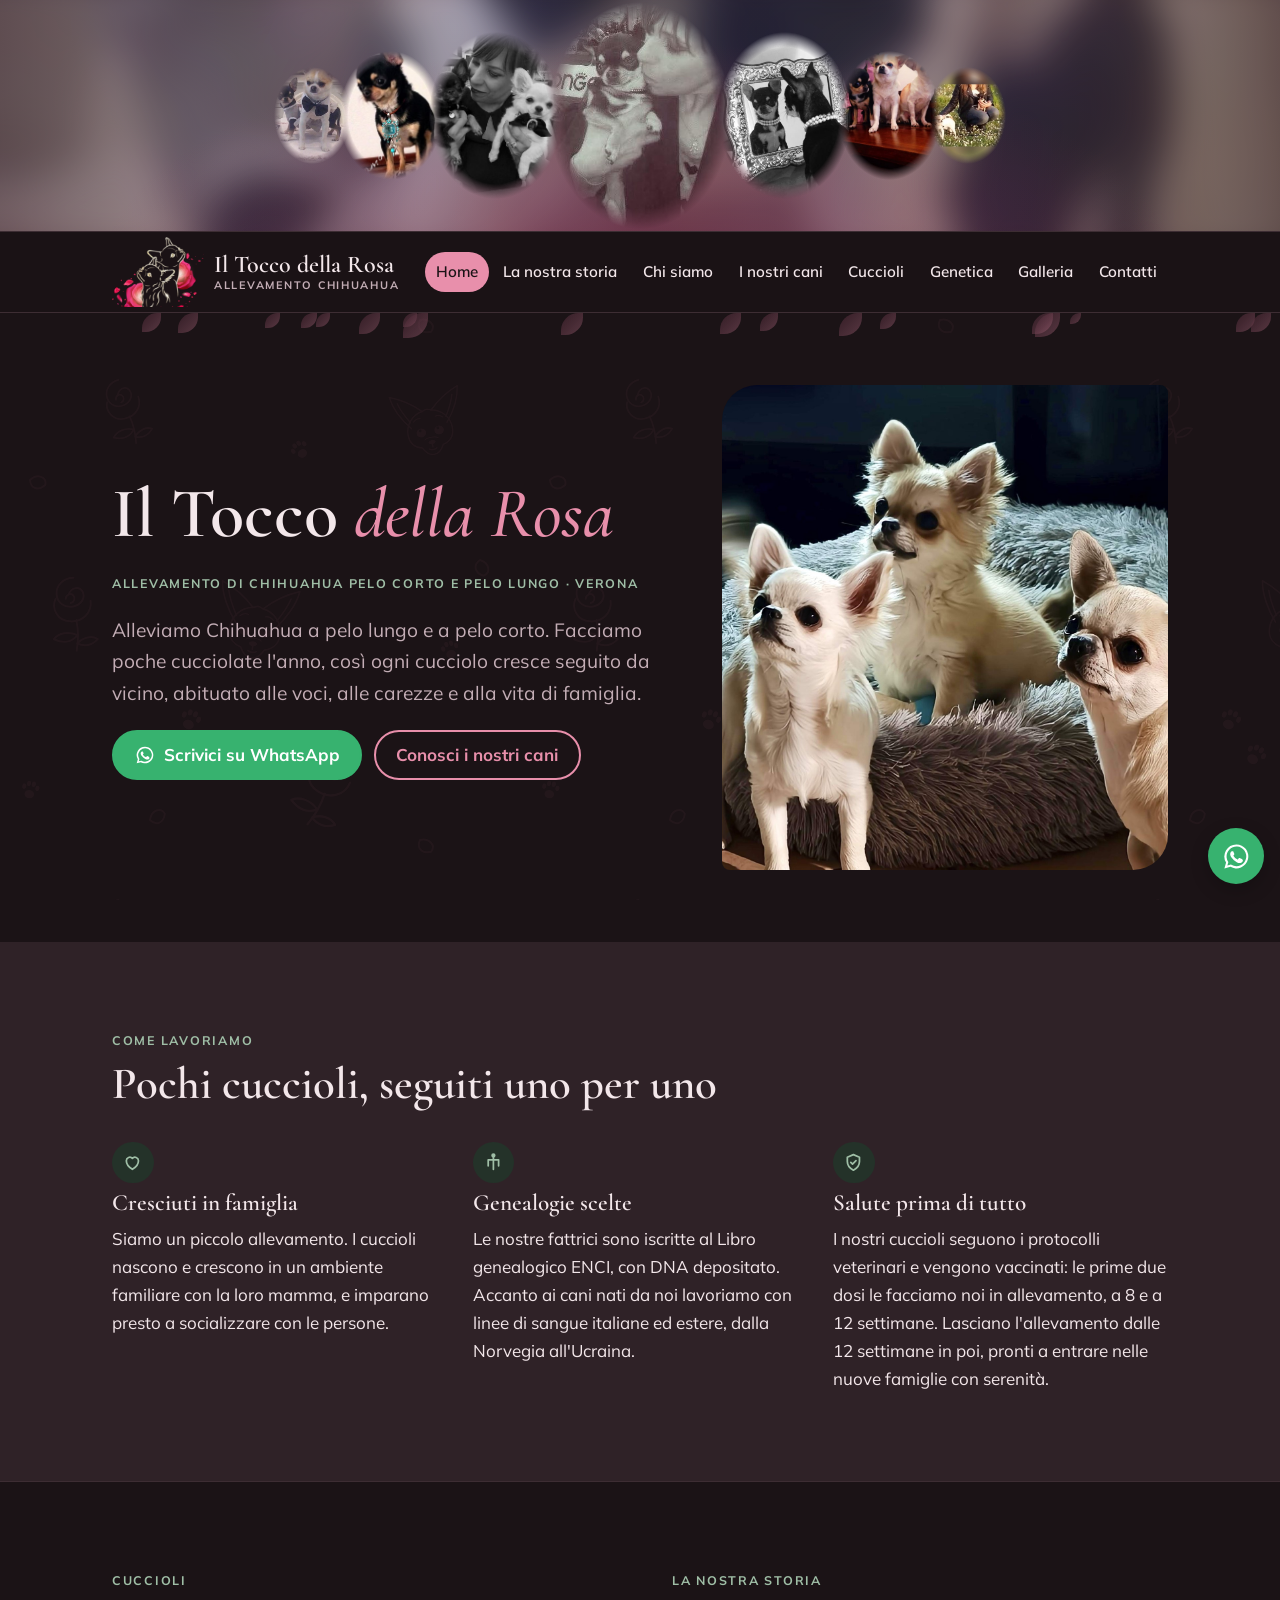
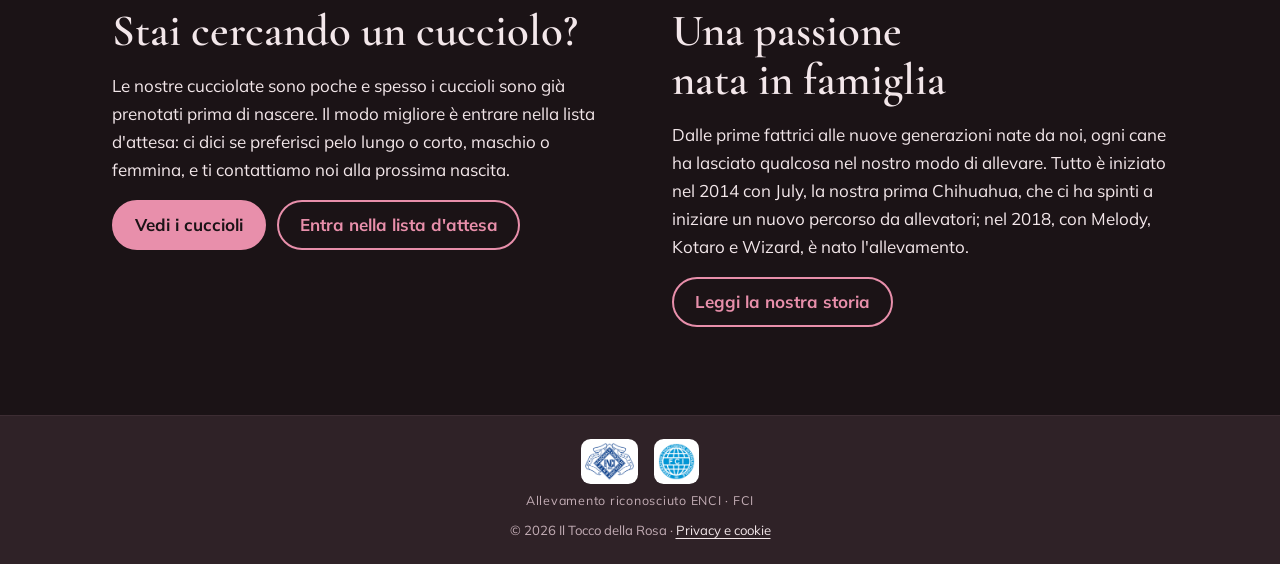
<file: index.html>
<!doctype html>
<html lang="it">
<head>
<meta charset="utf-8">
<meta name="viewport" content="width=device-width, initial-scale=1, viewport-fit=cover">
<title>Allevamento Chihuahua Verona · Il Tocco della Rosa</title>
<meta name="claude:viewport-fit-sides" content="cover">
<meta name="description" content="Il Tocco della Rosa, allevamento familiare di Chihuahua a pelo corto e a pelo lungo a Isola della Scala (Verona). Poche cucciolate l'anno, cani con pedigree ENCI e test sanitari.">
<link rel="canonical" href="https://www.iltoccodellarosa.it/">
<meta property="og:title" content="Allevamento Chihuahua Verona · Il Tocco della Rosa">
<meta property="og:description" content="Il Tocco della Rosa, allevamento familiare di Chihuahua a pelo corto e a pelo lungo a Isola della Scala (Verona). Poche cucciolate l'anno, cani con pedigree ENCI e test sanitari.">
<meta property="og:type" content="website">
<meta property="og:locale" content="it_IT">
<meta property="og:url" content="https://www.iltoccodellarosa.it/">
<meta property="og:image" content="https://www.iltoccodellarosa.it/assets/img/logo.png">
<link rel="icon" href="assets/img/favicon.png" type="image/png">
<link rel="apple-touch-icon" href="assets/img/apple-touch-icon.png">
<meta name="color-scheme" content="dark">
<meta name="theme-color" content="#1b1316">
<link rel="stylesheet" href="assets/style.css">
<script type="application/ld+json">{"@context": "https://schema.org", "@type": "LocalBusiness", "name": "Il Tocco della Rosa", "description": "Allevamento familiare di Chihuahua a pelo corto e a pelo lungo", "url": "https://www.iltoccodellarosa.it/", "logo": "https://www.iltoccodellarosa.it/assets/img/logo.png", "image": "https://www.iltoccodellarosa.it/assets/img/logo.png", "telephone": "+39 351 712 8012", "email": "info@iltoccodellarosa.it", "address": {"@type": "PostalAddress", "addressLocality": "Isola della Scala", "postalCode": "37063", "addressRegion": "VR", "addressCountry": "IT"}, "areaServed": "Verona", "sameAs": ["https://www.facebook.com/iltoccodellarosa/", "https://www.instagram.com/iltoccodellarosa/", "https://www.tiktok.com/@iltoccodellarosa"]}</script>
</head>
<body>
<div class="banner-cani" data-banner-cani></div>
<header class="top">
  <div class="wrap">
    <a class="marchio" href="index.html"><img src="assets/img/emblema.png" alt="" width="240" height="183"><span>Il Tocco della Rosa<small>Allevamento Chihuahua</small></span></a>
    <button class="menu-btn" type="button" aria-expanded="false" aria-controls="menu">Menu</button>
    <nav class="principale" id="menu" aria-label="Menu principale"><ul><li><a href="index.html" aria-current="page">Home</a></li><li><a href="storia.html">La nostra storia</a></li><li><a href="chi-siamo.html">Chi siamo</a></li><li><a href="cani.html">I nostri cani</a></li><li><a href="cuccioli.html">Cuccioli</a></li><li><a href="genetica.html">Genetica</a></li><li><a href="galleria.html">Galleria</a></li><li><a href="contatti.html">Contatti</a></li></ul></nav>
  </div>
</header>
<main>

<section class="apertura">
  <div class="wrap">
    <div class="stack">
      <h1>Il Tocco <em>della Rosa</em></h1>
      <p class="eyebrow">Allevamento di Chihuahua Pelo Corto e Pelo lungo · Verona</p>
      <p class="lead">Alleviamo Chihuahua a pelo lungo e a pelo corto. Facciamo poche cucciolate l'anno, così ogni cucciolo cresce seguito da vicino, abituato alle voci, alle carezze e alla vita di famiglia.</p>
      <div class="azioni">
        <a class="btn wa" data-wa="Ciao, vorrei informazioni sui vostri cuccioli" href="contatti.html"><svg viewBox="0 0 24 24" fill="currentColor" aria-hidden="true"><path d="M12 2a10 10 0 0 0-8.6 15.1L2 22l5-1.3A10 10 0 1 0 12 2Zm0 18.2a8.2 8.2 0 0 1-4.2-1.2l-.3-.2-3 .8.8-2.9-.2-.3A8.2 8.2 0 1 1 12 20.2Zm4.5-6.1c-.2-.1-1.5-.7-1.7-.8s-.4-.1-.6.1-.7.8-.8 1-.3.2-.5.1a6.7 6.7 0 0 1-3.3-2.9c-.3-.4.3-.4.7-1.3.1-.2 0-.3 0-.4l-.8-1.8c-.2-.5-.4-.4-.6-.4h-.5a1 1 0 0 0-.7.3 3 3 0 0 0-.9 2.2 5.1 5.1 0 0 0 1.1 2.7 11.6 11.6 0 0 0 4.4 3.9c1.6.7 2.3.8 3.1.6a2.7 2.7 0 0 0 1.8-1.2 2.2 2.2 0 0 0 .2-1.3c-.1-.1-.3-.2-.5-.3Z"/></svg>Scrivici su WhatsApp</a>
        <a class="btn" href="cani.html">Conosci i nostri cani</a>
      </div>
    </div>
    <div data-copertina><div class="petalo foto-vuota"><div><svg viewBox="0 0 48 48" fill="none" stroke="currentColor" stroke-width="2.2" stroke-linecap="round" aria-hidden="true"><path d="M24 30c-7 0-11-5-11-11 4 0 7 1 9 3 0-5 1-9 2-12 1 3 2 7 2 12 2-2 5-3 9-3 0 6-4 11-11 11Z"/><path d="M24 30v12M24 38c-3-3-6-4-9-4M24 36c2-2 5-3 8-3"/></svg>Qui andrà la foto di copertina</div></div></div>
  </div>
</section>

<section class="sezione tinta">
  <div class="wrap">
    <div class="intestazione">
      <p class="eyebrow">Come lavoriamo</p>
      <h2>Pochi cuccioli, seguiti uno per uno</h2>
    </div>
    <div class="punti">
      <div class="punto"><span class="segno"><svg viewBox="0 0 24 24" fill="none" stroke="currentColor" stroke-width="2" stroke-linecap="round" stroke-linejoin="round" aria-hidden="true"><path d="M12 20s-7-4.4-7-10a4 4 0 0 1 7-2.6A4 4 0 0 1 19 10c0 5.6-7 10-7 10Z"/></svg></span><h3>Cresciuti in famiglia</h3><p>Siamo un piccolo allevamento. I cuccioli nascono e crescono in un ambiente familiare con la loro mamma, e imparano presto a socializzare con le persone.</p></div>
      <div class="punto"><span class="segno"><svg viewBox="0 0 24 24" fill="none" stroke="currentColor" stroke-width="2" stroke-linecap="round" stroke-linejoin="round" aria-hidden="true"><path d="M12 4v16M12 9H6v4M12 9h6v4M6 13v3M18 13v3"/><circle cx="12" cy="4" r="1.5"/></svg></span><h3>Genealogie scelte</h3><p>Le nostre fattrici sono iscritte al Libro genealogico ENCI, con DNA depositato. Accanto ai cani nati da noi lavoriamo con linee di sangue italiane ed estere, dalla Norvegia all'Ucraina.</p></div>
      <div class="punto"><span class="segno"><svg viewBox="0 0 24 24" fill="none" stroke="currentColor" stroke-width="2" stroke-linecap="round" stroke-linejoin="round" aria-hidden="true"><path d="M12 3 5 6v5c0 4.5 3 8 7 10 4-2 7-5.5 7-10V6l-7-3Z"/><path d="m9 12 2 2 4-4"/></svg></span><h3>Salute prima di tutto</h3><p>I nostri cuccioli seguono i protocolli veterinari e vengono vaccinati: le prime due dosi le facciamo noi in allevamento, a 8 e a 12 settimane. Lasciano l'allevamento dalle 12 settimane in poi, pronti a entrare nelle nuove famiglie con serenità.</p></div>
    </div>
  </div>
</section>

<section class="sezione">
  <div class="wrap duo">
    <div class="stack">
      <p class="eyebrow">Cuccioli</p>
      <h2>Stai cercando un cucciolo?</h2>
      <p>Le nostre cucciolate sono poche e spesso i cuccioli sono già prenotati prima di nascere. Il modo migliore è entrare nella lista d'attesa: ci dici se preferisci pelo lungo o corto, maschio o femmina, e ti contattiamo noi alla prossima nascita.</p>
      <div class="azioni"><a class="btn pieno" href="cuccioli.html">Vedi i cuccioli</a><a class="btn" href="contatti.html?modulo">Entra nella lista d'attesa</a></div>
    </div>
    <div class="stack">
      <p class="eyebrow">La nostra storia</p>
      <h2>Una passione nata in famiglia</h2>
      <p>Dalle prime fattrici alle nuove generazioni nate da noi, ogni cane ha lasciato qualcosa nel nostro modo di allevare. Tutto è iniziato nel 2014 con July, la nostra prima Chihuahua, che ci ha spinti a iniziare un nuovo percorso da allevatori; nel 2018, con Melody, Kotaro e Wizard, è nato l'allevamento.</p>
      <div class="azioni"><a class="btn" href="storia.html">Leggi la nostra storia</a></div>
    </div>
  </div>
</section>

</main>
<footer class="piede">
  <div class="wrap">
    <div>
      <h2>Il Tocco della Rosa</h2>
      <p class="muted">Piccolo allevamento di Chihuahua a pelo lungo e a pelo corto.</p>
    </div>
    <div>
      <h2>Pagine</h2>
      <ul><li><a href="storia.html">La nostra storia</a></li><li><a href="chi-siamo.html">Chi siamo</a></li><li><a href="cani.html">I nostri cani</a></li><li><a href="cuccioli.html">Cuccioli</a></li><li><a href="genetica.html">Genetica</a></li><li><a href="galleria.html">Galleria</a></li><li><a href="contatti.html">Contatti</a></li></ul>
    </div>
    <div>
      <h2>Contatti</h2>
      <ul>
        <li>WhatsApp: <span data-wa-numero></span></li>
        <li>Email: <span data-email></span></li>
        <li>Zona: <span data-zona></span></li>
        <li><a href="https://www.facebook.com/iltoccodellarosa/" target="_blank" rel="noopener">Pagina Facebook</a></li>
        <li><a href="https://www.instagram.com/iltoccodellarosa/" target="_blank" rel="noopener">Instagram</a></li>
        <li><a href="https://www.tiktok.com/@iltoccodellarosa" target="_blank" rel="noopener">TikTok</a></li>
      </ul>
    </div>
    <p class="riconoscimento"><img src="assets/img/enci.png" alt="ENCI" width="80" height="60" loading="lazy"><img src="assets/img/fci.png" alt="FCI" width="60" height="60" loading="lazy"><span>Allevamento riconosciuto ENCI · FCI</span></p>
    <p class="fine">© <span data-anno>2026</span> Il Tocco della Rosa · <a href="privacy.html">Privacy e cookie</a></p>
  </div>
</footer>
<a class="wa-fisso" data-wa="Ciao, vi scrivo dal sito Il Tocco della Rosa" href="contatti.html" aria-label="Scrivici su WhatsApp"><svg viewBox="0 0 24 24" fill="currentColor" aria-hidden="true"><path d="M12 2a10 10 0 0 0-8.6 15.1L2 22l5-1.3A10 10 0 1 0 12 2Zm0 18.2a8.2 8.2 0 0 1-4.2-1.2l-.3-.2-3 .8.8-2.9-.2-.3A8.2 8.2 0 1 1 12 20.2Zm4.5-6.1c-.2-.1-1.5-.7-1.7-.8s-.4-.1-.6.1-.7.8-.8 1-.3.2-.5.1a6.7 6.7 0 0 1-3.3-2.9c-.3-.4.3-.4.7-1.3.1-.2 0-.3 0-.4l-.8-1.8c-.2-.5-.4-.4-.6-.4h-.5a1 1 0 0 0-.7.3 3 3 0 0 0-.9 2.2 5.1 5.1 0 0 0 1.1 2.7 11.6 11.6 0 0 0 4.4 3.9c1.6.7 2.3.8 3.1.6a2.7 2.7 0 0 0 1.8-1.2 2.2 2.2 0 0 0 .2-1.3c-.1-.1-.3-.2-.5-.3Z"/></svg></a>
<script src="assets/config.js"></script>
<script src="assets/site.js"></script></body>
</html>
</file>
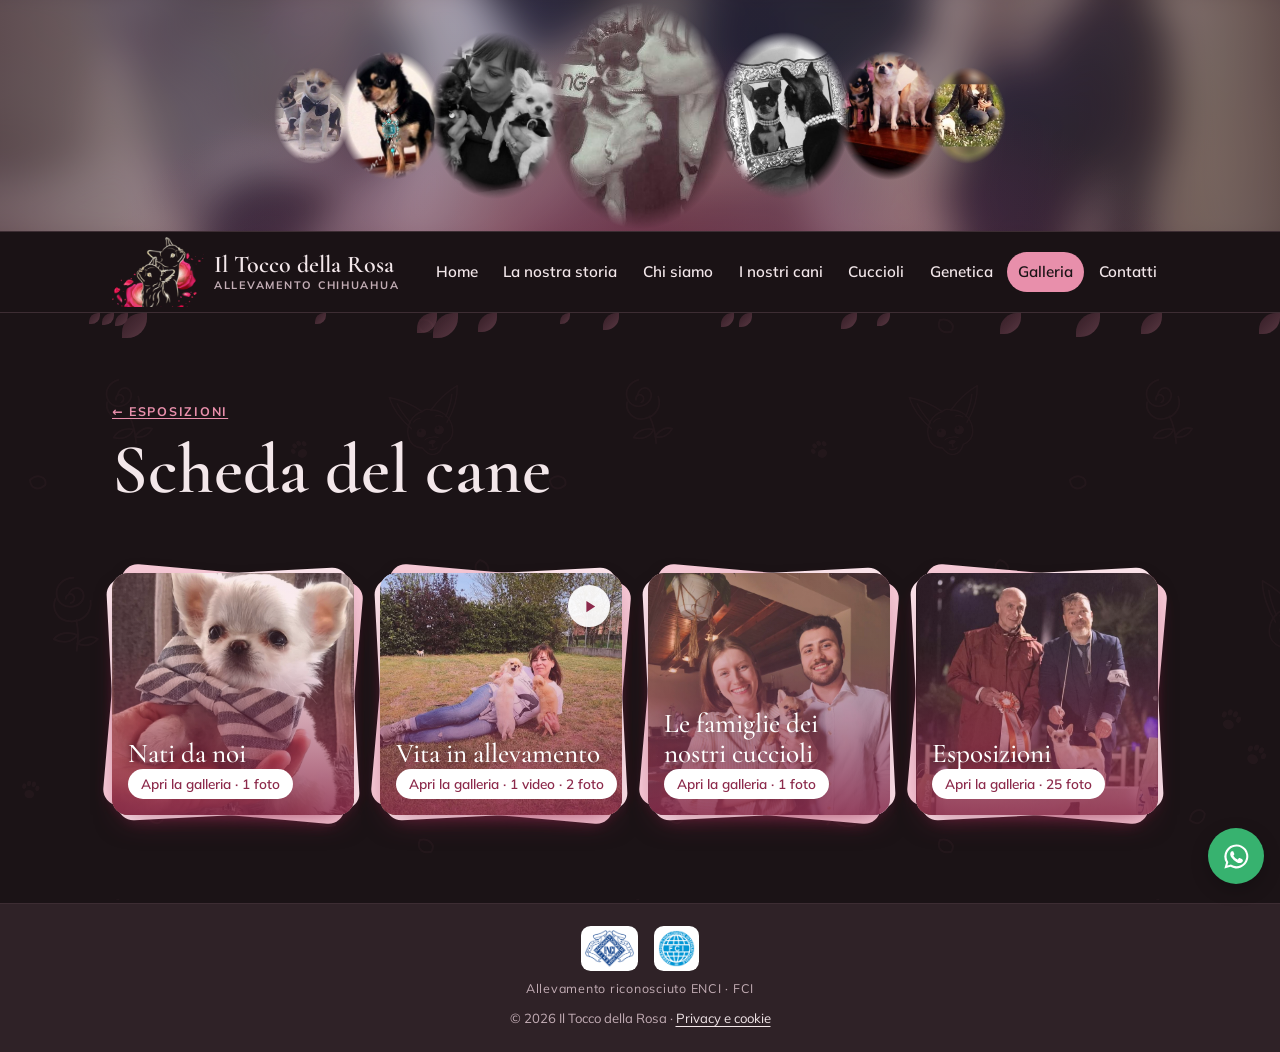
<file: cane.html>
<!doctype html>
<html lang="it">
<head>
<meta charset="utf-8">
<meta name="viewport" content="width=device-width, initial-scale=1, viewport-fit=cover">
<title>Scheda del cane · Il Tocco della Rosa</title>
<meta name="claude:viewport-fit-sides" content="cover">
<meta name="description" content="Le foto e i titoli dei nostri cani in esposizione, allevamento Il Tocco della Rosa, Isola della Scala (Verona).">
<meta property="og:title" content="Scheda del cane · Il Tocco della Rosa">
<meta property="og:description" content="Le foto e i titoli dei nostri cani in esposizione, allevamento Il Tocco della Rosa, Isola della Scala (Verona).">
<meta property="og:type" content="website">
<meta property="og:locale" content="it_IT">
<meta property="og:image" content="https://www.iltoccodellarosa.it/assets/img/logo.png">
<link rel="icon" href="assets/img/favicon.png" type="image/png">
<link rel="apple-touch-icon" href="assets/img/apple-touch-icon.png">
<meta name="color-scheme" content="dark">
<meta name="theme-color" content="#1b1316">
<link rel="stylesheet" href="assets/style.css">
</head>
<body>
<div class="banner-cani" data-banner-cani></div>
<header class="top">
  <div class="wrap">
    <a class="marchio" href="index.html"><img src="assets/img/emblema.png" alt="" width="240" height="183"><span>Il Tocco della Rosa<small>Allevamento Chihuahua</small></span></a>
    <button class="menu-btn" type="button" aria-expanded="false" aria-controls="menu">Menu</button>
    <nav class="principale" id="menu" aria-label="Menu principale"><ul><li><a href="index.html">Home</a></li><li><a href="storia.html">La nostra storia</a></li><li><a href="chi-siamo.html">Chi siamo</a></li><li><a href="cani.html">I nostri cani</a></li><li><a href="cuccioli.html">Cuccioli</a></li><li><a href="genetica.html">Genetica</a></li><li><a href="galleria.html" aria-current="page">Galleria</a></li><li><a href="contatti.html">Contatti</a></li></ul></nav>
  </div>
</header>
<main>

<section class="sezione">
  <div class="wrap">
    <div class="intestazione">
      <p class="eyebrow"><a href="galleria.html?sezione=Esposizioni">← Esposizioni</a></p>
      <h1>Scheda del cane</h1>
      <p class="titoli-cane" id="cane-titoli"></p>
    </div>
    <div class="galleria" id="galleria"></div>
  </div>
</section>

</main>
<footer class="piede">
  <div class="wrap">
    <div>
      <h2>Il Tocco della Rosa</h2>
      <p class="muted">Piccolo allevamento di Chihuahua a pelo lungo e a pelo corto.</p>
    </div>
    <div>
      <h2>Pagine</h2>
      <ul><li><a href="storia.html">La nostra storia</a></li><li><a href="chi-siamo.html">Chi siamo</a></li><li><a href="cani.html">I nostri cani</a></li><li><a href="cuccioli.html">Cuccioli</a></li><li><a href="genetica.html">Genetica</a></li><li><a href="galleria.html">Galleria</a></li><li><a href="contatti.html">Contatti</a></li></ul>
    </div>
    <div>
      <h2>Contatti</h2>
      <ul>
        <li>WhatsApp: <span data-wa-numero></span></li>
        <li>Email: <span data-email></span></li>
        <li>Zona: <span data-zona></span></li>
        <li><a href="https://www.facebook.com/iltoccodellarosa/" target="_blank" rel="noopener">Pagina Facebook</a></li>
        <li><a href="https://www.instagram.com/iltoccodellarosa/" target="_blank" rel="noopener">Instagram</a></li>
        <li><a href="https://www.tiktok.com/@iltoccodellarosa" target="_blank" rel="noopener">TikTok</a></li>
      </ul>
    </div>
    <p class="riconoscimento"><img src="assets/img/enci.png" alt="ENCI" width="80" height="60" loading="lazy"><img src="assets/img/fci.png" alt="FCI" width="60" height="60" loading="lazy"><span>Allevamento riconosciuto ENCI · FCI</span></p>
    <p class="fine">© <span data-anno>2026</span> Il Tocco della Rosa · <a href="privacy.html">Privacy e cookie</a></p>
  </div>
</footer>
<a class="wa-fisso" data-wa="Ciao, vi scrivo dal sito Il Tocco della Rosa" href="contatti.html" aria-label="Scrivici su WhatsApp"><svg viewBox="0 0 24 24" fill="currentColor" aria-hidden="true"><path d="M12 2a10 10 0 0 0-8.6 15.1L2 22l5-1.3A10 10 0 1 0 12 2Zm0 18.2a8.2 8.2 0 0 1-4.2-1.2l-.3-.2-3 .8.8-2.9-.2-.3A8.2 8.2 0 1 1 12 20.2Zm4.5-6.1c-.2-.1-1.5-.7-1.7-.8s-.4-.1-.6.1-.7.8-.8 1-.3.2-.5.1a6.7 6.7 0 0 1-3.3-2.9c-.3-.4.3-.4.7-1.3.1-.2 0-.3 0-.4l-.8-1.8c-.2-.5-.4-.4-.6-.4h-.5a1 1 0 0 0-.7.3 3 3 0 0 0-.9 2.2 5.1 5.1 0 0 0 1.1 2.7 11.6 11.6 0 0 0 4.4 3.9c1.6.7 2.3.8 3.1.6a2.7 2.7 0 0 0 1.8-1.2 2.2 2.2 0 0 0 .2-1.3c-.1-.1-.3-.2-.5-.3Z"/></svg></a>
<script src="assets/config.js"></script>
<script src="assets/dati.js"></script>
<script src="assets/site.js"></script>
</body>
</html>
</file>
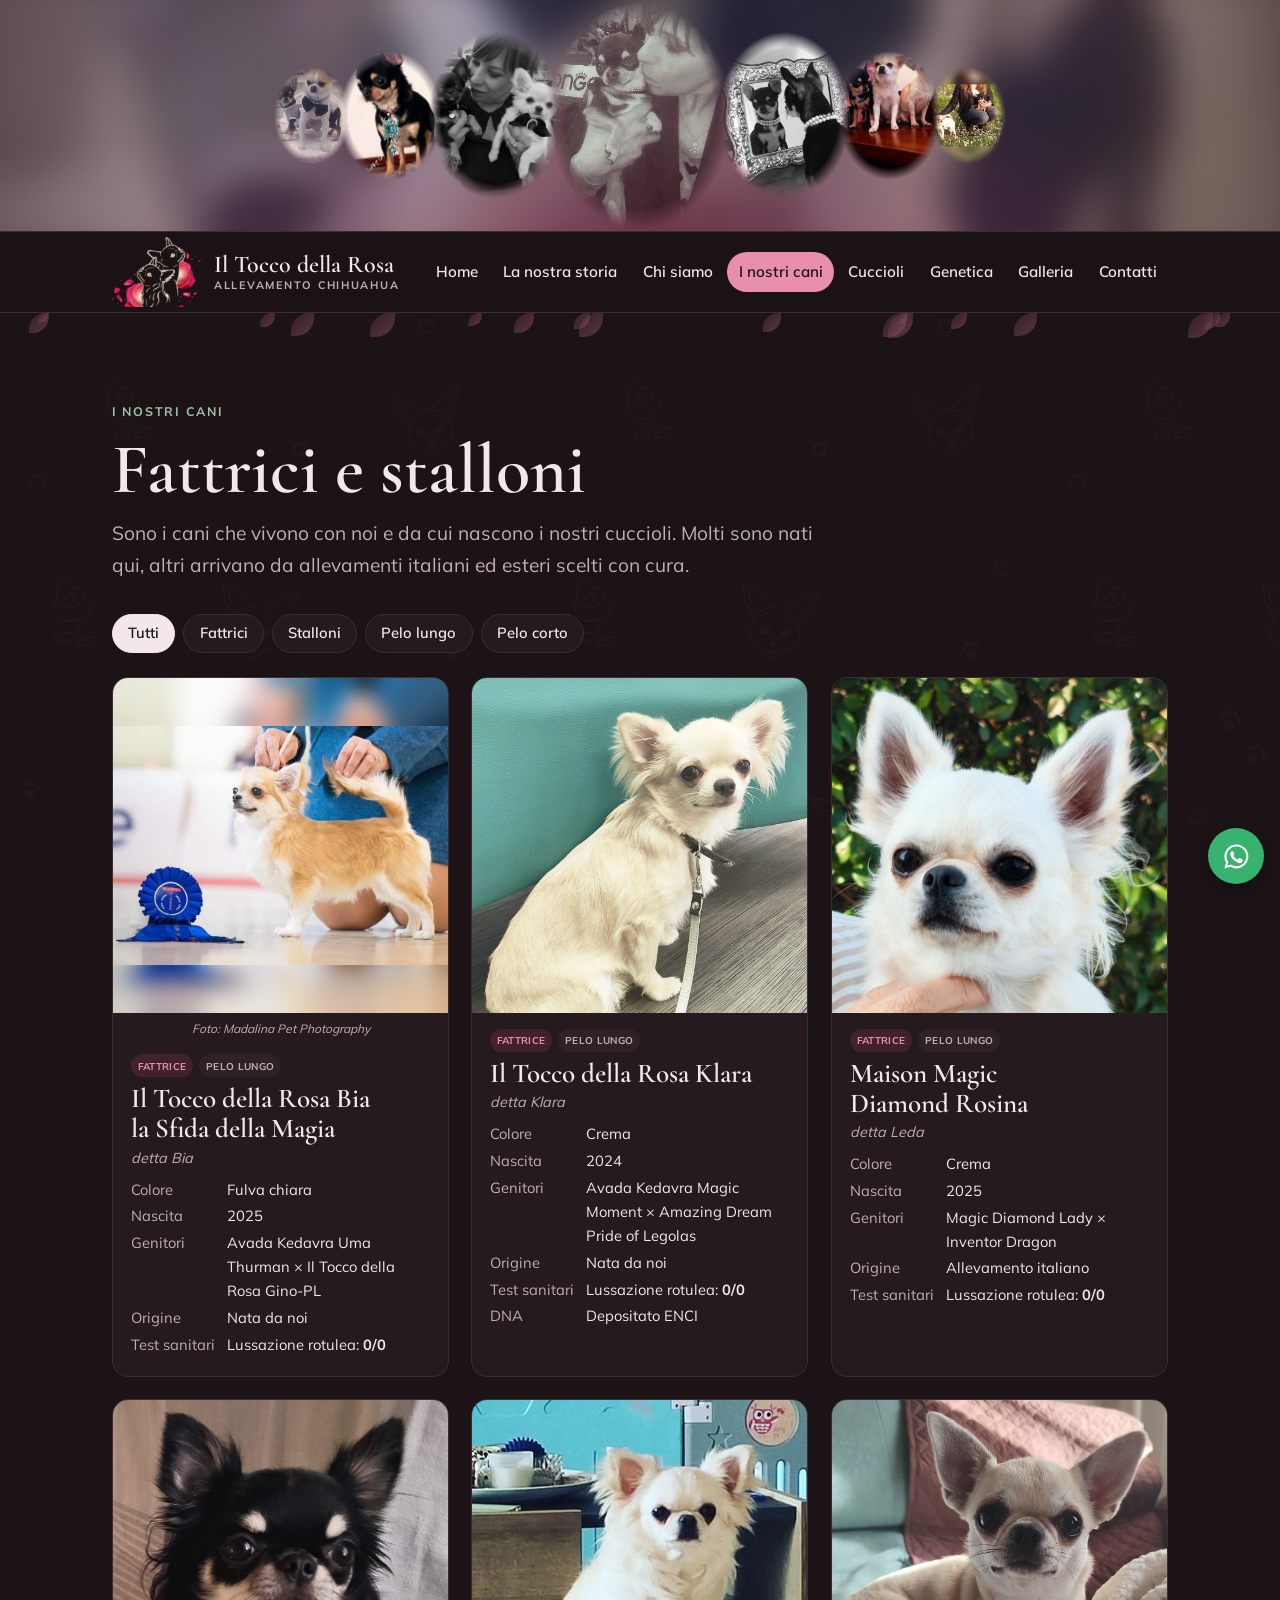
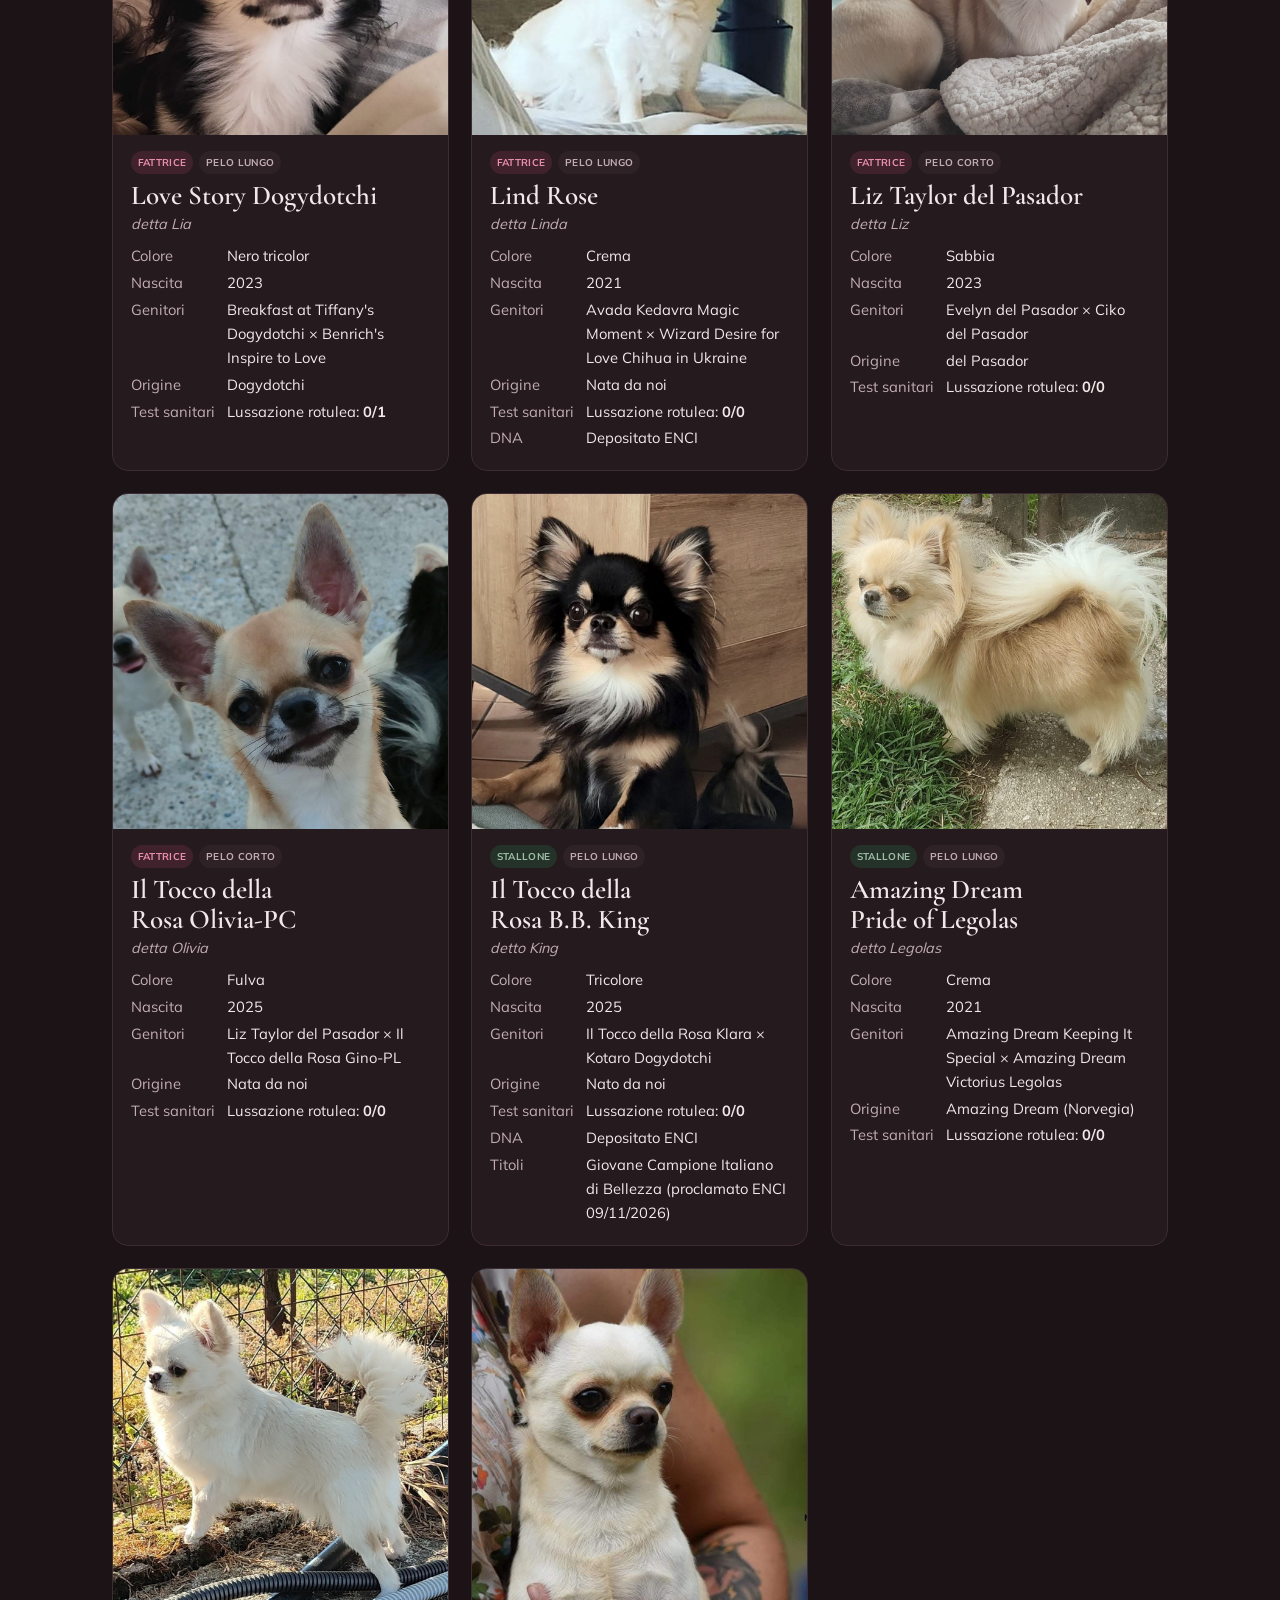
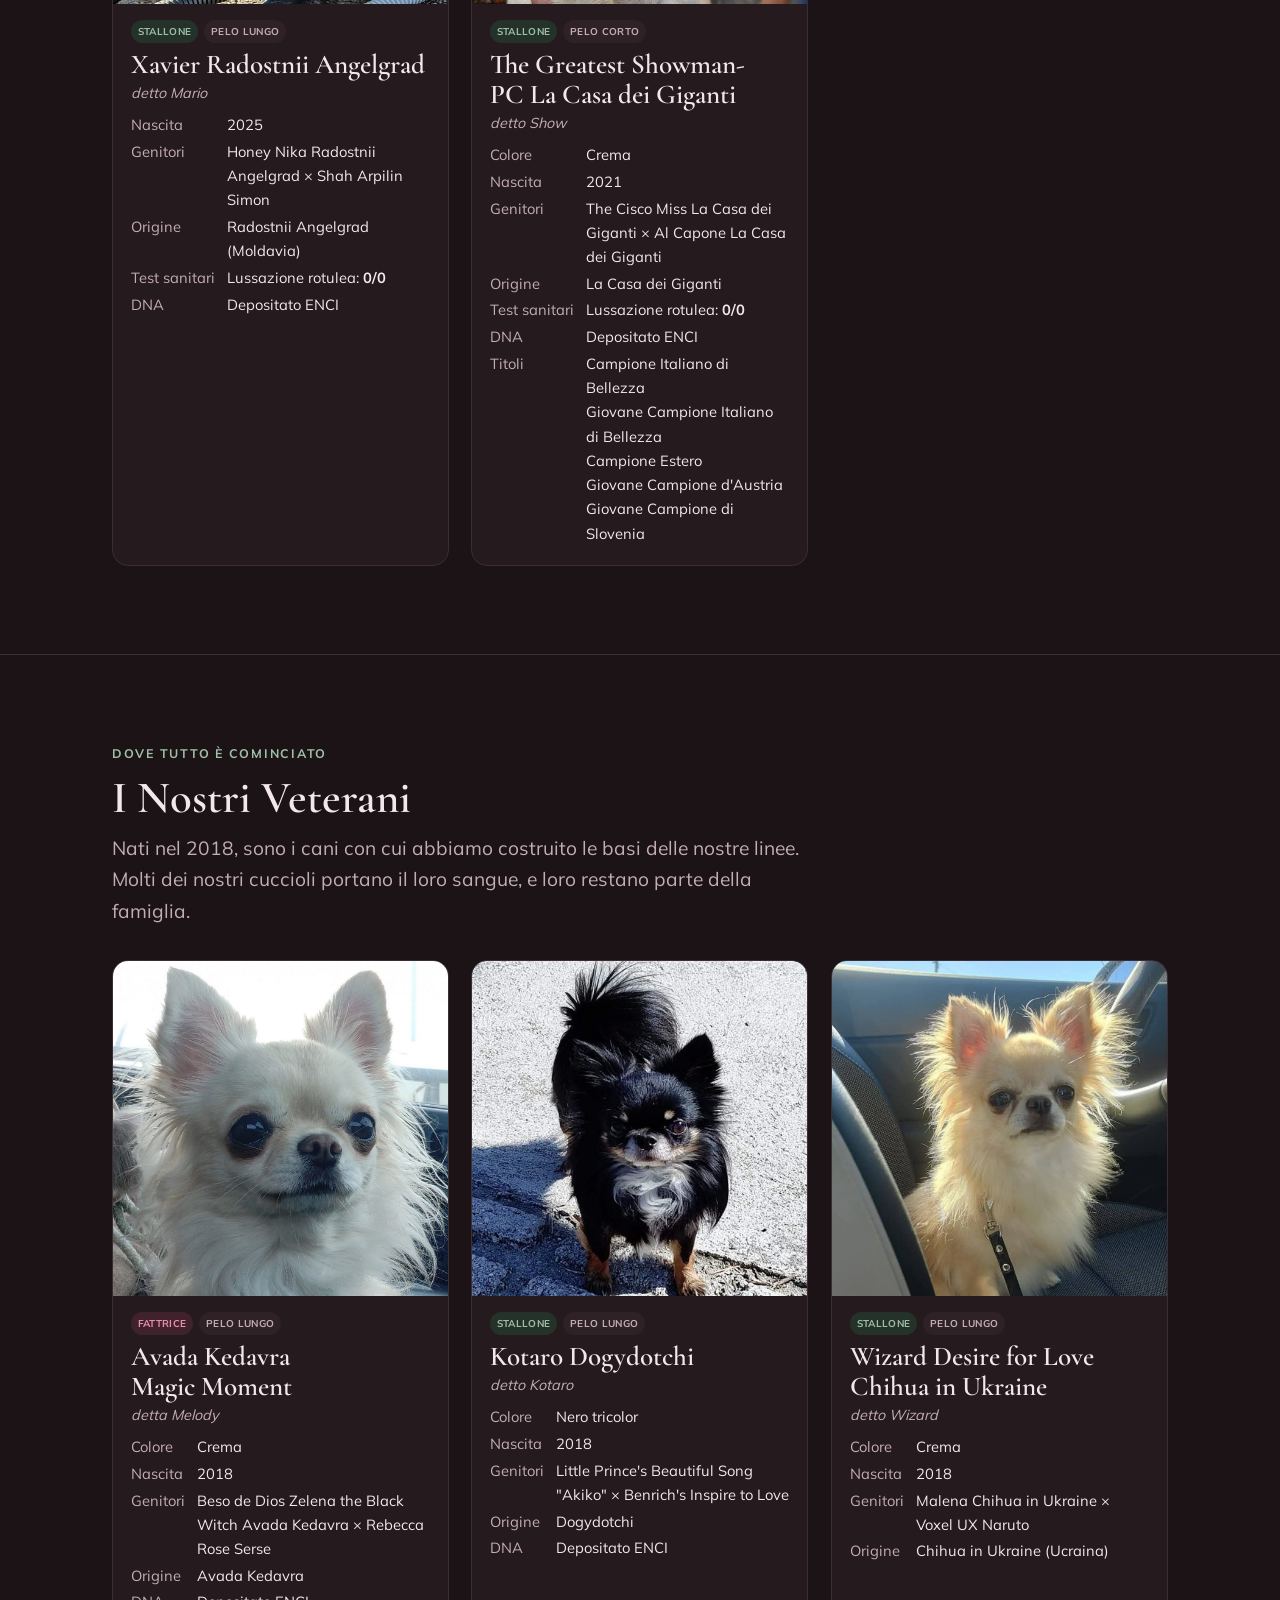
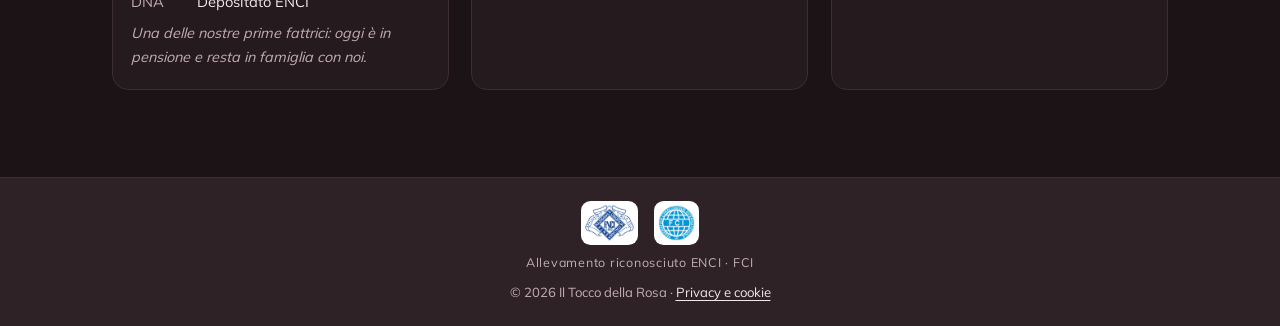
<file: cani.html>
<!doctype html>
<html lang="it">
<head>
<meta charset="utf-8">
<meta name="viewport" content="width=device-width, initial-scale=1, viewport-fit=cover">
<title>I nostri Chihuahua: fattrici e stalloni · Il Tocco della Rosa</title>
<meta name="claude:viewport-fit-sides" content="cover">
<meta name="description" content="Fattrici e stalloni Chihuahua a pelo corto e a pelo lungo con pedigree ENCI, test delle rotule e DNA depositato. Allevamento Il Tocco della Rosa, Verona.">
<link rel="canonical" href="https://www.iltoccodellarosa.it/cani.html">
<meta property="og:title" content="I nostri Chihuahua: fattrici e stalloni · Il Tocco della Rosa">
<meta property="og:description" content="Fattrici e stalloni Chihuahua a pelo corto e a pelo lungo con pedigree ENCI, test delle rotule e DNA depositato. Allevamento Il Tocco della Rosa, Verona.">
<meta property="og:type" content="website">
<meta property="og:locale" content="it_IT">
<meta property="og:url" content="https://www.iltoccodellarosa.it/cani.html">
<meta property="og:image" content="https://www.iltoccodellarosa.it/assets/img/logo.png">
<link rel="icon" href="assets/img/favicon.png" type="image/png">
<link rel="apple-touch-icon" href="assets/img/apple-touch-icon.png">
<meta name="color-scheme" content="dark">
<meta name="theme-color" content="#1b1316">
<link rel="stylesheet" href="assets/style.css">
</head>
<body>
<div class="banner-cani" data-banner-cani></div>
<header class="top">
  <div class="wrap">
    <a class="marchio" href="index.html"><img src="assets/img/emblema.png" alt="" width="240" height="183"><span>Il Tocco della Rosa<small>Allevamento Chihuahua</small></span></a>
    <button class="menu-btn" type="button" aria-expanded="false" aria-controls="menu">Menu</button>
    <nav class="principale" id="menu" aria-label="Menu principale"><ul><li><a href="index.html">Home</a></li><li><a href="storia.html">La nostra storia</a></li><li><a href="chi-siamo.html">Chi siamo</a></li><li><a href="cani.html" aria-current="page">I nostri cani</a></li><li><a href="cuccioli.html">Cuccioli</a></li><li><a href="genetica.html">Genetica</a></li><li><a href="galleria.html">Galleria</a></li><li><a href="contatti.html">Contatti</a></li></ul></nav>
  </div>
</header>
<main>

<section class="sezione">
  <div class="wrap">
    <div class="intestazione">
      <p class="eyebrow">I nostri cani</p>
      <h1>Fattrici e stalloni</h1>
      <p class="lead">Sono i cani che vivono con noi e da cui nascono i nostri cuccioli. Molti sono nati qui, altri arrivano da allevamenti italiani ed esteri scelti con cura.</p>
    </div>
    <div class="filtri" role="group" aria-label="Filtra i cani">
      <button type="button" data-filtro="tutti" aria-pressed="true">Tutti</button>
      <button type="button" data-filtro="F" aria-pressed="false">Fattrici</button>
      <button type="button" data-filtro="M" aria-pressed="false">Stalloni</button>
      <button type="button" data-filtro="PL" aria-pressed="false">Pelo lungo</button>
      <button type="button" data-filtro="PC" aria-pressed="false">Pelo corto</button>
    </div>
    <div class="griglia-cani" id="griglia-cani"></div>
  </div>
</section>

<section class="sezione">
  <div class="wrap">
    <div class="intestazione">
      <p class="eyebrow">Dove tutto è cominciato</p>
      <h2>I Nostri Veterani</h2>
      <p class="lead">Nati nel 2018, sono i cani con cui abbiamo costruito le basi delle nostre linee. Molti dei nostri cuccioli portano il loro sangue, e loro restano parte della famiglia.</p>
    </div>
    <div class="griglia-cani" id="griglia-veterani"></div>
  </div>
</section>

</main>
<footer class="piede">
  <div class="wrap">
    <div>
      <h2>Il Tocco della Rosa</h2>
      <p class="muted">Piccolo allevamento di Chihuahua a pelo lungo e a pelo corto.</p>
    </div>
    <div>
      <h2>Pagine</h2>
      <ul><li><a href="storia.html">La nostra storia</a></li><li><a href="chi-siamo.html">Chi siamo</a></li><li><a href="cani.html">I nostri cani</a></li><li><a href="cuccioli.html">Cuccioli</a></li><li><a href="genetica.html">Genetica</a></li><li><a href="galleria.html">Galleria</a></li><li><a href="contatti.html">Contatti</a></li></ul>
    </div>
    <div>
      <h2>Contatti</h2>
      <ul>
        <li>WhatsApp: <span data-wa-numero></span></li>
        <li>Email: <span data-email></span></li>
        <li>Zona: <span data-zona></span></li>
        <li><a href="https://www.facebook.com/iltoccodellarosa/" target="_blank" rel="noopener">Pagina Facebook</a></li>
        <li><a href="https://www.instagram.com/iltoccodellarosa/" target="_blank" rel="noopener">Instagram</a></li>
        <li><a href="https://www.tiktok.com/@iltoccodellarosa" target="_blank" rel="noopener">TikTok</a></li>
      </ul>
    </div>
    <p class="riconoscimento"><img src="assets/img/enci.png" alt="ENCI" width="80" height="60" loading="lazy"><img src="assets/img/fci.png" alt="FCI" width="60" height="60" loading="lazy"><span>Allevamento riconosciuto ENCI · FCI</span></p>
    <p class="fine">© <span data-anno>2026</span> Il Tocco della Rosa · <a href="privacy.html">Privacy e cookie</a></p>
  </div>
</footer>
<a class="wa-fisso" data-wa="Ciao, vi scrivo dal sito Il Tocco della Rosa" href="contatti.html" aria-label="Scrivici su WhatsApp"><svg viewBox="0 0 24 24" fill="currentColor" aria-hidden="true"><path d="M12 2a10 10 0 0 0-8.6 15.1L2 22l5-1.3A10 10 0 1 0 12 2Zm0 18.2a8.2 8.2 0 0 1-4.2-1.2l-.3-.2-3 .8.8-2.9-.2-.3A8.2 8.2 0 1 1 12 20.2Zm4.5-6.1c-.2-.1-1.5-.7-1.7-.8s-.4-.1-.6.1-.7.8-.8 1-.3.2-.5.1a6.7 6.7 0 0 1-3.3-2.9c-.3-.4.3-.4.7-1.3.1-.2 0-.3 0-.4l-.8-1.8c-.2-.5-.4-.4-.6-.4h-.5a1 1 0 0 0-.7.3 3 3 0 0 0-.9 2.2 5.1 5.1 0 0 0 1.1 2.7 11.6 11.6 0 0 0 4.4 3.9c1.6.7 2.3.8 3.1.6a2.7 2.7 0 0 0 1.8-1.2 2.2 2.2 0 0 0 .2-1.3c-.1-.1-.3-.2-.5-.3Z"/></svg></a>
<script src="assets/config.js"></script>
<script src="assets/dati.js"></script>
<script src="assets/site.js"></script>
</body>
</html>
</file>
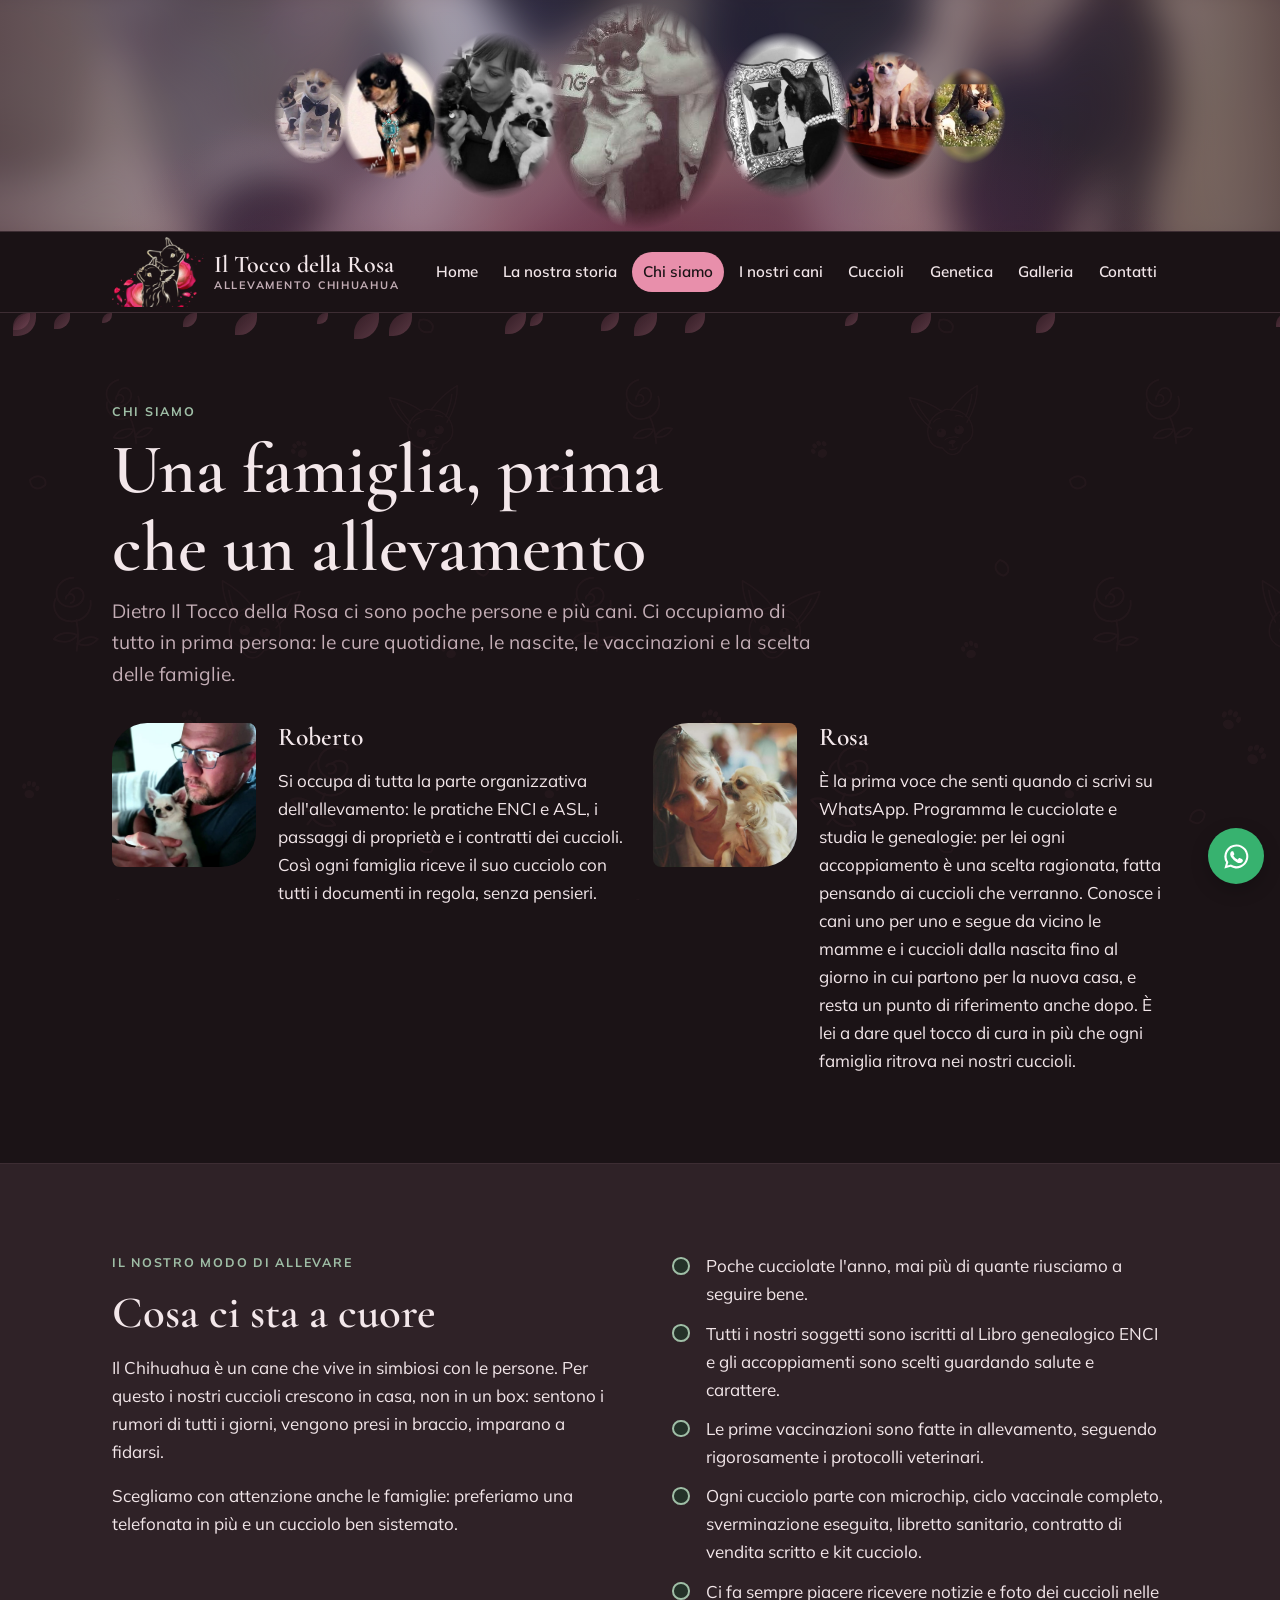
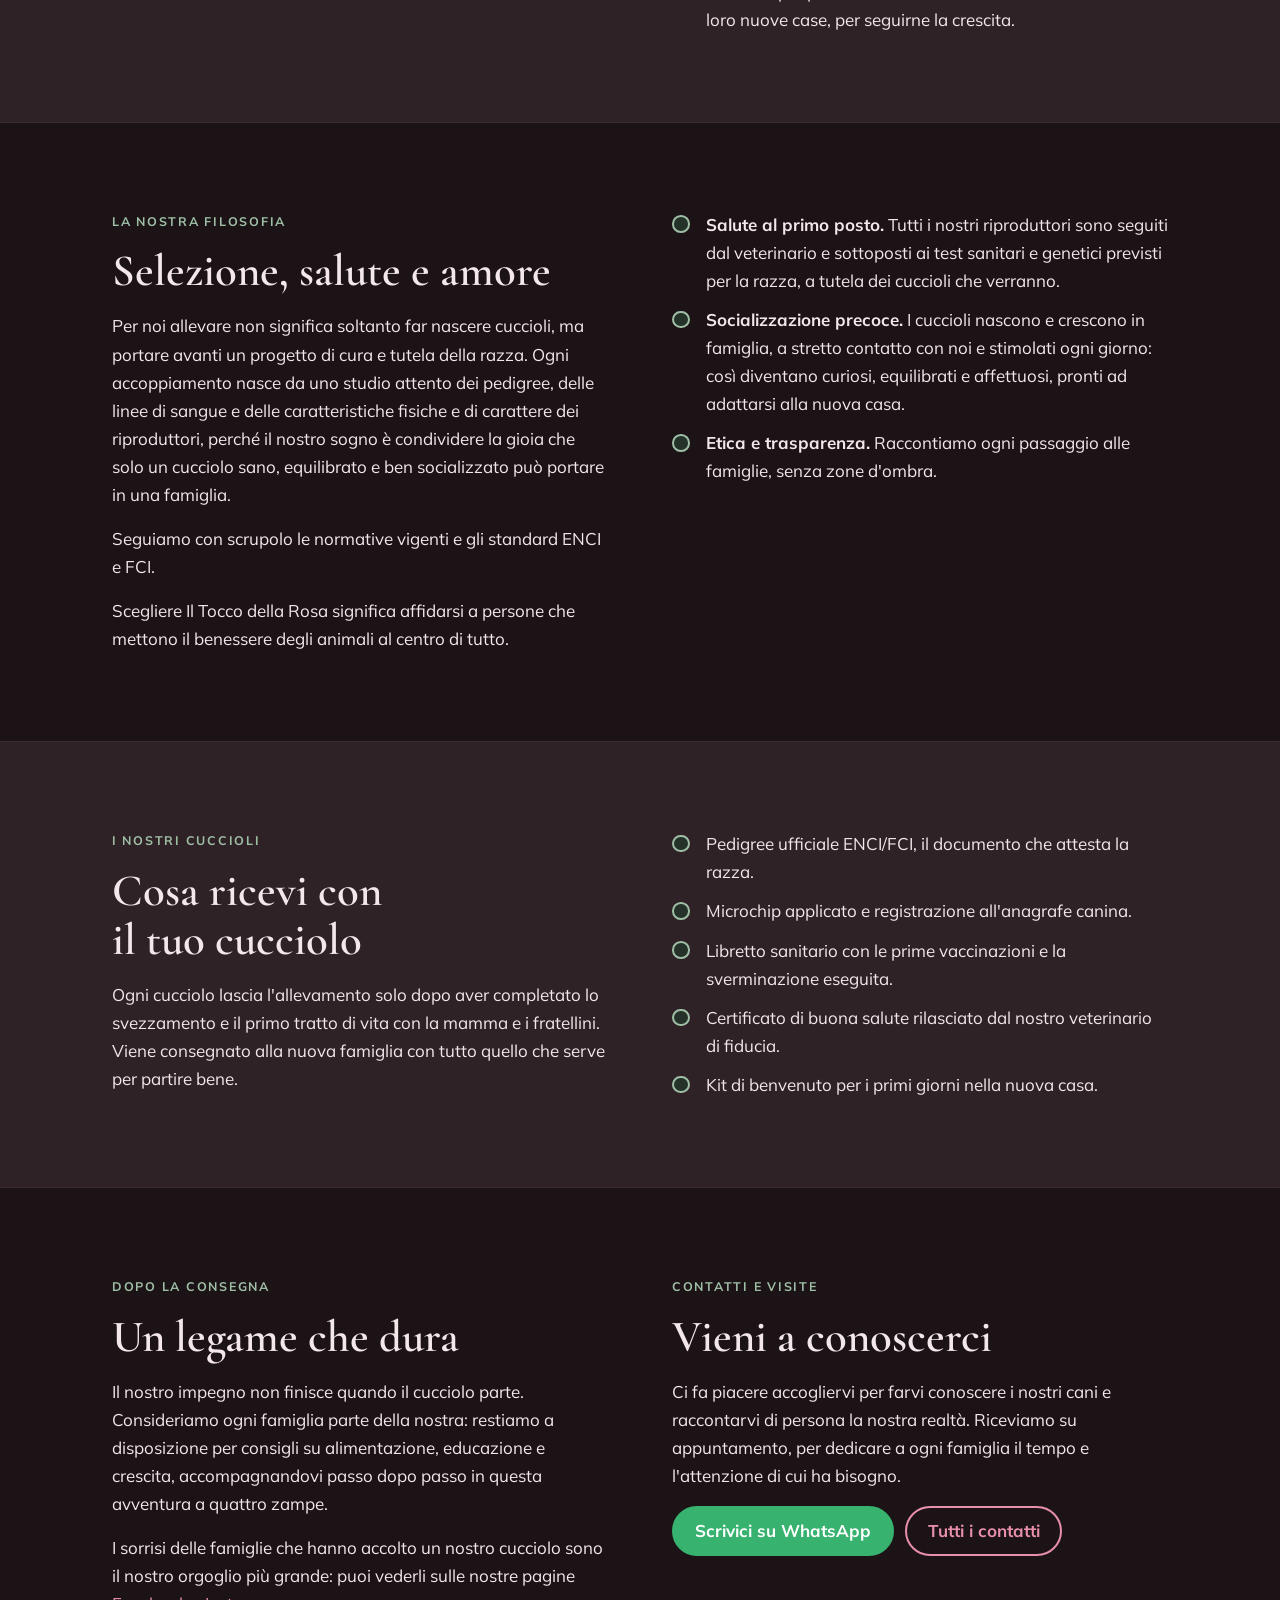
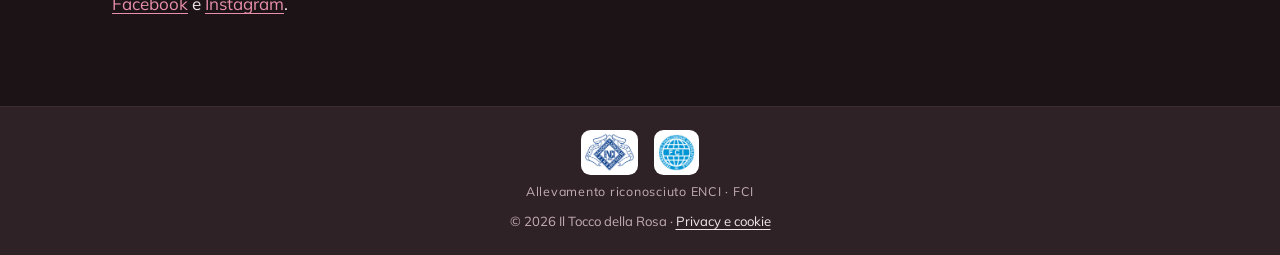
<file: chi-siamo.html>
<!doctype html>
<html lang="it">
<head>
<meta charset="utf-8">
<meta name="viewport" content="width=device-width, initial-scale=1, viewport-fit=cover">
<title>Chi siamo · Il Tocco della Rosa, Chihuahua a Verona</title>
<meta name="claude:viewport-fit-sides" content="cover">
<meta name="description" content="Roberto e Rosa, le persone dietro Il Tocco della Rosa: un piccolo allevamento familiare di Chihuahua a Isola della Scala (Verona).">
<link rel="canonical" href="https://www.iltoccodellarosa.it/chi-siamo.html">
<meta property="og:title" content="Chi siamo · Il Tocco della Rosa, Chihuahua a Verona">
<meta property="og:description" content="Roberto e Rosa, le persone dietro Il Tocco della Rosa: un piccolo allevamento familiare di Chihuahua a Isola della Scala (Verona).">
<meta property="og:type" content="website">
<meta property="og:locale" content="it_IT">
<meta property="og:url" content="https://www.iltoccodellarosa.it/chi-siamo.html">
<meta property="og:image" content="https://www.iltoccodellarosa.it/assets/img/logo.png">
<link rel="icon" href="assets/img/favicon.png" type="image/png">
<link rel="apple-touch-icon" href="assets/img/apple-touch-icon.png">
<meta name="color-scheme" content="dark">
<meta name="theme-color" content="#1b1316">
<link rel="stylesheet" href="assets/style.css">
</head>
<body>
<div class="banner-cani" data-banner-cani></div>
<header class="top">
  <div class="wrap">
    <a class="marchio" href="index.html"><img src="assets/img/emblema.png" alt="" width="240" height="183"><span>Il Tocco della Rosa<small>Allevamento Chihuahua</small></span></a>
    <button class="menu-btn" type="button" aria-expanded="false" aria-controls="menu">Menu</button>
    <nav class="principale" id="menu" aria-label="Menu principale"><ul><li><a href="index.html">Home</a></li><li><a href="storia.html">La nostra storia</a></li><li><a href="chi-siamo.html" aria-current="page">Chi siamo</a></li><li><a href="cani.html">I nostri cani</a></li><li><a href="cuccioli.html">Cuccioli</a></li><li><a href="genetica.html">Genetica</a></li><li><a href="galleria.html">Galleria</a></li><li><a href="contatti.html">Contatti</a></li></ul></nav>
  </div>
</header>
<main>

<section class="sezione">
  <div class="wrap">
    <div class="intestazione">
      <p class="eyebrow">Chi siamo</p>
      <h1>Una famiglia, prima che un allevamento</h1>
      <p class="lead">Dietro Il Tocco della Rosa ci sono poche persone e più cani. Ci occupiamo di tutto in prima persona: le cure quotidiane, le nascite, le vaccinazioni e la scelta delle famiglie.</p>
    </div>
    <div class="punti">
      <div class="persona"><div class="petalo"><img src="foto/chi-siamo/roberto.jpg" alt="Roberto con uno dei nostri Chihuahua a pelo lungo" loading="lazy"></div><div class="stack"><h3>Roberto</h3><p>Si occupa di tutta la parte organizzativa dell'allevamento: le pratiche ENCI e ASL, i passaggi di proprietà e i contratti dei cuccioli. Così ogni famiglia riceve il suo cucciolo con tutti i documenti in regola, senza pensieri.</p></div></div>
      <div class="persona"><div class="petalo"><img src="foto/chi-siamo/rosa.jpg" alt="Rosa con uno dei nostri Chihuahua a pelo lungo" loading="lazy"></div><div class="stack"><h3>Rosa</h3><p>È la prima voce che senti quando ci scrivi su WhatsApp. Programma le cucciolate e studia le genealogie: per lei ogni accoppiamento è una scelta ragionata, fatta pensando ai cuccioli che verranno. Conosce i cani uno per uno e segue da vicino le mamme e i cuccioli dalla nascita fino al giorno in cui partono per la nuova casa, e resta un punto di riferimento anche dopo. È lei a dare quel tocco di cura in più che ogni famiglia ritrova nei nostri cuccioli.</p></div></div>
    </div>
  </div>
</section>

<section class="sezione tinta">
  <div class="wrap duo">
    <div class="stack">
      <p class="eyebrow">Il nostro modo di allevare</p>
      <h2>Cosa ci sta a cuore</h2>
      <p>Il Chihuahua è un cane che vive in simbiosi con le persone. Per questo i nostri cuccioli crescono in casa, non in un box: sentono i rumori di tutti i giorni, vengono presi in braccio, imparano a fidarsi.</p>
      <p>Scegliamo con attenzione anche le famiglie: preferiamo una telefonata in più e un cucciolo ben sistemato.</p>
    </div>
    <ul class="spunte">
      <li>Poche cucciolate l'anno, mai più di quante riusciamo a seguire bene.</li>
      <li>Tutti i nostri soggetti sono iscritti al Libro genealogico ENCI e gli accoppiamenti sono scelti guardando salute e carattere.</li>
      <li>Le prime vaccinazioni sono fatte in allevamento, seguendo rigorosamente i protocolli veterinari.</li>
      <li>Ogni cucciolo parte con microchip, ciclo vaccinale completo, sverminazione eseguita, libretto sanitario, contratto di vendita scritto e kit cucciolo.</li>
      <li>Ci fa sempre piacere ricevere notizie e foto dei cuccioli nelle loro nuove case, per seguirne la crescita.</li>
    </ul>
  </div>
</section>


<section class="sezione">
  <div class="wrap duo">
    <div class="stack">
      <p class="eyebrow">La nostra filosofia</p>
      <h2>Selezione, salute e amore</h2>
      <p>Per noi allevare non significa soltanto far nascere cuccioli, ma portare avanti un progetto di cura e tutela della razza. Ogni accoppiamento nasce da uno studio attento dei pedigree, delle linee di sangue e delle caratteristiche fisiche e di carattere dei riproduttori, perché il nostro sogno è condividere la gioia che solo un cucciolo sano, equilibrato e ben socializzato può portare in una famiglia.</p>
      <p>Seguiamo con scrupolo le normative vigenti e gli standard ENCI e FCI.</p>
      <p>Scegliere Il Tocco della Rosa significa affidarsi a persone che mettono il benessere degli animali al centro di tutto.</p>
    </div>
    <ul class="spunte">
      <li><span><strong>Salute al primo posto.</strong> Tutti i nostri riproduttori sono seguiti dal veterinario e sottoposti ai test sanitari e genetici previsti per la razza, a tutela dei cuccioli che verranno.</span></li>
      <li><span><strong>Socializzazione precoce.</strong> I cuccioli nascono e crescono in famiglia, a stretto contatto con noi e stimolati ogni giorno: così diventano curiosi, equilibrati e affettuosi, pronti ad adattarsi alla nuova casa.</span></li>
      <li><span><strong>Etica e trasparenza.</strong> Raccontiamo ogni passaggio alle famiglie, senza zone d'ombra.</span></li>
    </ul>
  </div>
</section>

<section class="sezione tinta">
  <div class="wrap duo">
    <div class="stack">
      <p class="eyebrow">I nostri cuccioli</p>
      <h2>Cosa ricevi con il tuo cucciolo</h2>
      <p>Ogni cucciolo lascia l'allevamento solo dopo aver completato lo svezzamento e il primo tratto di vita con la mamma e i fratellini. Viene consegnato alla nuova famiglia con tutto quello che serve per partire bene.</p>
    </div>
    <ul class="spunte">
      <li>Pedigree ufficiale ENCI/FCI, il documento che attesta la razza.</li>
      <li>Microchip applicato e registrazione all'anagrafe canina.</li>
      <li>Libretto sanitario con le prime vaccinazioni e la sverminazione eseguita.</li>
      <li>Certificato di buona salute rilasciato dal nostro veterinario di fiducia.</li>
      <li>Kit di benvenuto per i primi giorni nella nuova casa.</li>
    </ul>
  </div>
</section>

<section class="sezione">
  <div class="wrap duo">
    <div class="stack">
      <p class="eyebrow">Dopo la consegna</p>
      <h2>Un legame che dura</h2>
      <p>Il nostro impegno non finisce quando il cucciolo parte. Consideriamo ogni famiglia parte della nostra: restiamo a disposizione per consigli su alimentazione, educazione e crescita, accompagnandovi passo dopo passo in questa avventura a quattro zampe.</p>
      <p>I sorrisi delle famiglie che hanno accolto un nostro cucciolo sono il nostro orgoglio più grande: puoi vederli sulle nostre pagine <a href="https://www.facebook.com/iltoccodellarosa/" target="_blank" rel="noopener">Facebook</a> e <a href="https://www.instagram.com/iltoccodellarosa/" target="_blank" rel="noopener">Instagram</a>.</p>
    </div>
    <div class="stack">
      <p class="eyebrow">Contatti e visite</p>
      <h2>Vieni a conoscerci</h2>
      <p>Ci fa piacere accogliervi per farvi conoscere i nostri cani e raccontarvi di persona la nostra realtà. Riceviamo su appuntamento, per dedicare a ogni famiglia il tempo e l'attenzione di cui ha bisogno.</p>
      <div class="azioni"><a class="btn wa" data-wa="Ciao, vorrei fissare una visita in allevamento" href="contatti.html">Scrivici su WhatsApp</a><a class="btn" href="contatti.html">Tutti i contatti</a></div>
    </div>
  </div>
</section>

</main>
<footer class="piede">
  <div class="wrap">
    <div>
      <h2>Il Tocco della Rosa</h2>
      <p class="muted">Piccolo allevamento di Chihuahua a pelo lungo e a pelo corto.</p>
    </div>
    <div>
      <h2>Pagine</h2>
      <ul><li><a href="storia.html">La nostra storia</a></li><li><a href="chi-siamo.html">Chi siamo</a></li><li><a href="cani.html">I nostri cani</a></li><li><a href="cuccioli.html">Cuccioli</a></li><li><a href="genetica.html">Genetica</a></li><li><a href="galleria.html">Galleria</a></li><li><a href="contatti.html">Contatti</a></li></ul>
    </div>
    <div>
      <h2>Contatti</h2>
      <ul>
        <li>WhatsApp: <span data-wa-numero></span></li>
        <li>Email: <span data-email></span></li>
        <li>Zona: <span data-zona></span></li>
        <li><a href="https://www.facebook.com/iltoccodellarosa/" target="_blank" rel="noopener">Pagina Facebook</a></li>
        <li><a href="https://www.instagram.com/iltoccodellarosa/" target="_blank" rel="noopener">Instagram</a></li>
        <li><a href="https://www.tiktok.com/@iltoccodellarosa" target="_blank" rel="noopener">TikTok</a></li>
      </ul>
    </div>
    <p class="riconoscimento"><img src="assets/img/enci.png" alt="ENCI" width="80" height="60" loading="lazy"><img src="assets/img/fci.png" alt="FCI" width="60" height="60" loading="lazy"><span>Allevamento riconosciuto ENCI · FCI</span></p>
    <p class="fine">© <span data-anno>2026</span> Il Tocco della Rosa · <a href="privacy.html">Privacy e cookie</a></p>
  </div>
</footer>
<a class="wa-fisso" data-wa="Ciao, vi scrivo dal sito Il Tocco della Rosa" href="contatti.html" aria-label="Scrivici su WhatsApp"><svg viewBox="0 0 24 24" fill="currentColor" aria-hidden="true"><path d="M12 2a10 10 0 0 0-8.6 15.1L2 22l5-1.3A10 10 0 1 0 12 2Zm0 18.2a8.2 8.2 0 0 1-4.2-1.2l-.3-.2-3 .8.8-2.9-.2-.3A8.2 8.2 0 1 1 12 20.2Zm4.5-6.1c-.2-.1-1.5-.7-1.7-.8s-.4-.1-.6.1-.7.8-.8 1-.3.2-.5.1a6.7 6.7 0 0 1-3.3-2.9c-.3-.4.3-.4.7-1.3.1-.2 0-.3 0-.4l-.8-1.8c-.2-.5-.4-.4-.6-.4h-.5a1 1 0 0 0-.7.3 3 3 0 0 0-.9 2.2 5.1 5.1 0 0 0 1.1 2.7 11.6 11.6 0 0 0 4.4 3.9c1.6.7 2.3.8 3.1.6a2.7 2.7 0 0 0 1.8-1.2 2.2 2.2 0 0 0 .2-1.3c-.1-.1-.3-.2-.5-.3Z"/></svg></a>
<script src="assets/config.js"></script>
<script src="assets/site.js"></script>
</body>
</html>
</file>
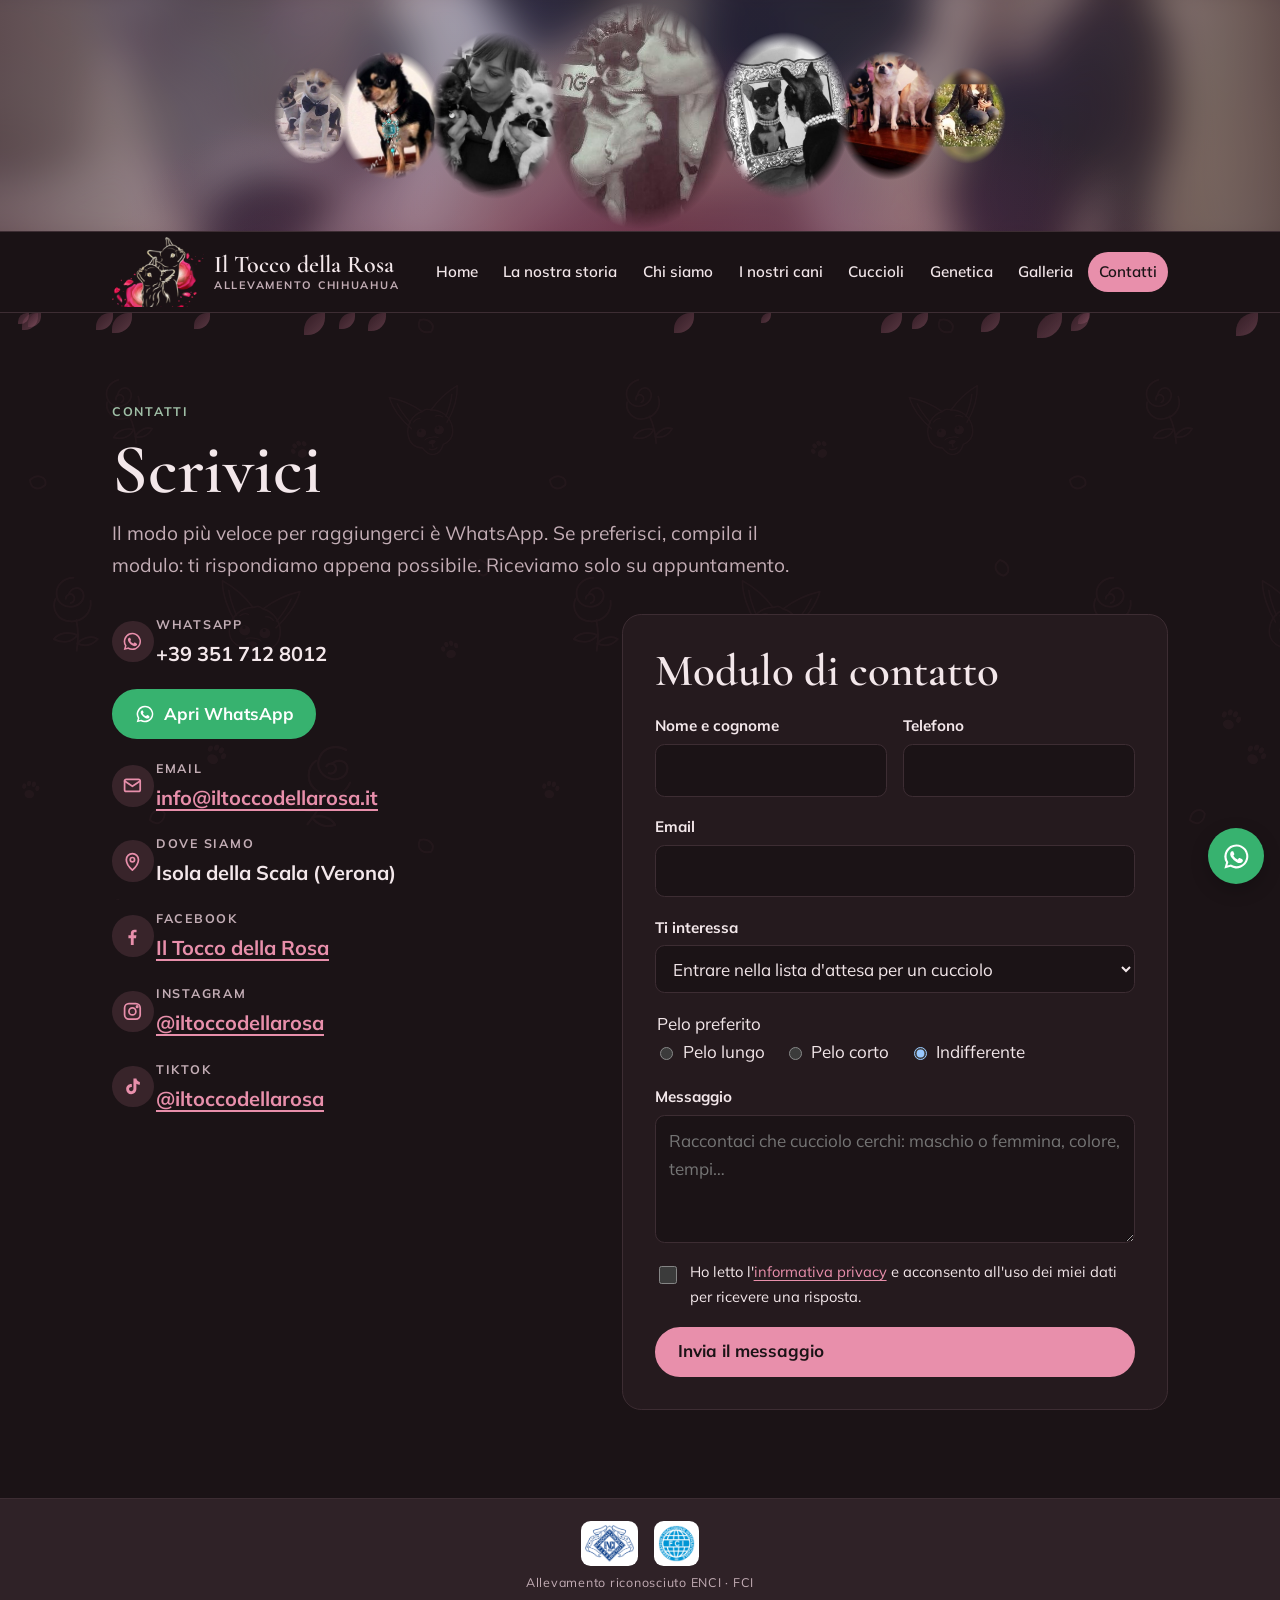
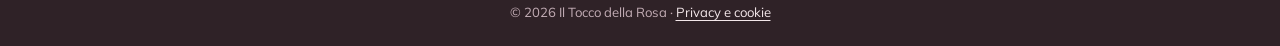
<file: contatti.html>
<!doctype html>
<html lang="it">
<head>
<meta charset="utf-8">
<meta name="viewport" content="width=device-width, initial-scale=1, viewport-fit=cover">
<title>Contatti · Allevamento Chihuahua Il Tocco della Rosa, Verona</title>
<meta name="claude:viewport-fit-sides" content="cover">
<meta name="description" content="Scrivici su WhatsApp, per email o con il modulo per informazioni sui cuccioli di Chihuahua dell'allevamento Il Tocco della Rosa (Verona).">
<link rel="canonical" href="https://www.iltoccodellarosa.it/contatti.html">
<meta property="og:title" content="Contatti · Allevamento Chihuahua Il Tocco della Rosa, Verona">
<meta property="og:description" content="Scrivici su WhatsApp, per email o con il modulo per informazioni sui cuccioli di Chihuahua dell'allevamento Il Tocco della Rosa (Verona).">
<meta property="og:type" content="website">
<meta property="og:locale" content="it_IT">
<meta property="og:url" content="https://www.iltoccodellarosa.it/contatti.html">
<meta property="og:image" content="https://www.iltoccodellarosa.it/assets/img/logo.png">
<link rel="icon" href="assets/img/favicon.png" type="image/png">
<link rel="apple-touch-icon" href="assets/img/apple-touch-icon.png">
<meta name="color-scheme" content="dark">
<meta name="theme-color" content="#1b1316">
<link rel="stylesheet" href="assets/style.css">
</head>
<body>
<div class="banner-cani" data-banner-cani></div>
<header class="top">
  <div class="wrap">
    <a class="marchio" href="index.html"><img src="assets/img/emblema.png" alt="" width="240" height="183"><span>Il Tocco della Rosa<small>Allevamento Chihuahua</small></span></a>
    <button class="menu-btn" type="button" aria-expanded="false" aria-controls="menu">Menu</button>
    <nav class="principale" id="menu" aria-label="Menu principale"><ul><li><a href="index.html">Home</a></li><li><a href="storia.html">La nostra storia</a></li><li><a href="chi-siamo.html">Chi siamo</a></li><li><a href="cani.html">I nostri cani</a></li><li><a href="cuccioli.html">Cuccioli</a></li><li><a href="genetica.html">Genetica</a></li><li><a href="galleria.html">Galleria</a></li><li><a href="contatti.html" aria-current="page">Contatti</a></li></ul></nav>
  </div>
</header>
<main>

<section class="sezione">
  <div class="wrap">
    <div class="intestazione">
      <p class="eyebrow">Contatti</p>
      <h1>Scrivici</h1>
      <p class="lead">Il modo più veloce per raggiungerci è WhatsApp. Se preferisci, compila il modulo: ti rispondiamo appena possibile. Riceviamo solo su appuntamento.</p>
    </div>
    <div class="contatti">
      <div class="recapiti">
        <div class="recapito"><span class="icona-recapito"><svg viewBox="0 0 24 24" fill="currentColor" aria-hidden="true"><path d="M12 2a10 10 0 0 0-8.6 15.1L2 22l5-1.3A10 10 0 1 0 12 2Zm0 18.2a8.2 8.2 0 0 1-4.2-1.2l-.3-.2-3 .8.8-2.9-.2-.3A8.2 8.2 0 1 1 12 20.2Zm4.5-6.1c-.2-.1-1.5-.7-1.7-.8s-.4-.1-.6.1-.7.8-.8 1-.3.2-.5.1a6.7 6.7 0 0 1-3.3-2.9c-.3-.4.3-.4.7-1.3.1-.2 0-.3 0-.4l-.8-1.8c-.2-.5-.4-.4-.6-.4h-.5a1 1 0 0 0-.7.3 3 3 0 0 0-.9 2.2 5.1 5.1 0 0 0 1.1 2.7 11.6 11.6 0 0 0 4.4 3.9c1.6.7 2.3.8 3.1.6a2.7 2.7 0 0 0 1.8-1.2 2.2 2.2 0 0 0 .2-1.3c-.1-.1-.3-.2-.5-.3Z"/></svg></span><span class="eyebrow">WhatsApp</span><strong data-wa-numero></strong></div>
        <div class="azioni"><a class="btn wa" data-wa="Ciao, vi scrivo dal sito Il Tocco della Rosa" href="#modulo-contatti"><svg viewBox="0 0 24 24" fill="currentColor" aria-hidden="true"><path d="M12 2a10 10 0 0 0-8.6 15.1L2 22l5-1.3A10 10 0 1 0 12 2Zm0 18.2a8.2 8.2 0 0 1-4.2-1.2l-.3-.2-3 .8.8-2.9-.2-.3A8.2 8.2 0 1 1 12 20.2Zm4.5-6.1c-.2-.1-1.5-.7-1.7-.8s-.4-.1-.6.1-.7.8-.8 1-.3.2-.5.1a6.7 6.7 0 0 1-3.3-2.9c-.3-.4.3-.4.7-1.3.1-.2 0-.3 0-.4l-.8-1.8c-.2-.5-.4-.4-.6-.4h-.5a1 1 0 0 0-.7.3 3 3 0 0 0-.9 2.2 5.1 5.1 0 0 0 1.1 2.7 11.6 11.6 0 0 0 4.4 3.9c1.6.7 2.3.8 3.1.6a2.7 2.7 0 0 0 1.8-1.2 2.2 2.2 0 0 0 .2-1.3c-.1-.1-.3-.2-.5-.3Z"/></svg>Apri WhatsApp</a></div>
        <div class="recapito"><span class="icona-recapito"><svg viewBox="0 0 24 24" fill="none" stroke="currentColor" stroke-width="2" stroke-linecap="round" stroke-linejoin="round" aria-hidden="true"><rect x="3" y="5" width="18" height="14" rx="2"/><path d="m3 7 9 6 9-6"/></svg></span><span class="eyebrow">Email</span><strong data-email></strong></div>
        <div class="recapito"><span class="icona-recapito"><svg viewBox="0 0 24 24" fill="none" stroke="currentColor" stroke-width="2" stroke-linecap="round" stroke-linejoin="round" aria-hidden="true"><path d="M12 22s7-6.2 7-12a7 7 0 1 0-14 0c0 5.8 7 12 7 12Z"/><circle cx="12" cy="10" r="2.5"/></svg></span><span class="eyebrow">Dove siamo</span><strong data-zona></strong></div>
        <div class="recapito"><span class="icona-recapito"><svg viewBox="0 0 24 24" fill="currentColor" aria-hidden="true"><path d="M13.5 22v-8h2.7l.4-3.2h-3.1V8.8c0-.9.3-1.5 1.6-1.5h1.7V4.4c-.3 0-1.3-.1-2.5-.1-2.5 0-4.1 1.5-4.1 4.2v2.3H7.4V14h2.8v8h3.3Z"/></svg></span><span class="eyebrow">Facebook</span><strong><a href="https://www.facebook.com/iltoccodellarosa/" target="_blank" rel="noopener">Il Tocco della Rosa</a></strong></div>
        <div class="recapito" data-instagram hidden><span class="icona-recapito"><svg viewBox="0 0 24 24" fill="none" stroke="currentColor" stroke-width="2" stroke-linecap="round" stroke-linejoin="round" aria-hidden="true"><rect x="3" y="3" width="18" height="18" rx="5"/><circle cx="12" cy="12" r="4"/><circle cx="17.5" cy="6.5" r=".8" fill="currentColor"/></svg></span><span class="eyebrow">Instagram</span><strong><a href="#" target="_blank" rel="noopener"></a></strong></div>
        <div class="recapito"><span class="icona-recapito"><svg viewBox="0 0 24 24" fill="currentColor" aria-hidden="true"><path d="M16.6 3c.4 2.2 1.8 3.7 4 3.9v3.2c-1.5.1-2.8-.4-4-1.2v6.2c0 3.6-2.8 5.9-6 5.9a5.8 5.8 0 0 1-5.8-5.9c0-3.4 2.9-6.1 6.6-5.7v3.3c-1.7-.3-3.3.8-3.3 2.4 0 1.4 1.1 2.5 2.5 2.5s2.6-1 2.6-2.8V3h3.4Z"/></svg></span><span class="eyebrow">TikTok</span><strong><a href="https://www.tiktok.com/@iltoccodellarosa" target="_blank" rel="noopener">@iltoccodellarosa</a></strong></div>
      </div>
      <p class="torna-contatti"><a href="contatti.html">← Tutti i contatti</a></p>
      <form class="modulo" id="modulo-contatti" novalidate>
        <h2>Modulo di contatto</h2>
        <div class="campi-due">
          <div class="campo"><label for="nome">Nome e cognome</label><input type="text" id="nome" name="nome" required autocomplete="name"></div>
          <div class="campo"><label for="telefono">Telefono</label><input type="tel" id="telefono" name="telefono" autocomplete="tel"></div>
        </div>
        <div class="campo"><label for="email">Email</label><input type="email" id="email" name="email" required autocomplete="email"></div>
        <div class="campo"><label for="interesse">Ti interessa</label>
          <select id="interesse" name="interesse">
            <option>Entrare nella lista d'attesa per un cucciolo</option>
            <option>Informazioni su un cucciolo disponibile</option>
            <option>Altre informazioni</option>
          </select>
        </div>
        <fieldset><legend>Pelo preferito</legend>
          <div class="scelte">
            <label><input type="radio" id="pelo-pl" name="pelo" value="Pelo lungo"> Pelo lungo</label>
            <label><input type="radio" id="pelo-pc" name="pelo" value="Pelo corto"> Pelo corto</label>
            <label><input type="radio" id="pelo-ind" name="pelo" value="Indifferente" checked> Indifferente</label>
          </div>
        </fieldset>
        <div class="campo"><label for="messaggio">Messaggio</label><textarea id="messaggio" name="messaggio" required placeholder="Raccontaci che cucciolo cerchi: maschio o femmina, colore, tempi…"></textarea></div>
        <input class="nascosto" type="checkbox" id="botcheck" name="botcheck" tabindex="-1" autocomplete="off" aria-hidden="true">
        <label class="consenso" for="privacy"><input type="checkbox" id="privacy" name="privacy" required><span>Ho letto l'<a href="privacy.html">informativa privacy</a> e acconsento all'uso dei miei dati per ricevere una risposta.</span></label>
        <button class="btn pieno" type="submit">Invia il messaggio</button>
        <p class="esito" id="esito" role="status" hidden></p>
      </form>
    </div>
  </div>
</section>

</main>
<footer class="piede">
  <div class="wrap">
    <div>
      <h2>Il Tocco della Rosa</h2>
      <p class="muted">Piccolo allevamento di Chihuahua a pelo lungo e a pelo corto.</p>
    </div>
    <div>
      <h2>Pagine</h2>
      <ul><li><a href="storia.html">La nostra storia</a></li><li><a href="chi-siamo.html">Chi siamo</a></li><li><a href="cani.html">I nostri cani</a></li><li><a href="cuccioli.html">Cuccioli</a></li><li><a href="genetica.html">Genetica</a></li><li><a href="galleria.html">Galleria</a></li><li><a href="contatti.html">Contatti</a></li></ul>
    </div>
    <div>
      <h2>Contatti</h2>
      <ul>
        <li>WhatsApp: <span data-wa-numero></span></li>
        <li>Email: <span data-email></span></li>
        <li>Zona: <span data-zona></span></li>
        <li><a href="https://www.facebook.com/iltoccodellarosa/" target="_blank" rel="noopener">Pagina Facebook</a></li>
        <li><a href="https://www.instagram.com/iltoccodellarosa/" target="_blank" rel="noopener">Instagram</a></li>
        <li><a href="https://www.tiktok.com/@iltoccodellarosa" target="_blank" rel="noopener">TikTok</a></li>
      </ul>
    </div>
    <p class="riconoscimento"><img src="assets/img/enci.png" alt="ENCI" width="80" height="60" loading="lazy"><img src="assets/img/fci.png" alt="FCI" width="60" height="60" loading="lazy"><span>Allevamento riconosciuto ENCI · FCI</span></p>
    <p class="fine">© <span data-anno>2026</span> Il Tocco della Rosa · <a href="privacy.html">Privacy e cookie</a></p>
  </div>
</footer>
<a class="wa-fisso" data-wa="Ciao, vi scrivo dal sito Il Tocco della Rosa" href="contatti.html" aria-label="Scrivici su WhatsApp"><svg viewBox="0 0 24 24" fill="currentColor" aria-hidden="true"><path d="M12 2a10 10 0 0 0-8.6 15.1L2 22l5-1.3A10 10 0 1 0 12 2Zm0 18.2a8.2 8.2 0 0 1-4.2-1.2l-.3-.2-3 .8.8-2.9-.2-.3A8.2 8.2 0 1 1 12 20.2Zm4.5-6.1c-.2-.1-1.5-.7-1.7-.8s-.4-.1-.6.1-.7.8-.8 1-.3.2-.5.1a6.7 6.7 0 0 1-3.3-2.9c-.3-.4.3-.4.7-1.3.1-.2 0-.3 0-.4l-.8-1.8c-.2-.5-.4-.4-.6-.4h-.5a1 1 0 0 0-.7.3 3 3 0 0 0-.9 2.2 5.1 5.1 0 0 0 1.1 2.7 11.6 11.6 0 0 0 4.4 3.9c1.6.7 2.3.8 3.1.6a2.7 2.7 0 0 0 1.8-1.2 2.2 2.2 0 0 0 .2-1.3c-.1-.1-.3-.2-.5-.3Z"/></svg></a>
<script src="assets/config.js"></script>
<script src="assets/site.js"></script>
</body>
</html>
</file>
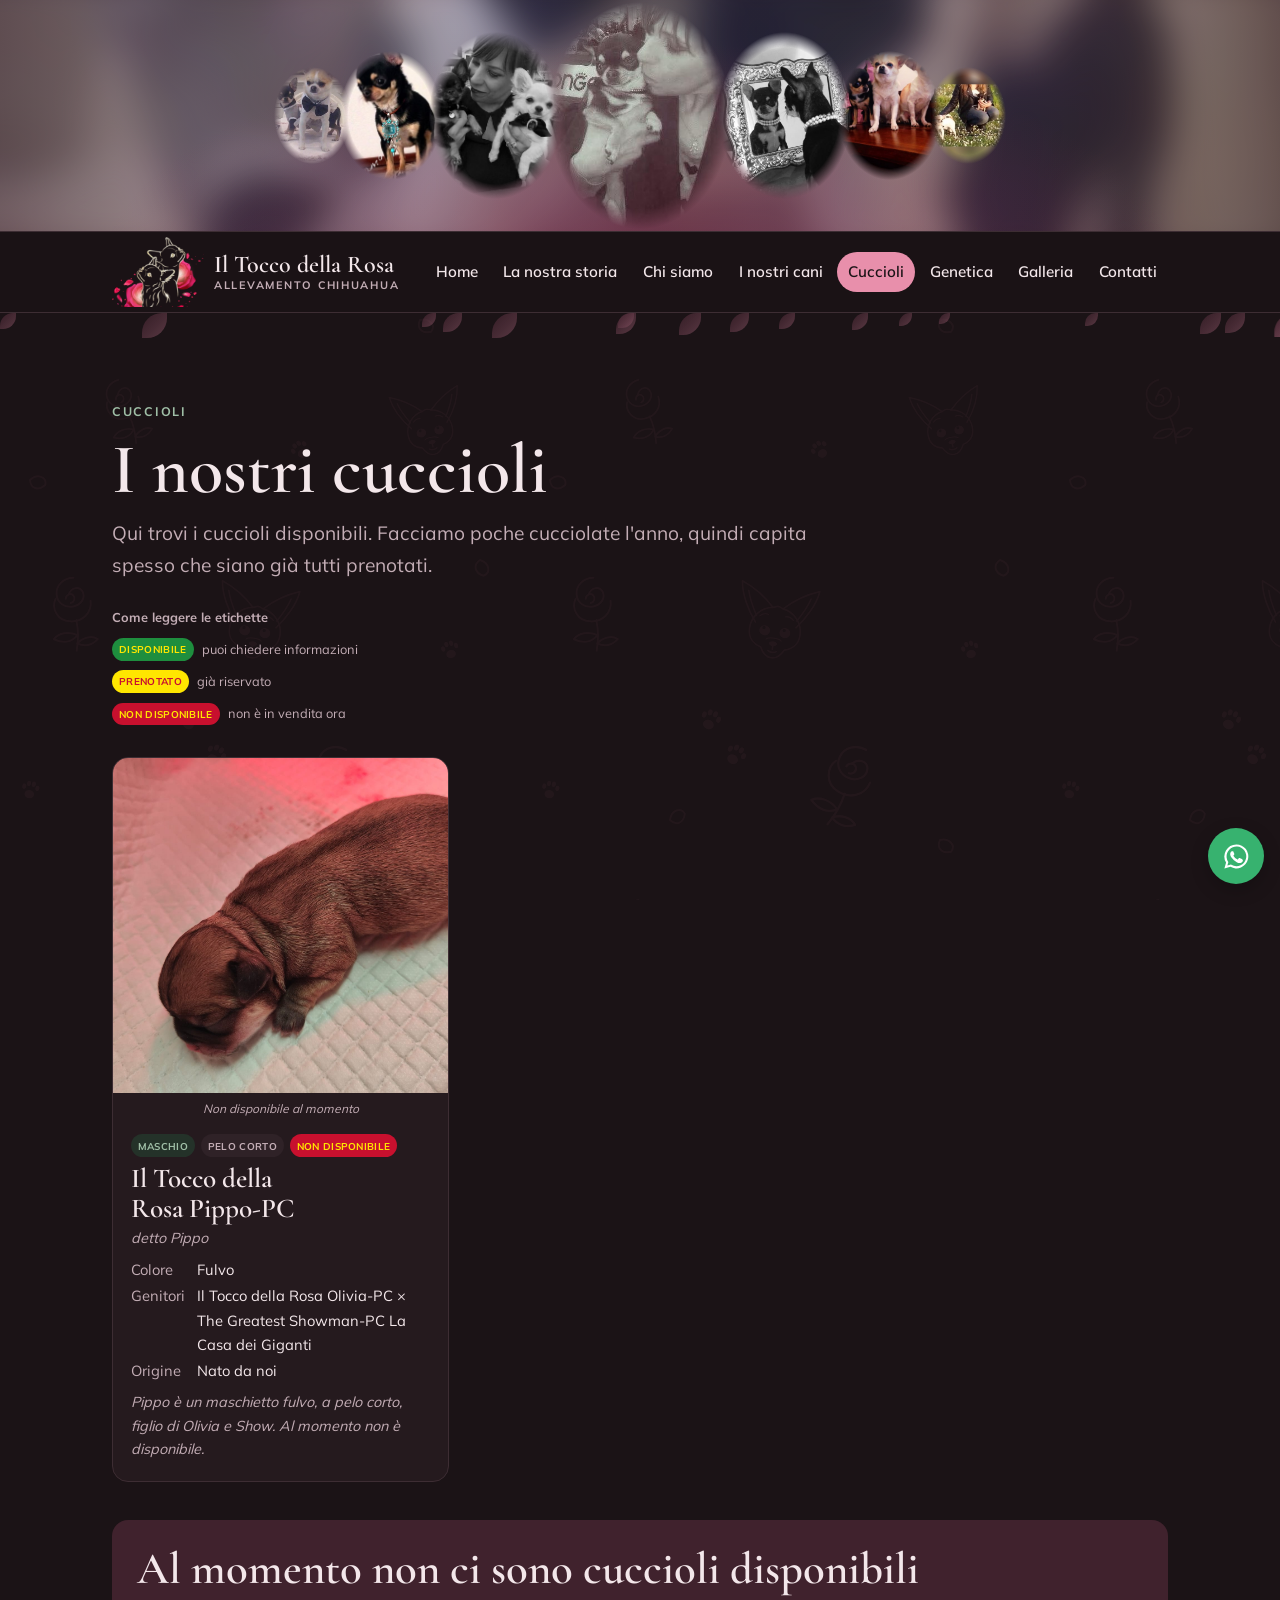
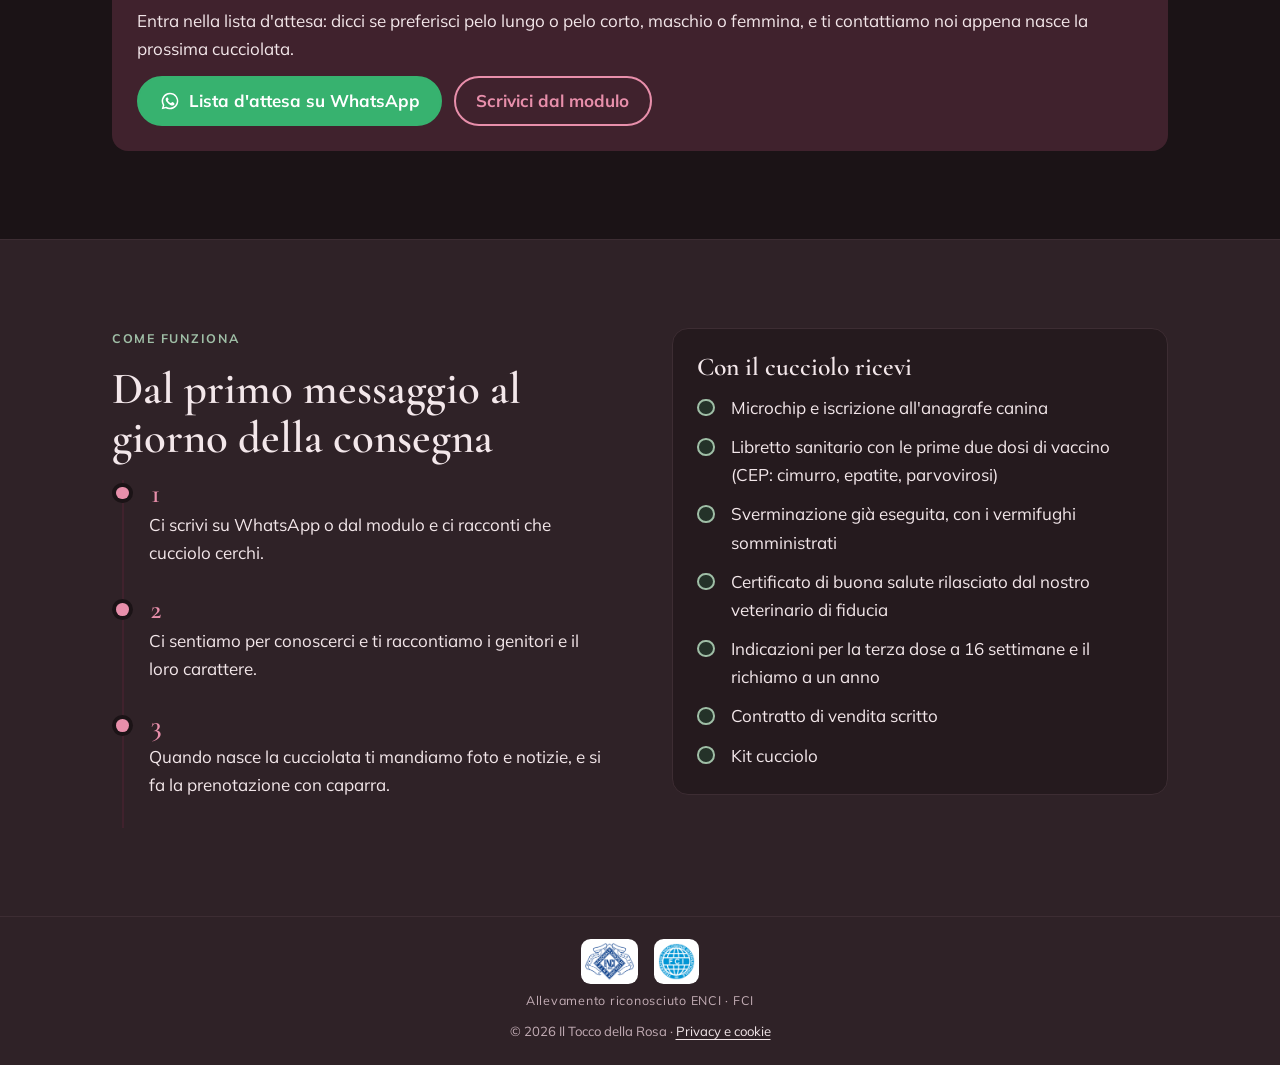
<file: cuccioli.html>
<!doctype html>
<html lang="it">
<head>
<meta charset="utf-8">
<meta name="viewport" content="width=device-width, initial-scale=1, viewport-fit=cover">
<title>Cuccioli di Chihuahua a Verona · Il Tocco della Rosa</title>
<meta name="claude:viewport-fit-sides" content="cover">
<meta name="description" content="Cuccioli di Chihuahua a pelo corto e a pelo lungo con pedigree ENCI in provincia di Verona: disponibilità, lista d'attesa e come prenotare.">
<link rel="canonical" href="https://www.iltoccodellarosa.it/cuccioli.html">
<meta property="og:title" content="Cuccioli di Chihuahua a Verona · Il Tocco della Rosa">
<meta property="og:description" content="Cuccioli di Chihuahua a pelo corto e a pelo lungo con pedigree ENCI in provincia di Verona: disponibilità, lista d'attesa e come prenotare.">
<meta property="og:type" content="website">
<meta property="og:locale" content="it_IT">
<meta property="og:url" content="https://www.iltoccodellarosa.it/cuccioli.html">
<meta property="og:image" content="https://www.iltoccodellarosa.it/assets/img/logo.png">
<link rel="icon" href="assets/img/favicon.png" type="image/png">
<link rel="apple-touch-icon" href="assets/img/apple-touch-icon.png">
<meta name="color-scheme" content="dark">
<meta name="theme-color" content="#1b1316">
<link rel="stylesheet" href="assets/style.css">
</head>
<body>
<div class="banner-cani" data-banner-cani></div>
<header class="top">
  <div class="wrap">
    <a class="marchio" href="index.html"><img src="assets/img/emblema.png" alt="" width="240" height="183"><span>Il Tocco della Rosa<small>Allevamento Chihuahua</small></span></a>
    <button class="menu-btn" type="button" aria-expanded="false" aria-controls="menu">Menu</button>
    <nav class="principale" id="menu" aria-label="Menu principale"><ul><li><a href="index.html">Home</a></li><li><a href="storia.html">La nostra storia</a></li><li><a href="chi-siamo.html">Chi siamo</a></li><li><a href="cani.html">I nostri cani</a></li><li><a href="cuccioli.html" aria-current="page">Cuccioli</a></li><li><a href="genetica.html">Genetica</a></li><li><a href="galleria.html">Galleria</a></li><li><a href="contatti.html">Contatti</a></li></ul></nav>
  </div>
</header>
<main>

<section class="sezione">
  <div class="wrap">
    <div class="intestazione">
      <p class="eyebrow">Cuccioli</p>
      <h1>I nostri cuccioli</h1>
      <p class="lead">Qui trovi i cuccioli disponibili. Facciamo poche cucciolate l'anno, quindi capita spesso che siano già tutti prenotati.</p>
      <div class="legenda"><strong>Come leggere le etichette</strong><span><span class="etichetta ok">Disponibile</span> puoi chiedere informazioni</span><span><span class="etichetta pr">Prenotato</span> già riservato</span><span><span class="etichetta nd">Non disponibile</span> non è in vendita ora</span></div>
    </div>
    <div class="griglia-cani" id="griglia-cuccioli"></div>
    <div class="riquadro rosa" id="nessun-cucciolo">
      <h2>Al momento non ci sono cuccioli disponibili</h2>
      <p>Entra nella lista d'attesa: dicci se preferisci pelo lungo o pelo corto, maschio o femmina, e ti contattiamo noi appena nasce la prossima cucciolata.</p>
      <div class="azioni"><a class="btn wa" data-wa="Ciao, vorrei entrare nella lista d'attesa per un cucciolo" href="contatti.html"><svg viewBox="0 0 24 24" fill="currentColor" aria-hidden="true"><path d="M12 2a10 10 0 0 0-8.6 15.1L2 22l5-1.3A10 10 0 1 0 12 2Zm0 18.2a8.2 8.2 0 0 1-4.2-1.2l-.3-.2-3 .8.8-2.9-.2-.3A8.2 8.2 0 1 1 12 20.2Zm4.5-6.1c-.2-.1-1.5-.7-1.7-.8s-.4-.1-.6.1-.7.8-.8 1-.3.2-.5.1a6.7 6.7 0 0 1-3.3-2.9c-.3-.4.3-.4.7-1.3.1-.2 0-.3 0-.4l-.8-1.8c-.2-.5-.4-.4-.6-.4h-.5a1 1 0 0 0-.7.3 3 3 0 0 0-.9 2.2 5.1 5.1 0 0 0 1.1 2.7 11.6 11.6 0 0 0 4.4 3.9c1.6.7 2.3.8 3.1.6a2.7 2.7 0 0 0 1.8-1.2 2.2 2.2 0 0 0 .2-1.3c-.1-.1-.3-.2-.5-.3Z"/></svg>Lista d'attesa su WhatsApp</a><a class="btn" href="contatti.html?modulo">Scrivici dal modulo</a></div>
    </div>
  </div>
</section>

<section class="sezione tinta">
  <div class="wrap duo">
    <div class="stack">
      <p class="eyebrow">Come funziona</p>
      <h2>Dal primo messaggio al giorno della consegna</h2>
      <ol class="tempo">
        <li><span class="anno">1</span><p>Ci scrivi su WhatsApp o dal modulo e ci racconti che cucciolo cerchi.</p></li>
        <li><span class="anno">2</span><p>Ci sentiamo per conoscerci e ti raccontiamo i genitori e il loro carattere.</p></li>
        <li><span class="anno">3</span><p>Quando nasce la cucciolata ti mandiamo foto e notizie, e si fa la prenotazione con caparra.</p></li>
      </ol>
    </div>
    <div class="riquadro">
      <h3>Con il cucciolo ricevi</h3>
      <ul class="spunte">
        <li>Microchip e iscrizione all'anagrafe canina</li>
        <li>Libretto sanitario con le prime due dosi di vaccino (CEP: cimurro, epatite, parvovirosi)</li>
        <li>Sverminazione già eseguita, con i vermifughi somministrati</li>
        <li>Certificato di buona salute rilasciato dal nostro veterinario di fiducia</li>
        <li>Indicazioni per la terza dose a 16 settimane e il richiamo a un anno</li>
        <li>Contratto di vendita scritto</li>
        <li>Kit cucciolo</li>
      </ul>
    </div>
  </div>
</section>

</main>
<footer class="piede">
  <div class="wrap">
    <div>
      <h2>Il Tocco della Rosa</h2>
      <p class="muted">Piccolo allevamento di Chihuahua a pelo lungo e a pelo corto.</p>
    </div>
    <div>
      <h2>Pagine</h2>
      <ul><li><a href="storia.html">La nostra storia</a></li><li><a href="chi-siamo.html">Chi siamo</a></li><li><a href="cani.html">I nostri cani</a></li><li><a href="cuccioli.html">Cuccioli</a></li><li><a href="genetica.html">Genetica</a></li><li><a href="galleria.html">Galleria</a></li><li><a href="contatti.html">Contatti</a></li></ul>
    </div>
    <div>
      <h2>Contatti</h2>
      <ul>
        <li>WhatsApp: <span data-wa-numero></span></li>
        <li>Email: <span data-email></span></li>
        <li>Zona: <span data-zona></span></li>
        <li><a href="https://www.facebook.com/iltoccodellarosa/" target="_blank" rel="noopener">Pagina Facebook</a></li>
        <li><a href="https://www.instagram.com/iltoccodellarosa/" target="_blank" rel="noopener">Instagram</a></li>
        <li><a href="https://www.tiktok.com/@iltoccodellarosa" target="_blank" rel="noopener">TikTok</a></li>
      </ul>
    </div>
    <p class="riconoscimento"><img src="assets/img/enci.png" alt="ENCI" width="80" height="60" loading="lazy"><img src="assets/img/fci.png" alt="FCI" width="60" height="60" loading="lazy"><span>Allevamento riconosciuto ENCI · FCI</span></p>
    <p class="fine">© <span data-anno>2026</span> Il Tocco della Rosa · <a href="privacy.html">Privacy e cookie</a></p>
  </div>
</footer>
<a class="wa-fisso" data-wa="Ciao, vi scrivo dal sito Il Tocco della Rosa" href="contatti.html" aria-label="Scrivici su WhatsApp"><svg viewBox="0 0 24 24" fill="currentColor" aria-hidden="true"><path d="M12 2a10 10 0 0 0-8.6 15.1L2 22l5-1.3A10 10 0 1 0 12 2Zm0 18.2a8.2 8.2 0 0 1-4.2-1.2l-.3-.2-3 .8.8-2.9-.2-.3A8.2 8.2 0 1 1 12 20.2Zm4.5-6.1c-.2-.1-1.5-.7-1.7-.8s-.4-.1-.6.1-.7.8-.8 1-.3.2-.5.1a6.7 6.7 0 0 1-3.3-2.9c-.3-.4.3-.4.7-1.3.1-.2 0-.3 0-.4l-.8-1.8c-.2-.5-.4-.4-.6-.4h-.5a1 1 0 0 0-.7.3 3 3 0 0 0-.9 2.2 5.1 5.1 0 0 0 1.1 2.7 11.6 11.6 0 0 0 4.4 3.9c1.6.7 2.3.8 3.1.6a2.7 2.7 0 0 0 1.8-1.2 2.2 2.2 0 0 0 .2-1.3c-.1-.1-.3-.2-.5-.3Z"/></svg></a>
<script src="assets/config.js"></script>
<script src="assets/dati.js"></script>
<script src="assets/site.js"></script>
</body>
</html>
</file>
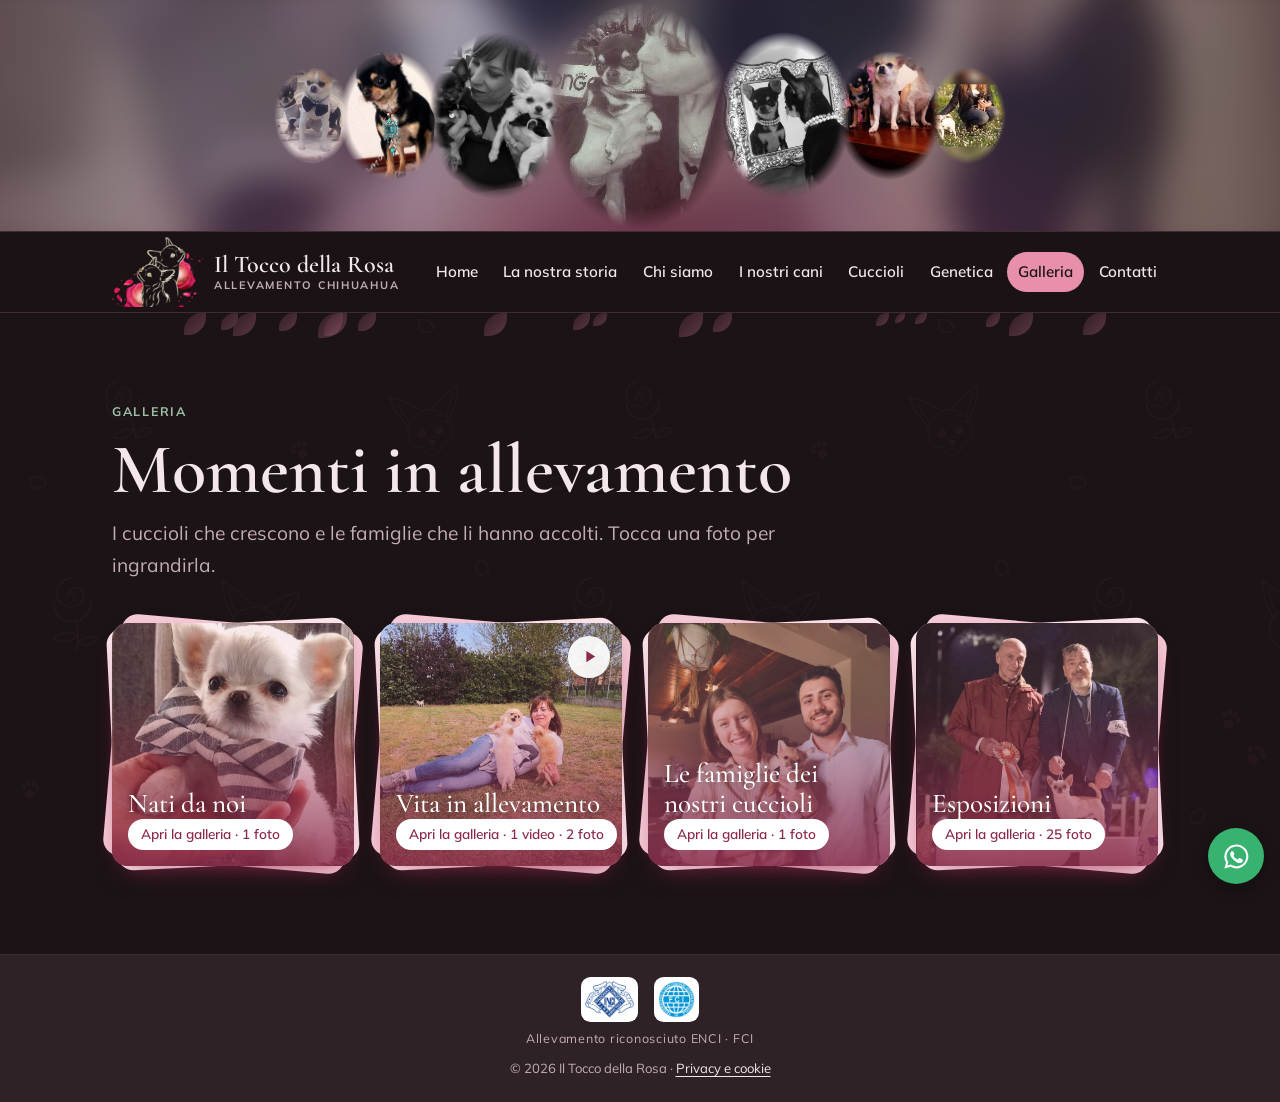
<file: galleria.html>
<!doctype html>
<html lang="it">
<head>
<meta charset="utf-8">
<meta name="viewport" content="width=device-width, initial-scale=1, viewport-fit=cover">
<title>Foto dei nostri Chihuahua · Il Tocco della Rosa</title>
<meta name="claude:viewport-fit-sides" content="cover">
<meta name="description" content="Le foto dei Chihuahua e dei cuccioli dell'allevamento Il Tocco della Rosa, a Isola della Scala (Verona).">
<link rel="canonical" href="https://www.iltoccodellarosa.it/galleria.html">
<meta property="og:title" content="Foto dei nostri Chihuahua · Il Tocco della Rosa">
<meta property="og:description" content="Le foto dei Chihuahua e dei cuccioli dell'allevamento Il Tocco della Rosa, a Isola della Scala (Verona).">
<meta property="og:type" content="website">
<meta property="og:locale" content="it_IT">
<meta property="og:url" content="https://www.iltoccodellarosa.it/galleria.html">
<meta property="og:image" content="https://www.iltoccodellarosa.it/assets/img/logo.png">
<link rel="icon" href="assets/img/favicon.png" type="image/png">
<link rel="apple-touch-icon" href="assets/img/apple-touch-icon.png">
<meta name="color-scheme" content="dark">
<meta name="theme-color" content="#1b1316">
<link rel="stylesheet" href="assets/style.css">
</head>
<body>
<div class="banner-cani" data-banner-cani></div>
<header class="top">
  <div class="wrap">
    <a class="marchio" href="index.html"><img src="assets/img/emblema.png" alt="" width="240" height="183"><span>Il Tocco della Rosa<small>Allevamento Chihuahua</small></span></a>
    <button class="menu-btn" type="button" aria-expanded="false" aria-controls="menu">Menu</button>
    <nav class="principale" id="menu" aria-label="Menu principale"><ul><li><a href="index.html">Home</a></li><li><a href="storia.html">La nostra storia</a></li><li><a href="chi-siamo.html">Chi siamo</a></li><li><a href="cani.html">I nostri cani</a></li><li><a href="cuccioli.html">Cuccioli</a></li><li><a href="genetica.html">Genetica</a></li><li><a href="galleria.html" aria-current="page">Galleria</a></li><li><a href="contatti.html">Contatti</a></li></ul></nav>
  </div>
</header>
<main>

<section class="sezione">
  <div class="wrap">
    <div class="intestazione">
      <p class="eyebrow">Galleria</p>
      <h1>Momenti in allevamento</h1>
      <p class="lead">I cuccioli che crescono e le famiglie che li hanno accolti. Tocca una foto per ingrandirla.</p>
    </div>
    <div class="galleria" id="galleria"></div>
  </div>
</section>

</main>
<footer class="piede">
  <div class="wrap">
    <div>
      <h2>Il Tocco della Rosa</h2>
      <p class="muted">Piccolo allevamento di Chihuahua a pelo lungo e a pelo corto.</p>
    </div>
    <div>
      <h2>Pagine</h2>
      <ul><li><a href="storia.html">La nostra storia</a></li><li><a href="chi-siamo.html">Chi siamo</a></li><li><a href="cani.html">I nostri cani</a></li><li><a href="cuccioli.html">Cuccioli</a></li><li><a href="genetica.html">Genetica</a></li><li><a href="galleria.html">Galleria</a></li><li><a href="contatti.html">Contatti</a></li></ul>
    </div>
    <div>
      <h2>Contatti</h2>
      <ul>
        <li>WhatsApp: <span data-wa-numero></span></li>
        <li>Email: <span data-email></span></li>
        <li>Zona: <span data-zona></span></li>
        <li><a href="https://www.facebook.com/iltoccodellarosa/" target="_blank" rel="noopener">Pagina Facebook</a></li>
        <li><a href="https://www.instagram.com/iltoccodellarosa/" target="_blank" rel="noopener">Instagram</a></li>
        <li><a href="https://www.tiktok.com/@iltoccodellarosa" target="_blank" rel="noopener">TikTok</a></li>
      </ul>
    </div>
    <p class="riconoscimento"><img src="assets/img/enci.png" alt="ENCI" width="80" height="60" loading="lazy"><img src="assets/img/fci.png" alt="FCI" width="60" height="60" loading="lazy"><span>Allevamento riconosciuto ENCI · FCI</span></p>
    <p class="fine">© <span data-anno>2026</span> Il Tocco della Rosa · <a href="privacy.html">Privacy e cookie</a></p>
  </div>
</footer>
<a class="wa-fisso" data-wa="Ciao, vi scrivo dal sito Il Tocco della Rosa" href="contatti.html" aria-label="Scrivici su WhatsApp"><svg viewBox="0 0 24 24" fill="currentColor" aria-hidden="true"><path d="M12 2a10 10 0 0 0-8.6 15.1L2 22l5-1.3A10 10 0 1 0 12 2Zm0 18.2a8.2 8.2 0 0 1-4.2-1.2l-.3-.2-3 .8.8-2.9-.2-.3A8.2 8.2 0 1 1 12 20.2Zm4.5-6.1c-.2-.1-1.5-.7-1.7-.8s-.4-.1-.6.1-.7.8-.8 1-.3.2-.5.1a6.7 6.7 0 0 1-3.3-2.9c-.3-.4.3-.4.7-1.3.1-.2 0-.3 0-.4l-.8-1.8c-.2-.5-.4-.4-.6-.4h-.5a1 1 0 0 0-.7.3 3 3 0 0 0-.9 2.2 5.1 5.1 0 0 0 1.1 2.7 11.6 11.6 0 0 0 4.4 3.9c1.6.7 2.3.8 3.1.6a2.7 2.7 0 0 0 1.8-1.2 2.2 2.2 0 0 0 .2-1.3c-.1-.1-.3-.2-.5-.3Z"/></svg></a>
<script src="assets/config.js"></script>
<script src="assets/dati.js"></script>
<script src="assets/site.js"></script>
</body>
</html>
</file>
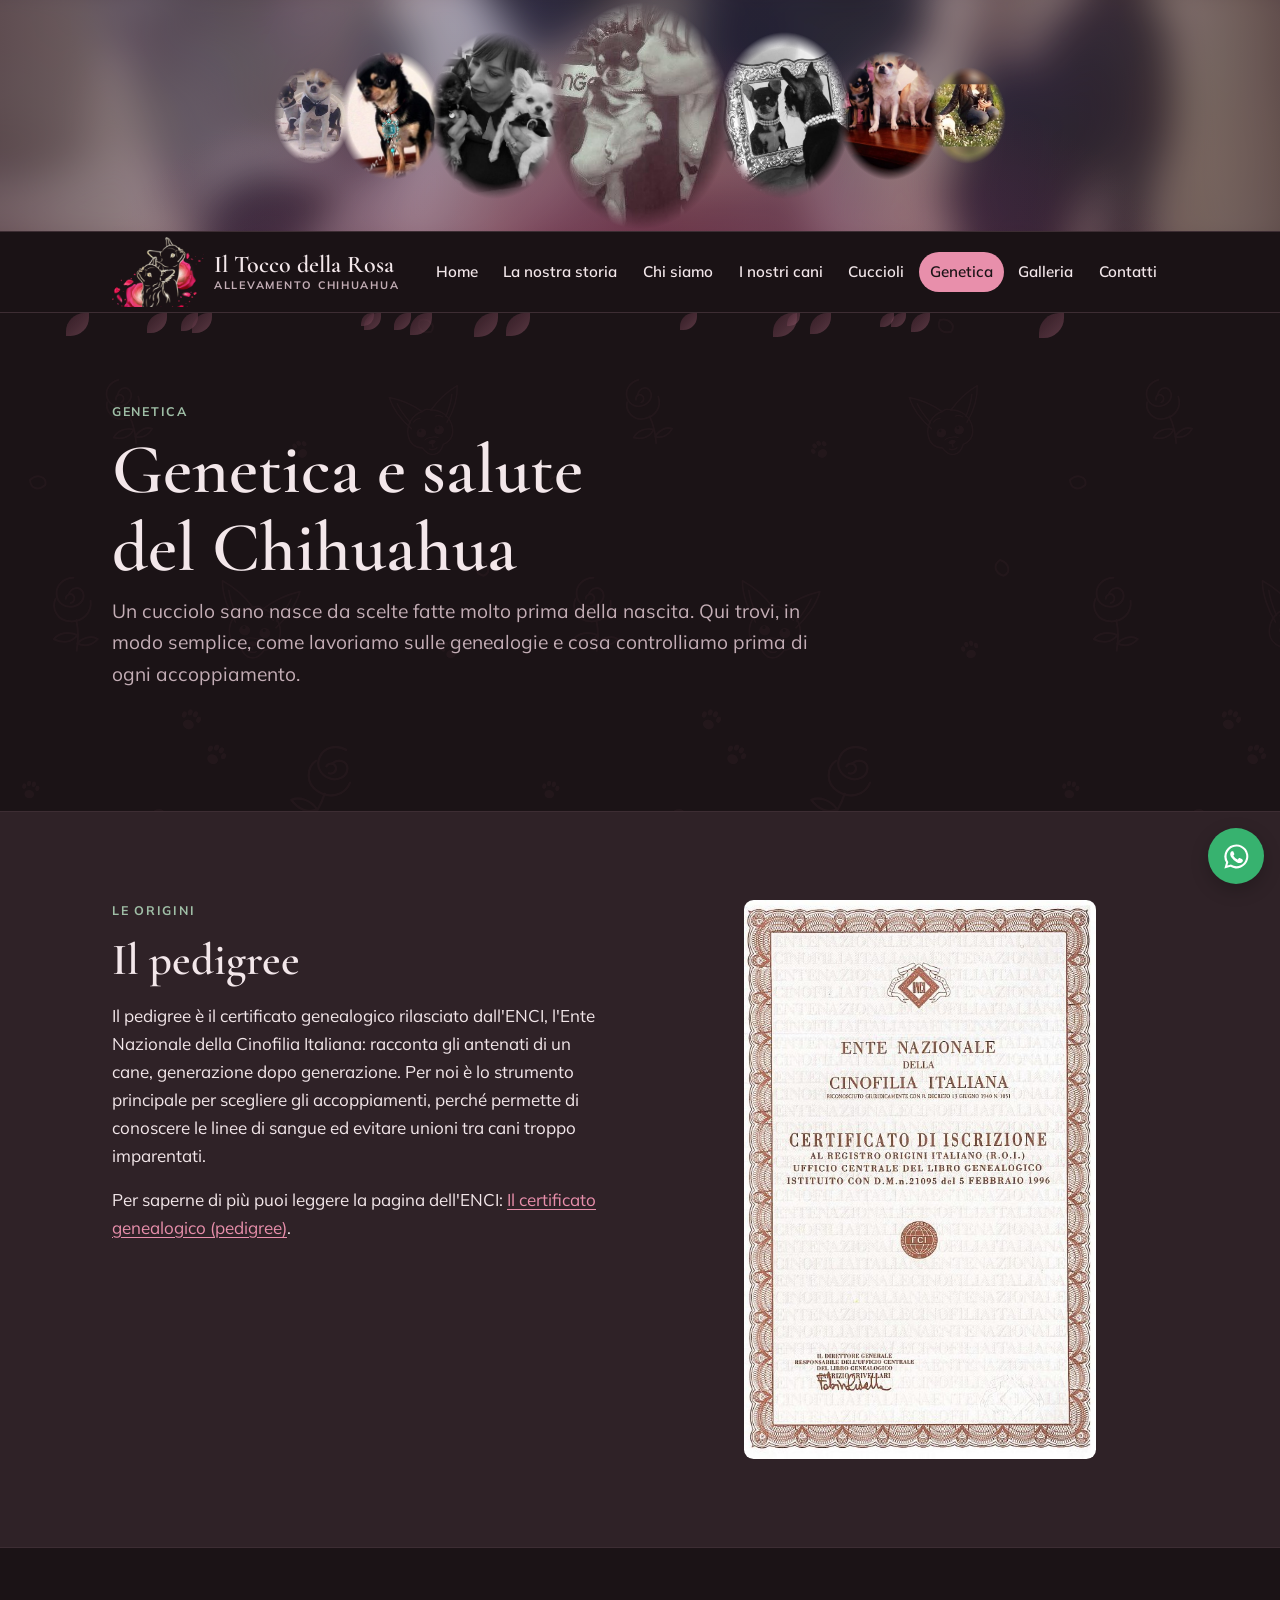
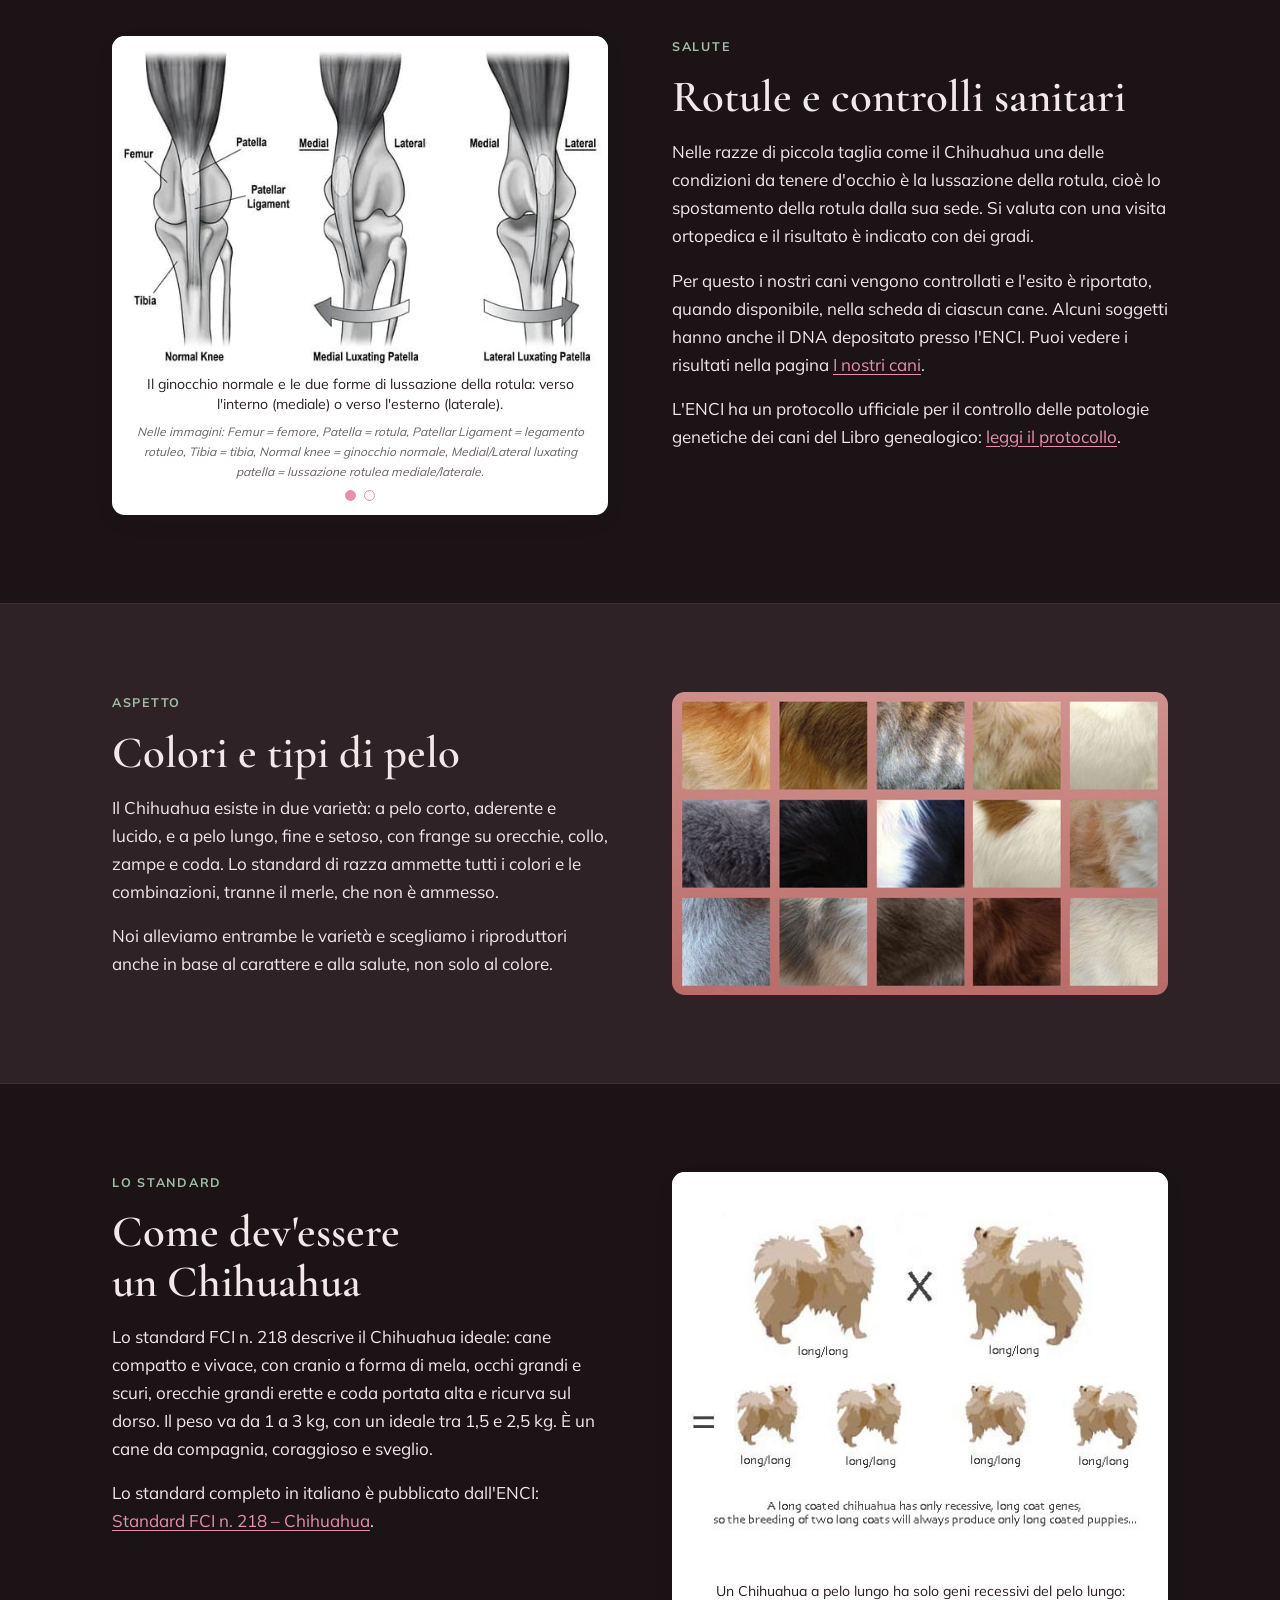
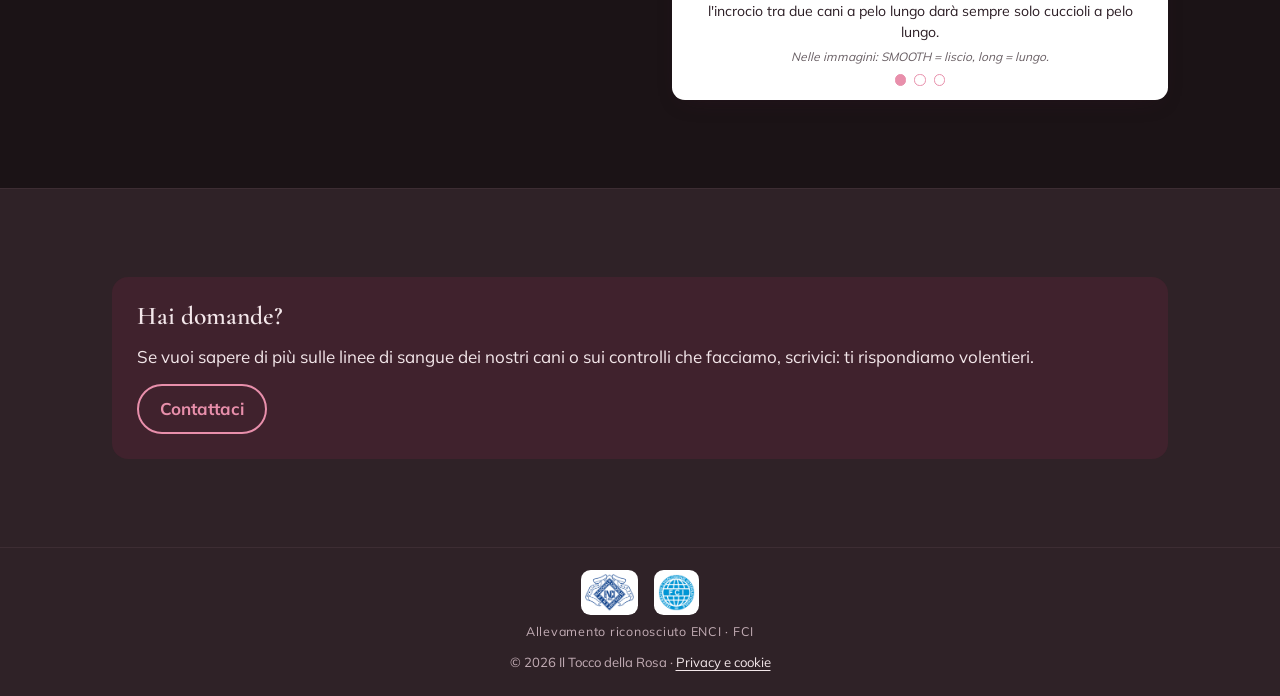
<file: genetica.html>
<!doctype html>
<html lang="it">
<head>
<meta charset="utf-8">
<meta name="viewport" content="width=device-width, initial-scale=1, viewport-fit=cover">
<title>Genetica del Chihuahua · Il Tocco della Rosa</title>
<meta name="claude:viewport-fit-sides" content="cover">
<meta name="description" content="Pedigree, rotule, colori e standard: le basi di genetica e salute del Chihuahua spiegate dall'allevamento Il Tocco della Rosa (Verona).">
<link rel="canonical" href="https://www.iltoccodellarosa.it/genetica.html">
<meta property="og:title" content="Genetica del Chihuahua · Il Tocco della Rosa">
<meta property="og:description" content="Pedigree, rotule, colori e standard: le basi di genetica e salute del Chihuahua spiegate dall'allevamento Il Tocco della Rosa (Verona).">
<meta property="og:type" content="website">
<meta property="og:locale" content="it_IT">
<meta property="og:url" content="https://www.iltoccodellarosa.it/genetica.html">
<meta property="og:image" content="https://www.iltoccodellarosa.it/assets/img/logo.png">
<link rel="icon" href="assets/img/favicon.png" type="image/png">
<link rel="apple-touch-icon" href="assets/img/apple-touch-icon.png">
<meta name="color-scheme" content="dark">
<meta name="theme-color" content="#1b1316">
<link rel="stylesheet" href="assets/style.css">
</head>
<body>
<div class="banner-cani" data-banner-cani></div>
<header class="top">
  <div class="wrap">
    <a class="marchio" href="index.html"><img src="assets/img/emblema.png" alt="" width="240" height="183"><span>Il Tocco della Rosa<small>Allevamento Chihuahua</small></span></a>
    <button class="menu-btn" type="button" aria-expanded="false" aria-controls="menu">Menu</button>
    <nav class="principale" id="menu" aria-label="Menu principale"><ul><li><a href="index.html">Home</a></li><li><a href="storia.html">La nostra storia</a></li><li><a href="chi-siamo.html">Chi siamo</a></li><li><a href="cani.html">I nostri cani</a></li><li><a href="cuccioli.html">Cuccioli</a></li><li><a href="genetica.html" aria-current="page">Genetica</a></li><li><a href="galleria.html">Galleria</a></li><li><a href="contatti.html">Contatti</a></li></ul></nav>
  </div>
</header>
<main>

<section class="sezione">
  <div class="wrap">
    <div class="intestazione">
      <p class="eyebrow">Genetica</p>
      <h1>Genetica e salute del Chihuahua</h1>
      <p class="lead">Un cucciolo sano nasce da scelte fatte molto prima della nascita. Qui trovi, in modo semplice, come lavoriamo sulle genealogie e cosa controlliamo prima di ogni accoppiamento.</p>
    </div>
  </div>
</section>

<section class="sezione tinta">
  <div class="wrap duo">
    <div class="stack">
      <p class="eyebrow">Le origini</p>
      <h2>Il pedigree</h2>
      <p>Il pedigree è il certificato genealogico rilasciato dall'ENCI, l'Ente Nazionale della Cinofilia Italiana: racconta gli antenati di un cane, generazione dopo generazione. Per noi è lo strumento principale per scegliere gli accoppiamenti, perché permette di conoscere le linee di sangue ed evitare unioni tra cani troppo imparentati.</p>
      <p>Per saperne di più puoi leggere la pagina dell'ENCI: <a href="https://www.enci.it/libro-genealogico/il-certificato-genealogico-pedigree" target="_blank" rel="noopener">Il certificato genealogico (pedigree)</a>.</p>
    </div>
    <div class="petalo" style="aspect-ratio:auto;max-width:22rem;margin-inline:auto;border-radius:.6rem"><img src="foto/genetica-pedigree.jpg" alt="Certificato di iscrizione al Registro Origini Italiano dell'ENCI" style="height:auto;object-fit:contain" loading="lazy"></div>
  </div>
</section>

<section class="sezione">
  <div class="wrap duo">
    <div class="rotazione" data-rotazione aria-label="Immagini sulla rotula">
      <figure class="attiva"><img src="foto/genetica-rotule-1.jpg" alt="Schema del ginocchio: normale, con lussazione mediale e con lussazione laterale della rotula" loading="lazy"><figcaption>Il ginocchio normale e le due forme di lussazione della rotula: verso l'interno (mediale) o verso l'esterno (laterale).</figcaption></figure>
      <figure><img src="foto/genetica-rotule-2.jpg" alt="Disegno della visita ortopedica della rotula con le mani" loading="lazy"><figcaption>La visita ortopedica: il veterinario valuta con le mani se la rotula esce dalla sua sede.</figcaption></figure>
      <p class="legenda-rot">Nelle immagini: Femur = femore, Patella = rotula, Patellar Ligament = legamento rotuleo, Tibia = tibia, Normal knee = ginocchio normale, Medial/Lateral luxating patella = lussazione rotulea mediale/laterale.</p><div class="punti-rot" role="group" aria-label="Scegli l'immagine"><button type="button" class="attivo" aria-label="Immagine 1"></button><button type="button" aria-label="Immagine 2"></button></div>
    </div>
    <div class="stack">
      <p class="eyebrow">Salute</p>
      <h2>Rotule e controlli sanitari</h2>
      <p>Nelle razze di piccola taglia come il Chihuahua una delle condizioni da tenere d'occhio è la lussazione della rotula, cioè lo spostamento della rotula dalla sua sede. Si valuta con una visita ortopedica e il risultato è indicato con dei gradi.</p>
      <p>Per questo i nostri cani vengono controllati e l'esito è riportato, quando disponibile, nella scheda di ciascun cane. Alcuni soggetti hanno anche il DNA depositato presso l'ENCI. Puoi vedere i risultati nella pagina <a href="cani.html">I nostri cani</a>.</p>
      <p>L'ENCI ha un protocollo ufficiale per il controllo delle patologie genetiche dei cani del Libro genealogico: <a href="https://www.enci.it/media/2178/p_patologiegenetiche.pdf" target="_blank" rel="noopener">leggi il protocollo</a>.</p>
    </div>
  </div>
</section>

<section class="sezione tinta">
  <div class="wrap duo">
    <div class="stack">
      <p class="eyebrow">Aspetto</p>
      <h2>Colori e tipi di pelo</h2>
      <p>Il Chihuahua esiste in due varietà: a pelo corto, aderente e lucido, e a pelo lungo, fine e setoso, con frange su orecchie, collo, zampe e coda. Lo standard di razza ammette tutti i colori e le combinazioni, tranne il merle, che non è ammesso.</p>
      <p>Noi alleviamo entrambe le varietà e scegliamo i riproduttori anche in base al carattere e alla salute, non solo al colore.</p>
    </div>
    <div class="petalo" style="aspect-ratio:auto;border-radius:.8rem"><img src="foto/genetica-colori.jpg" alt="Campioni di mantelli di Chihuahua: fulvo, cioccolato, grigio, crema, bianco, nero, tricolore e altre sfumature" style="height:auto;object-fit:contain" loading="lazy"></div>
  </div>
</section>

<section class="sezione">
  <div class="wrap duo">
    <div class="stack">
      <p class="eyebrow">Lo standard</p>
      <h2>Come dev'essere un Chihuahua</h2>
      <p>Lo standard FCI n. 218 descrive il Chihuahua ideale: cane compatto e vivace, con cranio a forma di mela, occhi grandi e scuri, orecchie grandi erette e coda portata alta e ricurva sul dorso. Il peso va da 1 a 3 kg, con un ideale tra 1,5 e 2,5 kg. È un cane da compagnia, coraggioso e sveglio.</p>
      <p>Lo standard completo in italiano è pubblicato dall'ENCI: <a href="https://www.enci.it/media/2483/218.pdf" target="_blank" rel="noopener">Standard FCI n. 218 – Chihuahua</a>.</p>
    </div>
    <div class="rotazione" data-rotazione aria-label="Schemi di genetica del pelo e della taglia">
      <figure class="attiva"><img src="foto/genetica-schema-1.jpg" alt="Schema: due Chihuahua a pelo lungo (lungo/lungo) hanno sempre cuccioli a pelo lungo" loading="lazy"><figcaption>Un Chihuahua a pelo lungo ha solo geni recessivi del pelo lungo: l'incrocio tra due cani a pelo lungo darà sempre solo cuccioli a pelo lungo.</figcaption></figure>
      <figure><img src="foto/genetica-schema-2.jpg" alt="Schema: due Chihuahua a pelo liscio che portano il gene del pelo lungo (liscio/lungo) possono avere sia cuccioli a pelo liscio sia a pelo lungo" loading="lazy"><figcaption>Come possono due Chihuahua a pelo liscio avere un cucciolo a pelo lungo? Se entrambi portano il gene nascosto del pelo lungo, possono avere cuccioli sia a pelo liscio sia a pelo lungo.</figcaption></figure>
      <figure><img src="foto/genetica-schema-3.jpg" alt="Schema: un Chihuahua a pelo liscio che porta il gene del pelo lungo, incrociato con uno a pelo lungo, può avere cuccioli a pelo lungo e a pelo liscio" loading="lazy"><figcaption>Se un Chihuahua a pelo liscio porta il gene nascosto del pelo lungo, incrociato con uno a pelo lungo può avere cuccioli sia a pelo lungo sia a pelo liscio.</figcaption></figure>
      <p class="legenda-rot">Nelle immagini: SMOOTH = liscio, long = lungo.</p><div class="punti-rot" role="group" aria-label="Scegli lo schema"><button type="button" class="attivo" aria-label="Schema 1"></button><button type="button" aria-label="Schema 2"></button><button type="button" aria-label="Schema 3"></button></div>
    </div>
  </div>
</section>

<section class="sezione tinta">
  <div class="wrap">
    <div class="riquadro rosa">
      <h3>Hai domande?</h3>
      <p>Se vuoi sapere di più sulle linee di sangue dei nostri cani o sui controlli che facciamo, scrivici: ti rispondiamo volentieri.</p>
      <div class="azioni"><a class="btn" href="contatti.html">Contattaci</a></div>
    </div>
  </div>
</section>

</main>
<footer class="piede">
  <div class="wrap">
    <div>
      <h2>Il Tocco della Rosa</h2>
      <p class="muted">Piccolo allevamento di Chihuahua a pelo lungo e a pelo corto.</p>
    </div>
    <div>
      <h2>Pagine</h2>
      <ul><li><a href="storia.html">La nostra storia</a></li><li><a href="chi-siamo.html">Chi siamo</a></li><li><a href="cani.html">I nostri cani</a></li><li><a href="cuccioli.html">Cuccioli</a></li><li><a href="genetica.html">Genetica</a></li><li><a href="galleria.html">Galleria</a></li><li><a href="contatti.html">Contatti</a></li></ul>
    </div>
    <div>
      <h2>Contatti</h2>
      <ul>
        <li>WhatsApp: <span data-wa-numero></span></li>
        <li>Email: <span data-email></span></li>
        <li>Zona: <span data-zona></span></li>
        <li><a href="https://www.facebook.com/iltoccodellarosa/" target="_blank" rel="noopener">Pagina Facebook</a></li>
        <li><a href="https://www.instagram.com/iltoccodellarosa/" target="_blank" rel="noopener">Instagram</a></li>
        <li><a href="https://www.tiktok.com/@iltoccodellarosa" target="_blank" rel="noopener">TikTok</a></li>
      </ul>
    </div>
    <p class="riconoscimento"><img src="assets/img/enci.png" alt="ENCI" width="80" height="60" loading="lazy"><img src="assets/img/fci.png" alt="FCI" width="60" height="60" loading="lazy"><span>Allevamento riconosciuto ENCI · FCI</span></p>
    <p class="fine">© <span data-anno>2026</span> Il Tocco della Rosa · <a href="privacy.html">Privacy e cookie</a></p>
  </div>
</footer>
<a class="wa-fisso" data-wa="Ciao, vi scrivo dal sito Il Tocco della Rosa" href="contatti.html" aria-label="Scrivici su WhatsApp"><svg viewBox="0 0 24 24" fill="currentColor" aria-hidden="true"><path d="M12 2a10 10 0 0 0-8.6 15.1L2 22l5-1.3A10 10 0 1 0 12 2Zm0 18.2a8.2 8.2 0 0 1-4.2-1.2l-.3-.2-3 .8.8-2.9-.2-.3A8.2 8.2 0 1 1 12 20.2Zm4.5-6.1c-.2-.1-1.5-.7-1.7-.8s-.4-.1-.6.1-.7.8-.8 1-.3.2-.5.1a6.7 6.7 0 0 1-3.3-2.9c-.3-.4.3-.4.7-1.3.1-.2 0-.3 0-.4l-.8-1.8c-.2-.5-.4-.4-.6-.4h-.5a1 1 0 0 0-.7.3 3 3 0 0 0-.9 2.2 5.1 5.1 0 0 0 1.1 2.7 11.6 11.6 0 0 0 4.4 3.9c1.6.7 2.3.8 3.1.6a2.7 2.7 0 0 0 1.8-1.2 2.2 2.2 0 0 0 .2-1.3c-.1-.1-.3-.2-.5-.3Z"/></svg></a>
<script src="assets/config.js"></script>
<script src="assets/site.js"></script>
</body>
</html>
</file>
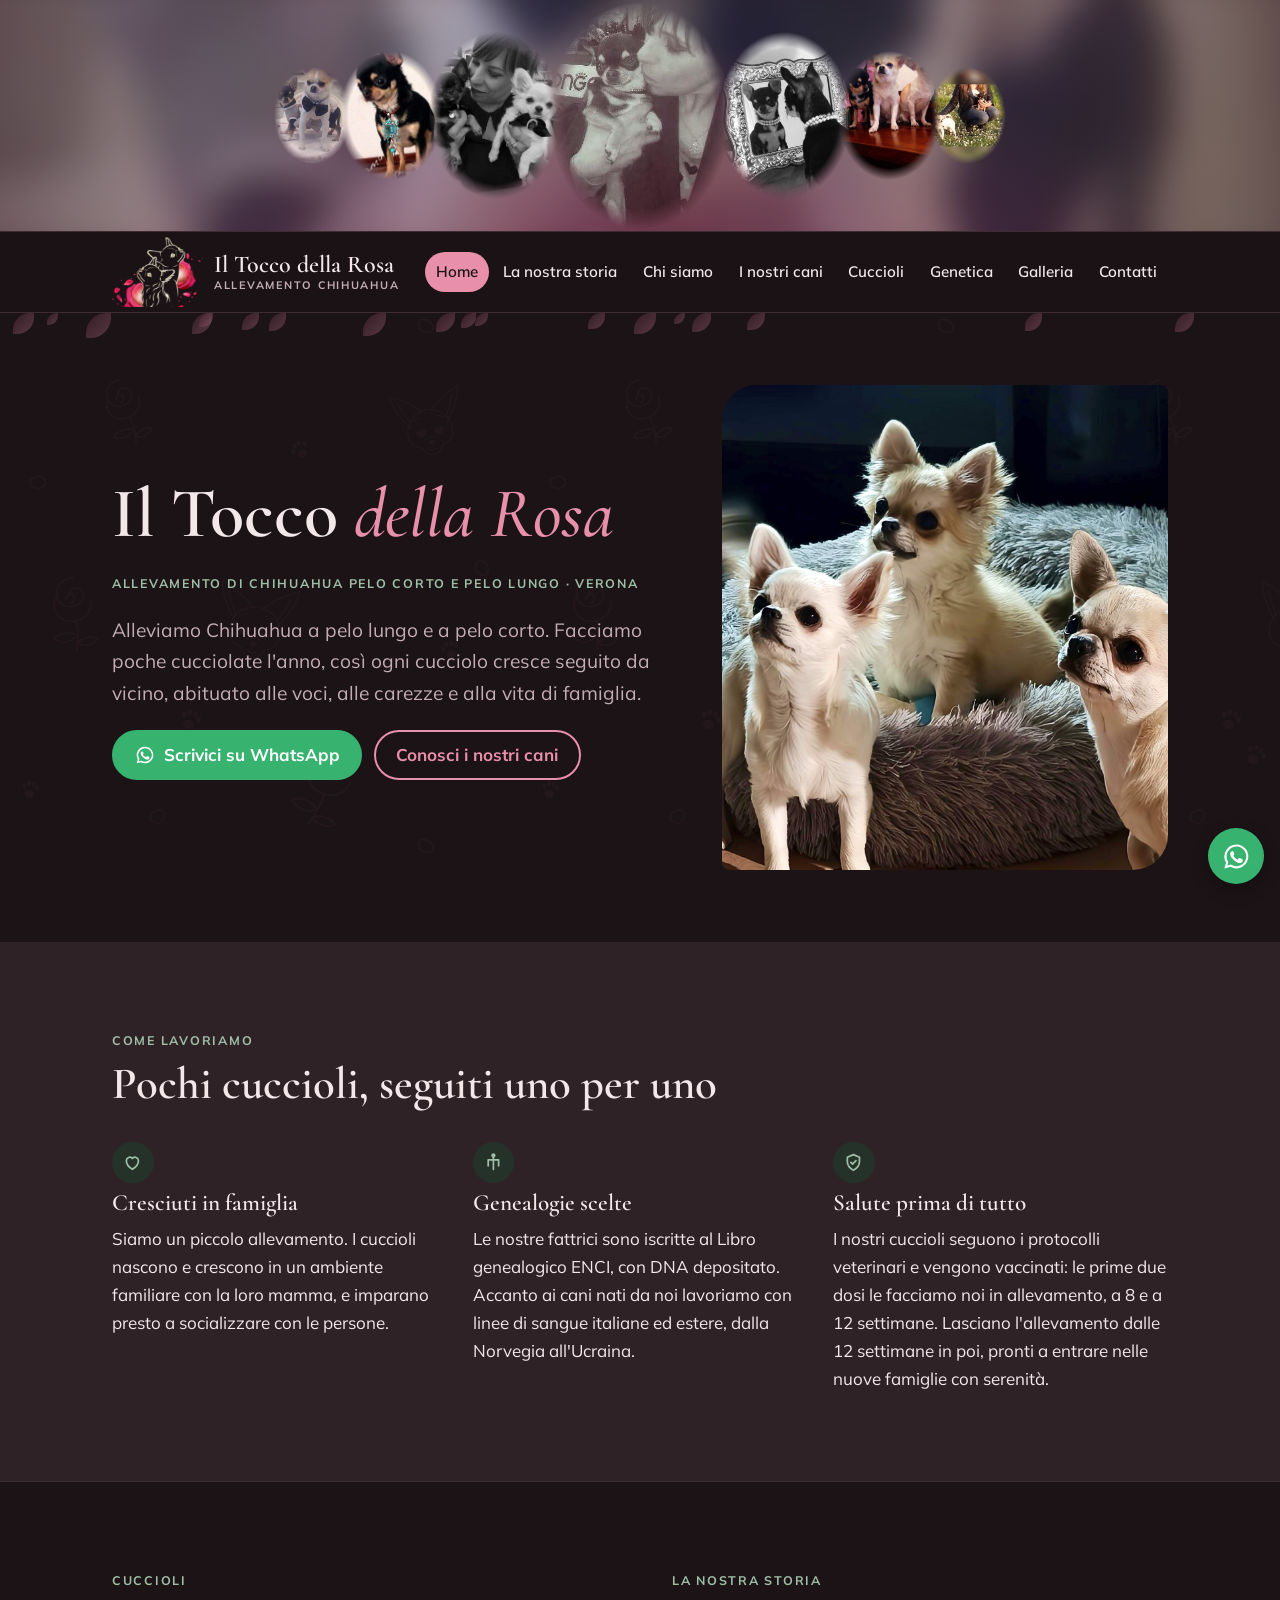
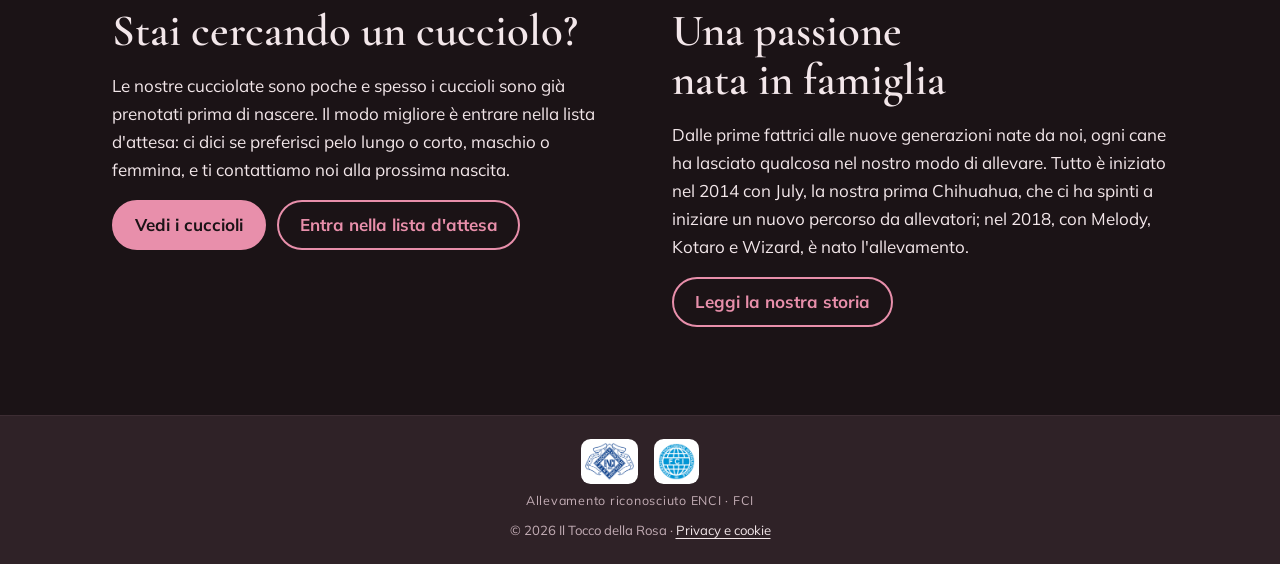
<file: manutenzione.html>
<!doctype html>
<html lang="it">
<head>
<meta charset="utf-8">
<meta name="viewport" content="width=device-width, initial-scale=1, viewport-fit=cover">
<title>Sito in manutenzione · Il Tocco della Rosa</title>
<meta name="robots" content="noindex">
<meta name="description" content="Il sito dell'allevamento di Chihuahua Il Tocco della Rosa è in manutenzione. Torniamo presto.">
<link rel="icon" href="assets/img/favicon.png" type="image/png">
<link rel="apple-touch-icon" href="assets/img/apple-touch-icon.png">
<meta name="color-scheme" content="dark">
<meta name="theme-color" content="#1b1316">
<link rel="stylesheet" href="assets/style.css">
<style>
  .manutenzione{min-height:100vh;min-height:100dvh;display:grid;place-items:center;text-align:center}
  .manutenzione .stack{max-width:42rem;width:100%;justify-items:stretch;gap:1.2rem}
  .manutenzione .logo-grande{justify-self:center;width:min(30rem,88vw);height:auto}
  .manutenzione .stack p,.manutenzione .stack h1{min-width:0}
  .manutenzione h1 em{font-style:italic;font-weight:500;color:var(--rosa)}
  .manutenzione .azioni{justify-content:center}
</style>
</head>
<body>
<main>
<section class="manutenzione">
  <div class="wrap stack">
    <img class="logo-grande" src="assets/img/logo.png" alt="Il Tocco della Rosa – Chihuahuas short &amp; long hair" width="900" height="667">
    <p class="eyebrow">Il Tocco della Rosa · Allevamento Chihuahua · Verona</p>
    <h1>Stiamo sistemando <em>il giardino</em></h1>
    <p class="lead">Il sito è in manutenzione per qualche aggiornamento e tornerà online a breve. Nel frattempo puoi scriverci su WhatsApp: ti rispondiamo come sempre.</p>
    <p><strong data-wa-numero></strong></p>
    <div class="azioni">
      <a class="btn wa" data-wa="Ciao, ho visto che il sito è in manutenzione: vorrei qualche informazione" href="https://www.facebook.com/iltoccodellarosa/">Scrivici su WhatsApp</a>
      <a class="btn" href="https://www.facebook.com/iltoccodellarosa/" target="_blank" rel="noopener">Pagina Facebook</a>
    </div>
  </div>
</section>
</main>
<script src="assets/config.js"></script>
<script src="assets/site.js"></script>
</body>
</html>
</file>
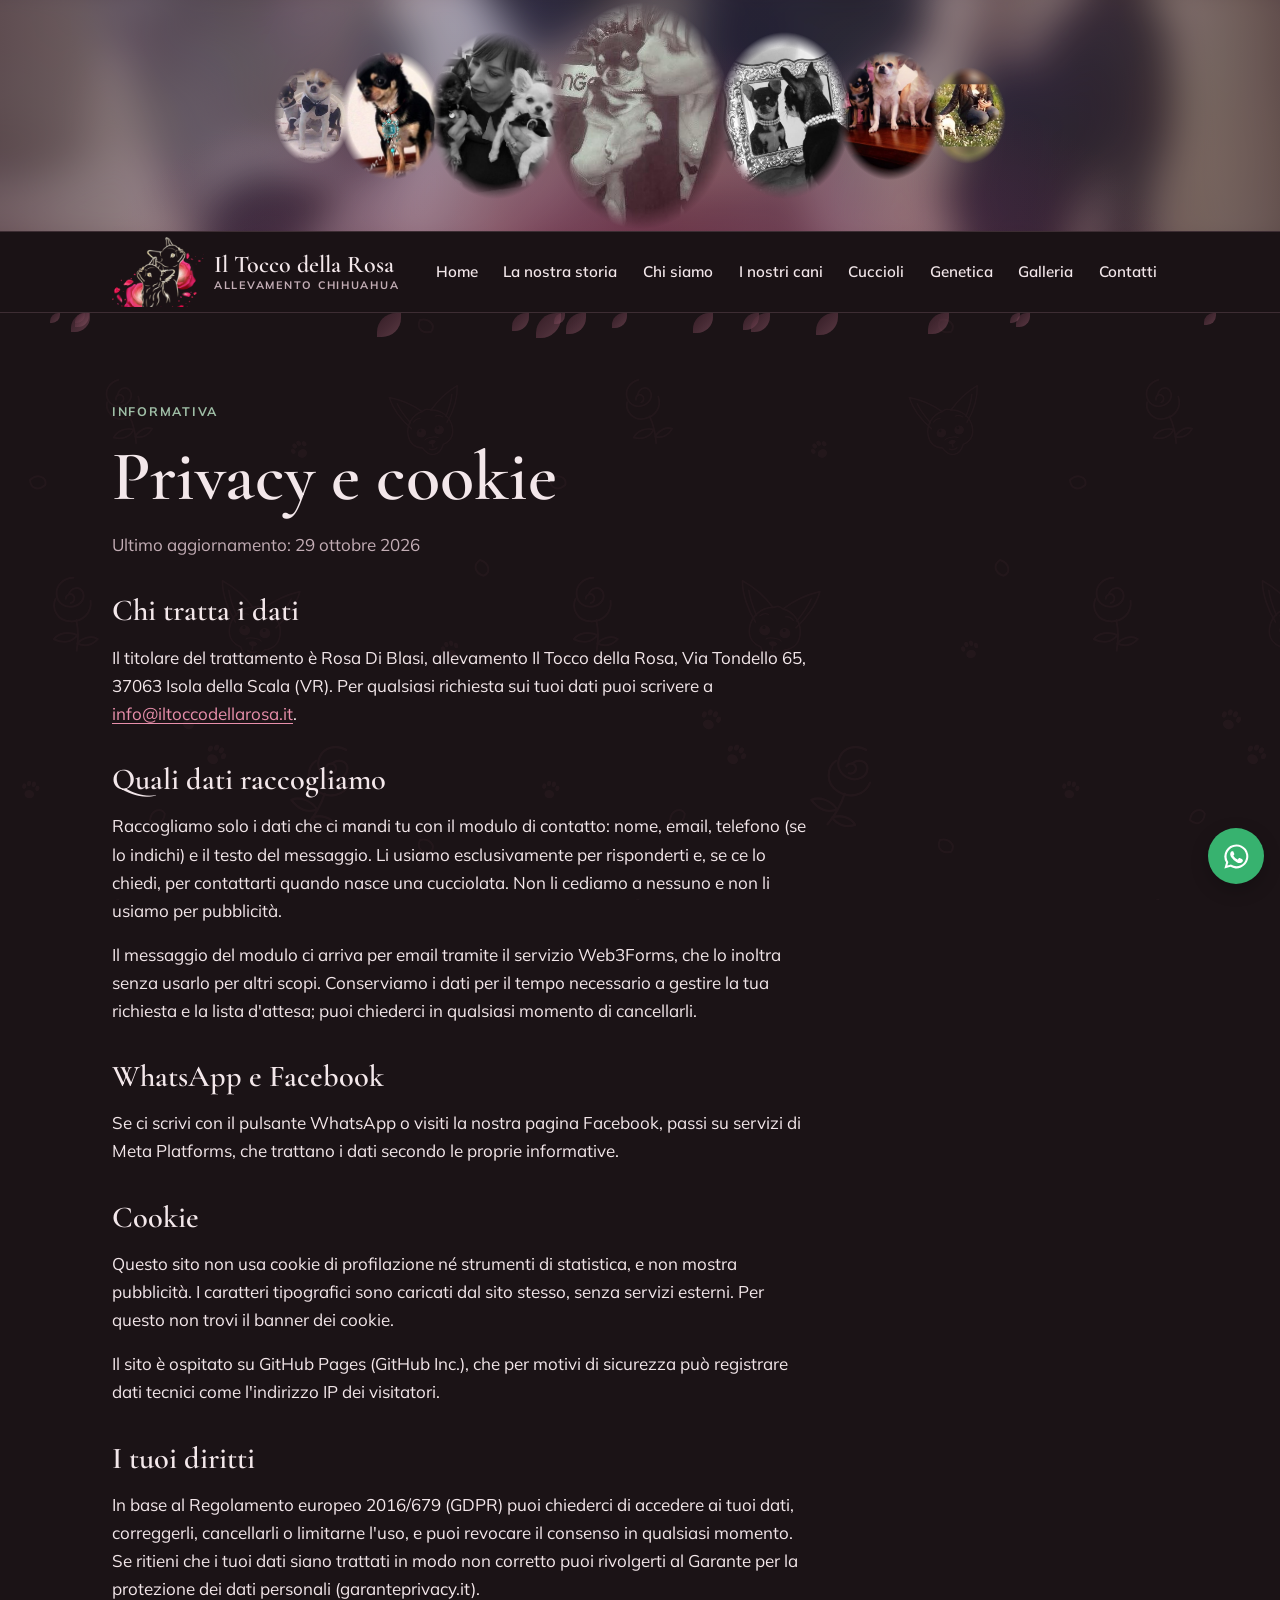
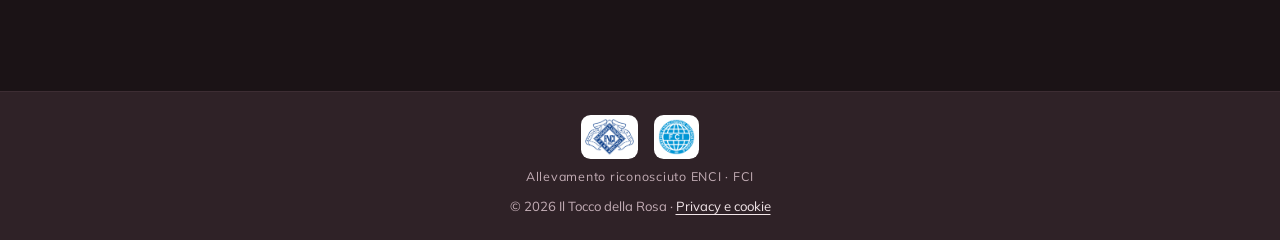
<file: privacy.html>
<!doctype html>
<html lang="it">
<head>
<meta charset="utf-8">
<meta name="viewport" content="width=device-width, initial-scale=1, viewport-fit=cover">
<title>Privacy e cookie · Il Tocco della Rosa</title>
<meta name="claude:viewport-fit-sides" content="cover">
<meta name="description" content="Informativa privacy e cookie del sito dell'allevamento di Chihuahua Il Tocco della Rosa.">
<link rel="canonical" href="https://www.iltoccodellarosa.it/privacy.html">
<meta property="og:title" content="Privacy e cookie · Il Tocco della Rosa">
<meta property="og:description" content="Informativa privacy e cookie del sito dell'allevamento di Chihuahua Il Tocco della Rosa.">
<meta property="og:type" content="website">
<meta property="og:locale" content="it_IT">
<meta property="og:url" content="https://www.iltoccodellarosa.it/privacy.html">
<meta property="og:image" content="https://www.iltoccodellarosa.it/assets/img/logo.png">
<link rel="icon" href="assets/img/favicon.png" type="image/png">
<link rel="apple-touch-icon" href="assets/img/apple-touch-icon.png">
<meta name="color-scheme" content="dark">
<meta name="theme-color" content="#1b1316">
<link rel="stylesheet" href="assets/style.css">
</head>
<body>
<div class="banner-cani" data-banner-cani></div>
<header class="top">
  <div class="wrap">
    <a class="marchio" href="index.html"><img src="assets/img/emblema.png" alt="" width="240" height="183"><span>Il Tocco della Rosa<small>Allevamento Chihuahua</small></span></a>
    <button class="menu-btn" type="button" aria-expanded="false" aria-controls="menu">Menu</button>
    <nav class="principale" id="menu" aria-label="Menu principale"><ul><li><a href="index.html">Home</a></li><li><a href="storia.html">La nostra storia</a></li><li><a href="chi-siamo.html">Chi siamo</a></li><li><a href="cani.html">I nostri cani</a></li><li><a href="cuccioli.html">Cuccioli</a></li><li><a href="genetica.html">Genetica</a></li><li><a href="galleria.html">Galleria</a></li><li><a href="contatti.html">Contatti</a></li></ul></nav>
  </div>
</header>
<main>

<section class="sezione">
  <div class="wrap">
    <div class="documento">
      <p class="eyebrow">Informativa</p>
      <h1>Privacy e cookie</h1>
      <p class="muted">Ultimo aggiornamento: 29 ottobre 2026</p>
      <h2>Chi tratta i dati</h2>
      <p>Il titolare del trattamento è Rosa Di Blasi, allevamento Il Tocco della Rosa, Via Tondello 65, 37063 Isola della Scala (VR). Per qualsiasi richiesta sui tuoi dati puoi scrivere a <span data-email></span>.</p>
      <h2>Quali dati raccogliamo</h2>
      <p>Raccogliamo solo i dati che ci mandi tu con il modulo di contatto: nome, email, telefono (se lo indichi) e il testo del messaggio. Li usiamo esclusivamente per risponderti e, se ce lo chiedi, per contattarti quando nasce una cucciolata. Non li cediamo a nessuno e non li usiamo per pubblicità.</p>
      <p>Il messaggio del modulo ci arriva per email tramite il servizio Web3Forms, che lo inoltra senza usarlo per altri scopi. Conserviamo i dati per il tempo necessario a gestire la tua richiesta e la lista d'attesa; puoi chiederci in qualsiasi momento di cancellarli.</p>
      <h2>WhatsApp e Facebook</h2>
      <p>Se ci scrivi con il pulsante WhatsApp o visiti la nostra pagina Facebook, passi su servizi di Meta Platforms, che trattano i dati secondo le proprie informative.</p>
      <h2>Cookie</h2>
      <p>Questo sito non usa cookie di profilazione né strumenti di statistica, e non mostra pubblicità. I caratteri tipografici sono caricati dal sito stesso, senza servizi esterni. Per questo non trovi il banner dei cookie.</p>
      <p>Il sito è ospitato su GitHub Pages (GitHub Inc.), che per motivi di sicurezza può registrare dati tecnici come l'indirizzo IP dei visitatori.</p>
      <h2>I tuoi diritti</h2>
      <p>In base al Regolamento europeo 2016/679 (GDPR) puoi chiederci di accedere ai tuoi dati, correggerli, cancellarli o limitarne l'uso, e puoi revocare il consenso in qualsiasi momento. Se ritieni che i tuoi dati siano trattati in modo non corretto puoi rivolgerti al Garante per la protezione dei dati personali (garanteprivacy.it).</p>
    </div>
  </div>
</section>

</main>
<footer class="piede">
  <div class="wrap">
    <div>
      <h2>Il Tocco della Rosa</h2>
      <p class="muted">Piccolo allevamento di Chihuahua a pelo lungo e a pelo corto.</p>
    </div>
    <div>
      <h2>Pagine</h2>
      <ul><li><a href="storia.html">La nostra storia</a></li><li><a href="chi-siamo.html">Chi siamo</a></li><li><a href="cani.html">I nostri cani</a></li><li><a href="cuccioli.html">Cuccioli</a></li><li><a href="genetica.html">Genetica</a></li><li><a href="galleria.html">Galleria</a></li><li><a href="contatti.html">Contatti</a></li></ul>
    </div>
    <div>
      <h2>Contatti</h2>
      <ul>
        <li>WhatsApp: <span data-wa-numero></span></li>
        <li>Email: <span data-email></span></li>
        <li>Zona: <span data-zona></span></li>
        <li><a href="https://www.facebook.com/iltoccodellarosa/" target="_blank" rel="noopener">Pagina Facebook</a></li>
        <li><a href="https://www.instagram.com/iltoccodellarosa/" target="_blank" rel="noopener">Instagram</a></li>
        <li><a href="https://www.tiktok.com/@iltoccodellarosa" target="_blank" rel="noopener">TikTok</a></li>
      </ul>
    </div>
    <p class="riconoscimento"><img src="assets/img/enci.png" alt="ENCI" width="80" height="60" loading="lazy"><img src="assets/img/fci.png" alt="FCI" width="60" height="60" loading="lazy"><span>Allevamento riconosciuto ENCI · FCI</span></p>
    <p class="fine">© <span data-anno>2026</span> Il Tocco della Rosa · <a href="privacy.html">Privacy e cookie</a></p>
  </div>
</footer>
<a class="wa-fisso" data-wa="Ciao, vi scrivo dal sito Il Tocco della Rosa" href="contatti.html" aria-label="Scrivici su WhatsApp"><svg viewBox="0 0 24 24" fill="currentColor" aria-hidden="true"><path d="M12 2a10 10 0 0 0-8.6 15.1L2 22l5-1.3A10 10 0 1 0 12 2Zm0 18.2a8.2 8.2 0 0 1-4.2-1.2l-.3-.2-3 .8.8-2.9-.2-.3A8.2 8.2 0 1 1 12 20.2Zm4.5-6.1c-.2-.1-1.5-.7-1.7-.8s-.4-.1-.6.1-.7.8-.8 1-.3.2-.5.1a6.7 6.7 0 0 1-3.3-2.9c-.3-.4.3-.4.7-1.3.1-.2 0-.3 0-.4l-.8-1.8c-.2-.5-.4-.4-.6-.4h-.5a1 1 0 0 0-.7.3 3 3 0 0 0-.9 2.2 5.1 5.1 0 0 0 1.1 2.7 11.6 11.6 0 0 0 4.4 3.9c1.6.7 2.3.8 3.1.6a2.7 2.7 0 0 0 1.8-1.2 2.2 2.2 0 0 0 .2-1.3c-.1-.1-.3-.2-.5-.3Z"/></svg></a>
<script src="assets/config.js"></script>
<script src="assets/site.js"></script>
</body>
</html>
</file>
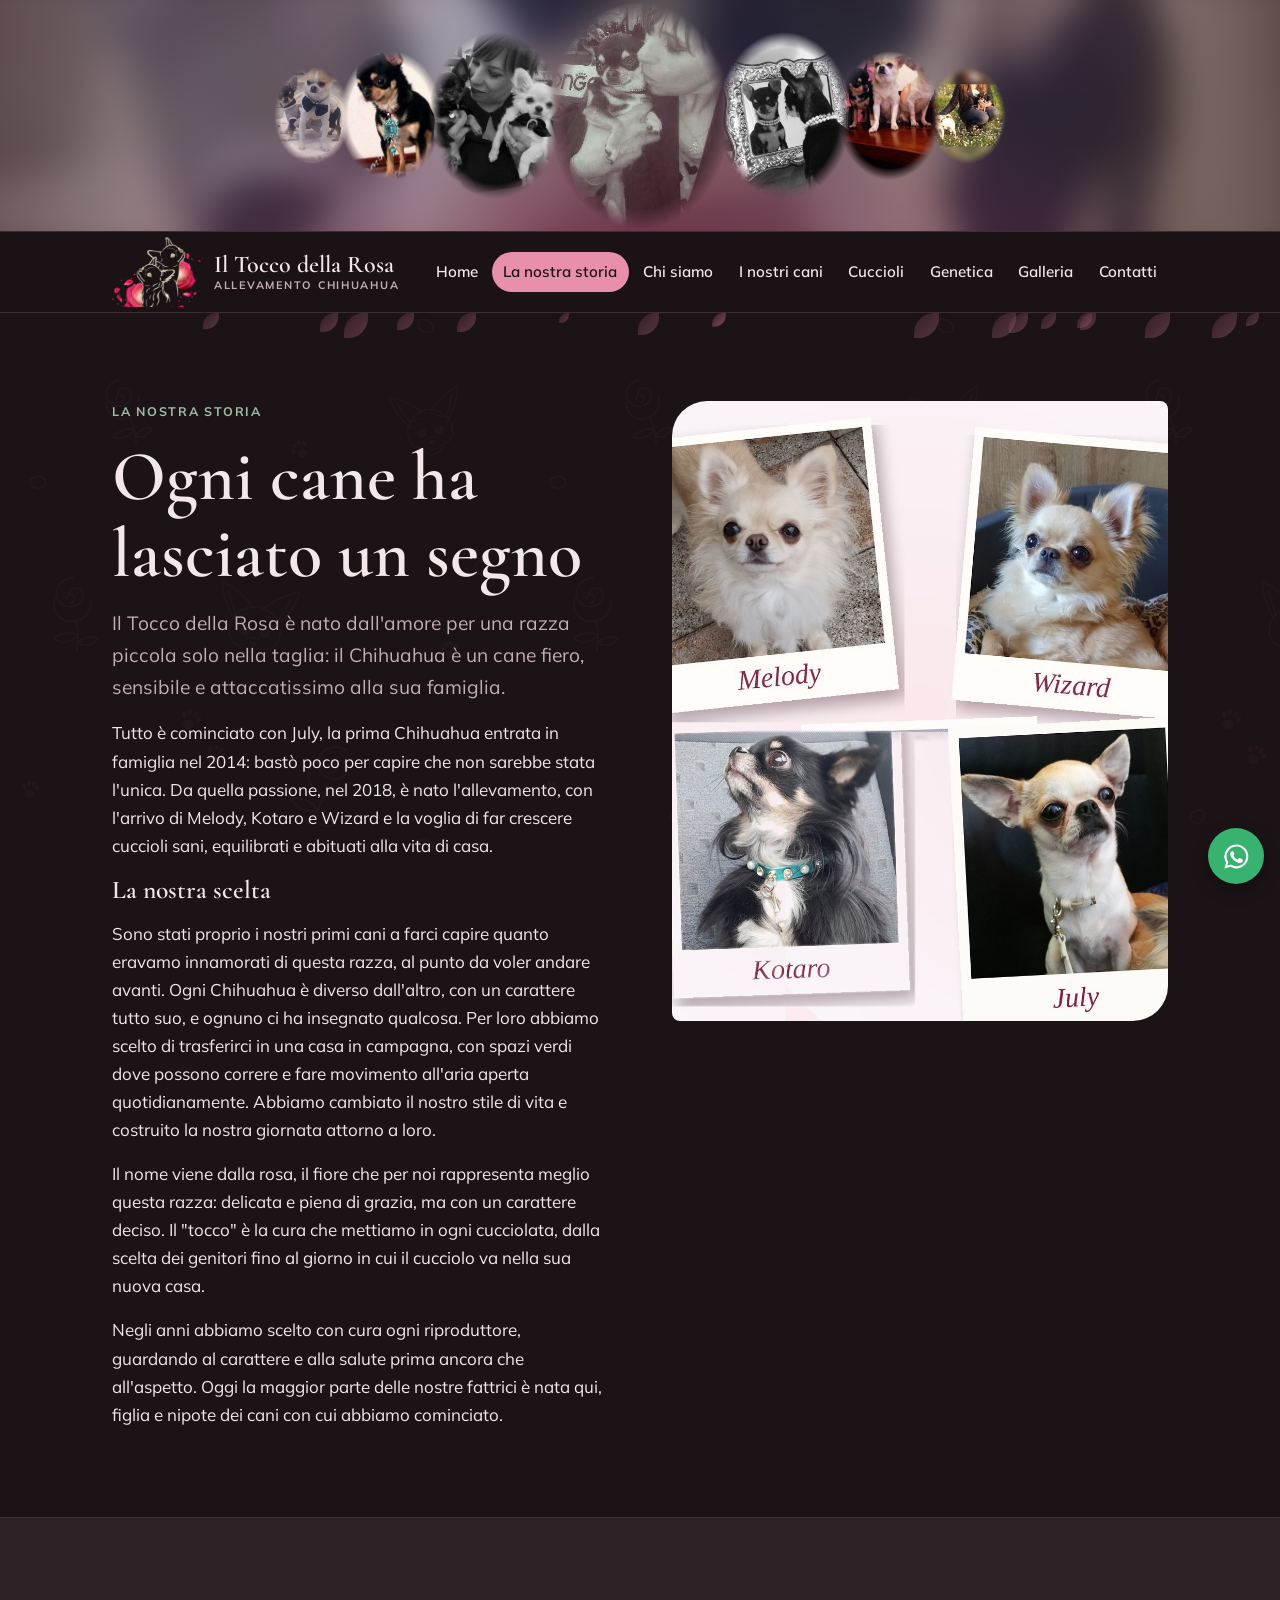
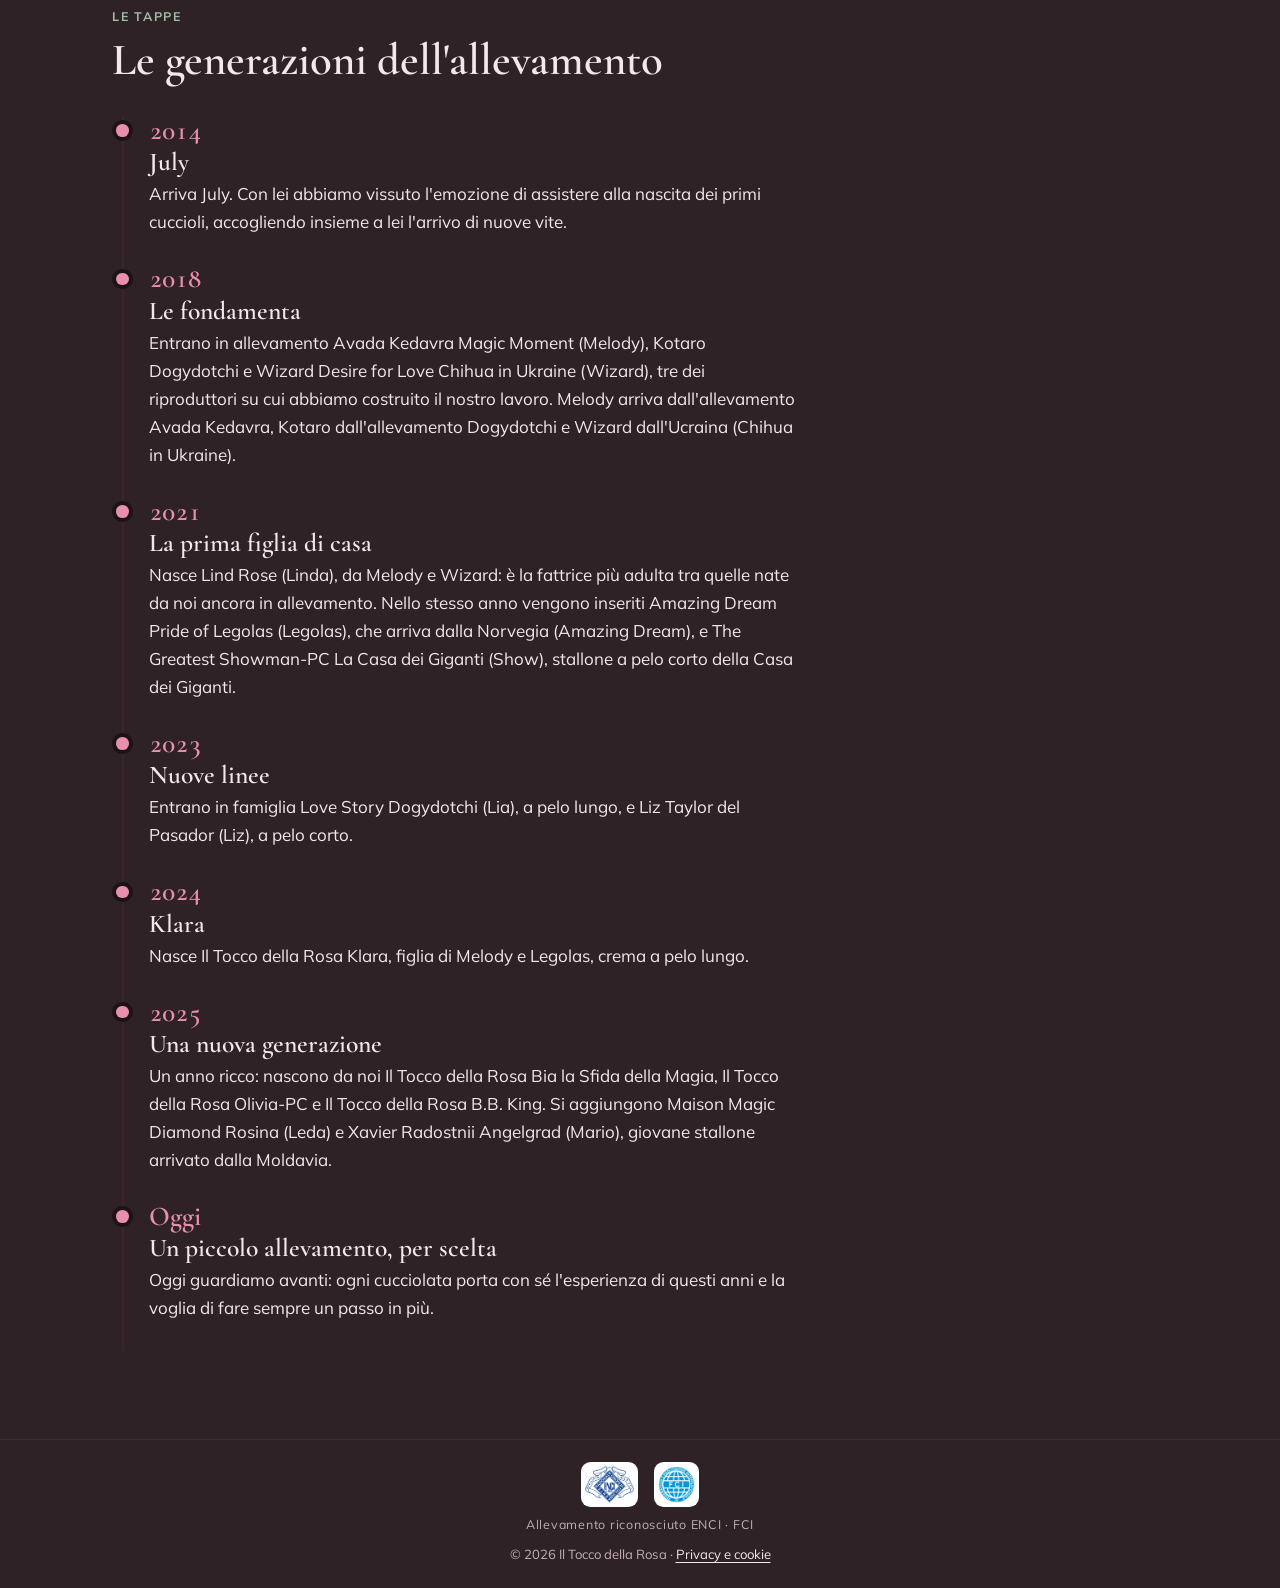
<file: storia.html>
<!doctype html>
<html lang="it">
<head>
<meta charset="utf-8">
<meta name="viewport" content="width=device-width, initial-scale=1, viewport-fit=cover">
<title>La nostra storia · Allevamento Chihuahua Il Tocco della Rosa</title>
<meta name="claude:viewport-fit-sides" content="cover">
<meta name="description" content="Dal 2018 alleviamo Chihuahua a pelo corto e a pelo lungo in provincia di Verona: la storia dell'allevamento Il Tocco della Rosa e dei nostri cani.">
<link rel="canonical" href="https://www.iltoccodellarosa.it/storia.html">
<meta property="og:title" content="La nostra storia · Allevamento Chihuahua Il Tocco della Rosa">
<meta property="og:description" content="Dal 2018 alleviamo Chihuahua a pelo corto e a pelo lungo in provincia di Verona: la storia dell'allevamento Il Tocco della Rosa e dei nostri cani.">
<meta property="og:type" content="website">
<meta property="og:locale" content="it_IT">
<meta property="og:url" content="https://www.iltoccodellarosa.it/storia.html">
<meta property="og:image" content="https://www.iltoccodellarosa.it/assets/img/logo.png">
<link rel="icon" href="assets/img/favicon.png" type="image/png">
<link rel="apple-touch-icon" href="assets/img/apple-touch-icon.png">
<meta name="color-scheme" content="dark">
<meta name="theme-color" content="#1b1316">
<link rel="stylesheet" href="assets/style.css">
</head>
<body>
<div class="banner-cani" data-banner-cani></div>
<header class="top">
  <div class="wrap">
    <a class="marchio" href="index.html"><img src="assets/img/emblema.png" alt="" width="240" height="183"><span>Il Tocco della Rosa<small>Allevamento Chihuahua</small></span></a>
    <button class="menu-btn" type="button" aria-expanded="false" aria-controls="menu">Menu</button>
    <nav class="principale" id="menu" aria-label="Menu principale"><ul><li><a href="index.html">Home</a></li><li><a href="storia.html" aria-current="page">La nostra storia</a></li><li><a href="chi-siamo.html">Chi siamo</a></li><li><a href="cani.html">I nostri cani</a></li><li><a href="cuccioli.html">Cuccioli</a></li><li><a href="genetica.html">Genetica</a></li><li><a href="galleria.html">Galleria</a></li><li><a href="contatti.html">Contatti</a></li></ul></nav>
  </div>
</header>
<main>

<section class="sezione">
  <div class="wrap duo">
    <div class="stack testo">
      <p class="eyebrow">La nostra storia</p>
      <h1>Ogni cane ha lasciato un segno</h1>
      <p class="lead">Il Tocco della Rosa è nato dall'amore per una razza piccola solo nella taglia: il Chihuahua è un cane fiero, sensibile e attaccatissimo alla sua famiglia.</p>
      <p>Tutto è cominciato con July, la prima Chihuahua entrata in famiglia nel 2014: bastò poco per capire che non sarebbe stata l'unica. Da quella passione, nel 2018, è nato l'allevamento, con l'arrivo di Melody, Kotaro e Wizard e la voglia di far crescere cuccioli sani, equilibrati e abituati alla vita di casa.</p>
      <h3>La nostra scelta</h3>
      <p>Sono stati proprio i nostri primi cani a farci capire quanto eravamo innamorati di questa razza, al punto da voler andare avanti. Ogni Chihuahua è diverso dall'altro, con un carattere tutto suo, e ognuno ci ha insegnato qualcosa. Per loro abbiamo scelto di trasferirci in una casa in campagna, con spazi verdi dove possono correre e fare movimento all'aria aperta quotidianamente. Abbiamo cambiato il nostro stile di vita e costruito la nostra giornata attorno a loro.</p>
      <p>Il nome viene dalla rosa, il fiore che per noi rappresenta meglio questa razza: delicata e piena di grazia, ma con un carattere deciso. Il "tocco" è la cura che mettiamo in ogni cucciolata, dalla scelta dei genitori fino al giorno in cui il cucciolo va nella sua nuova casa.</p>
      <p>Negli anni abbiamo scelto con cura ogni riproduttore, guardando al carattere e alla salute prima ancora che all'aspetto. Oggi la maggior parte delle nostre fattrici è nata qui, figlia e nipote dei cani con cui abbiamo cominciato.</p>
    </div>
    <div class="petalo"><img src="foto/storia-capostipiti.jpg" alt="July, Melody, Kotaro e Wizard, i nostri primi Chihuahua" loading="lazy"></div>
  </div>
</section>

<section class="sezione tinta">
  <div class="wrap">
    <div class="intestazione"><p class="eyebrow">Le tappe</p><h2>Le generazioni dell'allevamento</h2></div>
    <ol class="tempo">
      <li><span class="anno">2014</span><h3>July</h3><p>Arriva July. Con lei abbiamo vissuto l'emozione di assistere alla nascita dei primi cuccioli, accogliendo insieme a lei l'arrivo di nuove vite.</p></li>
      <li><span class="anno">2018</span><h3>Le fondamenta</h3><p>Entrano in allevamento Avada Kedavra Magic Moment (Melody), Kotaro Dogydotchi e Wizard Desire for Love Chihua in Ukraine (Wizard), tre dei riproduttori su cui abbiamo costruito il nostro lavoro. Melody arriva dall'allevamento Avada Kedavra, Kotaro dall'allevamento Dogydotchi e Wizard dall'Ucraina (Chihua in Ukraine).</p></li>
      <li><span class="anno">2021</span><h3>La prima figlia di casa</h3><p>Nasce Lind Rose (Linda), da Melody e Wizard: è la fattrice più adulta tra quelle nate da noi ancora in allevamento. Nello stesso anno vengono inseriti Amazing Dream Pride of Legolas (Legolas), che arriva dalla Norvegia (Amazing Dream), e The Greatest Showman-PC La Casa dei Giganti (Show), stallone a pelo corto della Casa dei Giganti.</p></li>
      <li><span class="anno">2023</span><h3>Nuove linee</h3><p>Entrano in famiglia Love Story Dogydotchi (Lia), a pelo lungo, e Liz Taylor del Pasador (Liz), a pelo corto.</p></li>
      <li><span class="anno">2024</span><h3>Klara</h3><p>Nasce Il Tocco della Rosa Klara, figlia di Melody e Legolas, crema a pelo lungo.</p></li>
      <li><span class="anno">2025</span><h3>Una nuova generazione</h3><p>Un anno ricco: nascono da noi Il Tocco della Rosa Bia la Sfida della Magia, Il Tocco della Rosa Olivia-PC e Il Tocco della Rosa B.B. King. Si aggiungono Maison Magic Diamond Rosina (Leda) e Xavier Radostnii Angelgrad (Mario), giovane stallone arrivato dalla Moldavia.</p></li>
      <li><span class="anno">Oggi</span><h3>Un piccolo allevamento, per scelta</h3><p>Oggi guardiamo avanti: ogni cucciolata porta con sé l'esperienza di questi anni e la voglia di fare sempre un passo in più.</p></li>
    </ol>
  </div>
</section>

</main>
<footer class="piede">
  <div class="wrap">
    <div>
      <h2>Il Tocco della Rosa</h2>
      <p class="muted">Piccolo allevamento di Chihuahua a pelo lungo e a pelo corto.</p>
    </div>
    <div>
      <h2>Pagine</h2>
      <ul><li><a href="storia.html">La nostra storia</a></li><li><a href="chi-siamo.html">Chi siamo</a></li><li><a href="cani.html">I nostri cani</a></li><li><a href="cuccioli.html">Cuccioli</a></li><li><a href="genetica.html">Genetica</a></li><li><a href="galleria.html">Galleria</a></li><li><a href="contatti.html">Contatti</a></li></ul>
    </div>
    <div>
      <h2>Contatti</h2>
      <ul>
        <li>WhatsApp: <span data-wa-numero></span></li>
        <li>Email: <span data-email></span></li>
        <li>Zona: <span data-zona></span></li>
        <li><a href="https://www.facebook.com/iltoccodellarosa/" target="_blank" rel="noopener">Pagina Facebook</a></li>
        <li><a href="https://www.instagram.com/iltoccodellarosa/" target="_blank" rel="noopener">Instagram</a></li>
        <li><a href="https://www.tiktok.com/@iltoccodellarosa" target="_blank" rel="noopener">TikTok</a></li>
      </ul>
    </div>
    <p class="riconoscimento"><img src="assets/img/enci.png" alt="ENCI" width="80" height="60" loading="lazy"><img src="assets/img/fci.png" alt="FCI" width="60" height="60" loading="lazy"><span>Allevamento riconosciuto ENCI · FCI</span></p>
    <p class="fine">© <span data-anno>2026</span> Il Tocco della Rosa · <a href="privacy.html">Privacy e cookie</a></p>
  </div>
</footer>
<a class="wa-fisso" data-wa="Ciao, vi scrivo dal sito Il Tocco della Rosa" href="contatti.html" aria-label="Scrivici su WhatsApp"><svg viewBox="0 0 24 24" fill="currentColor" aria-hidden="true"><path d="M12 2a10 10 0 0 0-8.6 15.1L2 22l5-1.3A10 10 0 1 0 12 2Zm0 18.2a8.2 8.2 0 0 1-4.2-1.2l-.3-.2-3 .8.8-2.9-.2-.3A8.2 8.2 0 1 1 12 20.2Zm4.5-6.1c-.2-.1-1.5-.7-1.7-.8s-.4-.1-.6.1-.7.8-.8 1-.3.2-.5.1a6.7 6.7 0 0 1-3.3-2.9c-.3-.4.3-.4.7-1.3.1-.2 0-.3 0-.4l-.8-1.8c-.2-.5-.4-.4-.6-.4h-.5a1 1 0 0 0-.7.3 3 3 0 0 0-.9 2.2 5.1 5.1 0 0 0 1.1 2.7 11.6 11.6 0 0 0 4.4 3.9c1.6.7 2.3.8 3.1.6a2.7 2.7 0 0 0 1.8-1.2 2.2 2.2 0 0 0 .2-1.3c-.1-.1-.3-.2-.5-.3Z"/></svg></a>
<script src="assets/config.js"></script>
<script src="assets/site.js"></script>
</body>
</html>
</file>
<file: assets/style.css>
/* Il Tocco della Rosa — foglio di stile unico per tutto il sito.
   Layout: colonna centrale stretta per i testi, griglie che vanno a una colonna da telefono;
   le foto hanno la forma di un petalo (angoli asimmetrici). */

@font-face{font-family:'Cormorant Garamond';font-style:normal;font-weight:500 600;font-display:swap;src:url('fonts/cormorant.woff2') format('woff2')}
@font-face{font-family:'Cormorant Garamond';font-style:italic;font-weight:500;font-display:swap;src:url('fonts/cormorant-italic.woff2') format('woff2')}
@font-face{font-family:'Mulish';font-style:normal;font-weight:400 700;font-display:swap;src:url('fonts/mulish.woff2') format('woff2')}

:root{
  --bg:#1b1316;          /* carta rosata */
  --surface:#251a1e;
  --surface-2:#2f2227;
  --ink:#f3e7ea;
  --muted:#c3adb5;
  --line:#3d2d33;
  --rosa:#e88fab;        /* rosa antica, colore principale */
  --rosa-soft:#40222d;
  --foglia:#9fbea6;      /* verde foglia, secondario */
  --foglia-soft:#243229;
  --wa:#37b26f;
  --on-accent:#1b1316;
  --display:'Cormorant Garamond', 'Iowan Old Style', Georgia, serif;
  --body:'Mulish', 'Segoe UI', system-ui, -apple-system, sans-serif;
  --petalo:2.2rem .5rem 2.2rem .5rem;
  --wrap:68rem;
  color-scheme:dark;
}
@media (prefers-color-scheme:dark){:root:not([data-theme="light"]){
  --bg:#1b1316;--surface:#251a1e;--surface-2:#2f2227;--ink:#f3e7ea;--muted:#c3adb5;--line:#3d2d33;
  --rosa:#e88fab;--rosa-soft:#40222d;--foglia:#9fbea6;--foglia-soft:#243229;--wa:#37b26f;--on-accent:#1b1316;color-scheme:dark}}
:root[data-theme="dark"]{
  --bg:#1b1316;--surface:#251a1e;--surface-2:#2f2227;--ink:#f3e7ea;--muted:#c3adb5;--line:#3d2d33;
  --rosa:#e88fab;--rosa-soft:#40222d;--foglia:#9fbea6;--foglia-soft:#243229;--wa:#37b26f;--on-accent:#1b1316;color-scheme:dark}

*,*::before,*::after{box-sizing:border-box}
html{-webkit-text-size-adjust:100%}
body::after{content:"";position:fixed;inset:0;z-index:-1;pointer-events:none;background:var(--rosa);opacity:.035;-webkit-mask:url(img/sfondo.svg) repeat 0 0/520px;mask:url(img/sfondo.svg) repeat 0 0/520px}
@media (prefers-color-scheme:dark){:root:not([data-theme="light"]) body::after{opacity:.035}}
:root[data-theme="dark"] body::after{opacity:.035}
body{margin:0;background:var(--bg);isolation:isolate;color:var(--ink);font-family:var(--body);font-size:1.0625rem;line-height:1.65}
img{max-width:100%;display:block}
[hidden]{display:none!important}
a{color:var(--rosa);text-underline-offset:.2em}
a:focus-visible,button:focus-visible,input:focus-visible,textarea:focus-visible,select:focus-visible{outline:3px solid var(--rosa);outline-offset:2px}
h1,h2,h3{font-family:var(--display);font-weight:600;line-height:1.1;text-wrap:balance;margin:0}
h1{font-size:clamp(2.6rem,7vw,4.4rem)}
h2{font-size:clamp(2rem,4.5vw,2.8rem)}
h3{font-size:1.6rem}
p{margin:0}
.wrap{max-width:var(--wrap);margin-inline:auto;padding-left:max(16px,env(safe-area-inset-left,0px));padding-right:max(16px,env(safe-area-inset-right,0px))}
.testo{max-width:40rem}
.stack{display:grid;gap:1rem}
.eyebrow{font-size:.78rem;letter-spacing:.14em;text-transform:uppercase;font-weight:700;color:var(--foglia)}
.lead{font-size:1.2rem;color:var(--muted)}
.muted{color:var(--muted)}

/* segnaposto: testi che Roberto deve completare, ben visibili */
.segnaposto{background:var(--rosa-soft);border:1px dashed var(--rosa);border-radius:.35rem;padding:.05em .4em;font-size:.92em;color:var(--ink)}

/* intestazione */
body::before{content:"";position:fixed;inset:0 0 auto;height:env(safe-area-inset-top,0px);z-index:10;background:var(--bg)}
.top{position:sticky;top:env(safe-area-inset-top,0px);z-index:20;background:color-mix(in srgb,var(--bg) 92%,transparent);backdrop-filter:blur(8px);border-bottom:1px solid var(--line)}
.top .wrap{display:flex;align-items:center;justify-content:space-between;gap:1rem;padding-block:.7rem}
.marchio{display:flex;align-items:center;gap:.6rem;text-decoration:none;color:var(--ink)}
.marchio img{height:4.4rem;width:auto;flex:none;margin:-.4rem 0}
@media (max-width:40rem){.marchio img{height:3.4rem}}
.marchio span{font-family:var(--display);font-size:1.5rem;font-weight:600;line-height:1}
.marchio small{display:block;font-family:var(--body);font-size:.68rem;letter-spacing:.16em;text-transform:uppercase;color:var(--muted);font-weight:700;margin-top:.2rem}
.menu-btn{display:none;background:none;border:1px solid var(--line);border-radius:.6rem;padding:.45rem .7rem;color:var(--ink);font:inherit;font-weight:700;cursor:pointer}
nav.principale ul{list-style:none;margin:0;padding:0;display:flex;flex-wrap:wrap;gap:.2rem}
nav.principale a{display:block;padding:.45rem .7rem;border-radius:2rem;text-decoration:none;color:var(--ink);font-weight:600;font-size:.95rem}
nav.principale a:hover{background:var(--surface-2)}
nav.principale a[aria-current="page"]{background:var(--rosa);color:var(--on-accent)}
@media (max-width:58rem){
  .menu-btn{display:block}
  nav.principale{display:none;position:absolute;left:0;right:0;top:100%;background:var(--bg);border-bottom:1px solid var(--line);padding:.5rem max(16px,env(safe-area-inset-right,0px)) 1rem max(16px,env(safe-area-inset-left,0px))}
  nav.principale.aperto{display:block}
  nav.principale ul{flex-direction:column}
  nav.principale a{padding:.7rem .9rem;font-size:1.05rem}
}

/* sezioni */
main{display:block}
.sezione{padding-block:clamp(3rem,7vw,5.5rem)}
.sezione + .sezione{border-top:1px solid var(--line)}
.sezione.tinta{background:var(--surface-2)}
.intestazione{display:grid;gap:.6rem;margin-bottom:2rem;max-width:44rem}

/* apertura home */
.apertura{padding-block:clamp(2.5rem,6vw,4.5rem)}
.apertura .wrap{display:grid;grid-template-columns:1.1fr .9fr;gap:clamp(2rem,5vw,4rem);align-items:center}
.apertura h1 em{font-style:italic;font-weight:500;color:var(--rosa)}
.apertura .stack{gap:1.3rem}
@media (max-width:50rem){.apertura .wrap{grid-template-columns:1fr}}

.petalo{border-radius:var(--petalo);overflow:hidden;background:var(--surface-2);aspect-ratio:4/5;max-width:100%;position:relative}
.petalo img{width:100%;height:100%;object-fit:cover}
.banner-cani{overflow:hidden;height:clamp(9rem,26vw,20rem);border-bottom:1px solid var(--line);background:var(--surface)}
.banner-cani img{width:100%;height:100%;object-fit:cover;display:block}
.banner-cani .foto-vuota{height:100%}
.foto-vuota{display:grid;place-items:center;text-align:center;padding:1.5rem;color:var(--muted);font-size:.9rem;
  background:radial-gradient(circle at 30% 25%,var(--rosa-soft),transparent 60%),radial-gradient(circle at 75% 80%,var(--foglia-soft),transparent 55%),var(--surface-2)}
.foto-vuota svg{display:block;width:3rem;height:3rem;margin:0 auto .6rem;color:var(--rosa);opacity:.7}

/* pulsanti */
.azioni{display:flex;flex-wrap:wrap;gap:.7rem}
.btn{display:inline-flex;align-items:center;gap:.55rem;padding:.8rem 1.3rem;border-radius:2rem;font-weight:700;text-decoration:none;border:2px solid var(--rosa);color:var(--rosa);background:transparent;font:inherit;font-weight:700;cursor:pointer;line-height:1.2}
.btn:hover{background:var(--rosa-soft)}
.btn.pieno{background:var(--rosa);color:var(--on-accent)}
.btn.pieno:hover{filter:brightness(1.08)}
.btn.wa{background:var(--wa);border-color:var(--wa);color:#fff}
.btn svg{width:1.25rem;height:1.25rem;flex:none}

/* punti di forza */
.punti{display:grid;grid-template-columns:repeat(auto-fit,minmax(15rem,1fr));gap:1.6rem}
.punto{display:grid;gap:.5rem;align-content:start}
.punto h3{font-size:1.45rem}
.punto .segno{width:2.6rem;height:2.6rem;border-radius:50%;display:grid;place-items:center;background:var(--foglia-soft);color:var(--foglia)}
.punto .segno svg{width:1.3rem;height:1.3rem}

/* cani */
.filtri{display:flex;flex-wrap:wrap;gap:.5rem;margin-bottom:1.5rem}
.filtri button{font:inherit;font-weight:600;font-size:.92rem;padding:.4rem .95rem;border-radius:2rem;border:1px solid var(--line);background:var(--surface);color:var(--ink);cursor:pointer}
.filtri button[aria-pressed="true"]{background:var(--ink);color:var(--bg);border-color:var(--ink)}
.griglia-cani{display:grid;grid-template-columns:repeat(auto-fill,minmax(15.5rem,1fr));gap:1.4rem}
.cane{background:var(--surface);border:1px solid var(--line);border-radius:1rem;overflow:hidden;display:grid;grid-template-rows:auto 1fr}
.cane .petalo{border-radius:0;aspect-ratio:1/1}
@media (max-width:30rem){.cane .petalo{aspect-ratio:4/3}}
.cane .corpo{padding:1rem 1.1rem 1.2rem;display:grid;gap:.45rem;align-content:start}
.cane h3{font-size:1.7rem}
.etichette{display:flex;flex-wrap:wrap;gap:.35rem}
.etichetta{font-size:.62rem;font-weight:700;letter-spacing:.03em;text-transform:uppercase;padding:.2rem .45rem;border-radius:2rem;background:var(--surface-2);color:var(--muted)}
.etichetta.f{background:var(--rosa-soft);color:var(--rosa)}
.etichetta.m{background:var(--foglia-soft);color:var(--foglia)}
.etichetta.ok{background:#1e8e3e;color:#ffe600}
.etichetta.pr{background:#ffe600;color:#c8102e}
.etichetta.nd{background:#c8102e;color:#ffe600}
.legenda{margin:1rem 0 0;display:flex;flex-direction:column;align-items:flex-start;gap:.6rem;font-size:.8rem;color:var(--muted)}
.legenda strong{font-weight:700;flex-basis:100%}
.legenda>span{display:flex;align-items:center;gap:.5rem;flex-wrap:wrap}
.cane dl{margin:0;display:grid;grid-template-columns:auto 1fr;gap:.15rem .8rem;font-size:.92rem}
.cane dt{color:var(--muted)}
.cane dd{margin:0;min-width:0}
.cane .detto{margin:-.3rem 0 0;font-size:.9rem;color:var(--muted);font-style:italic}
.cane .nota{font-size:.9rem;font-style:italic;color:var(--muted)}

/* linea del tempo */
.tempo{list-style:none;margin:0;padding:0;display:grid;gap:0;border-left:2px solid var(--rosa-soft);margin-left:.6rem}
.tempo li{position:relative;padding:0 0 1.8rem 1.6rem;display:grid;gap:.25rem;max-width:42rem}
.tempo li::before{content:"";position:absolute;left:-.48rem;top:.45rem;width:.8rem;height:.8rem;border-radius:50%;background:var(--rosa);box-shadow:0 0 0 4px var(--bg)}
.tempo .anno{font-family:var(--display);font-size:1.7rem;font-weight:600;color:var(--rosa);line-height:1;font-variant-numeric:tabular-nums}

/* due colonne testo + foto */
.duo{display:grid;grid-template-columns:1fr 1fr;gap:clamp(2rem,5vw,4rem);align-items:start}
.duo > *{min-width:0}
@media (max-width:50rem){.duo{grid-template-columns:1fr}}
.persona{display:grid;grid-template-columns:9rem 1fr;gap:1.4rem;align-items:start}
.persona .petalo{aspect-ratio:1/1}
@media (max-width:30rem){.persona{grid-template-columns:1fr}.persona .petalo{max-width:11rem}}

/* elenco con spunte */
.spunte{list-style:none;margin:0;padding:0;display:grid;gap:.7rem}
.spunte li{display:grid;grid-template-columns:1.5rem 1fr;gap:.6rem}
.spunte li::before{content:"";width:1.1rem;height:1.1rem;margin-top:.3rem;border-radius:50%;background:var(--foglia-soft);border:2px solid var(--foglia)}

/* riquadro avviso */
.riquadro{background:var(--surface);border:1px solid var(--line);border-radius:1rem;padding:1.5rem;display:grid;gap:.8rem}
.riquadro.rosa{background:var(--rosa-soft);border-color:transparent}

/* galleria */
.galleria{display:grid;grid-template-columns:repeat(auto-fill,minmax(14rem,1fr));gap:1rem}
.galleria figure{margin:0;display:grid;gap:.4rem}
.galleria .petalo{aspect-ratio:1/1;border-radius:1rem}
.galleria button{all:unset;cursor:zoom-in;display:block;border-radius:1rem}
.galleria figcaption{font-size:.9rem;color:var(--muted)}
.lightbox{position:fixed;inset:0;z-index:50;background:rgba(15,8,11,.88);display:grid;place-items:center;padding:max(16px,env(safe-area-inset-top,0px)) max(16px,env(safe-area-inset-right,0px)) max(16px,env(safe-area-inset-bottom,0px)) max(16px,env(safe-area-inset-left,0px))}
.lightbox img{max-height:82vh;border-radius:.6rem}
.lightbox p{color:#f3e7ea;text-align:center;margin-top:.6rem}
.lightbox button{position:absolute;top:calc(12px + env(safe-area-inset-top,0px));right:calc(12px + env(safe-area-inset-right,0px));font:inherit;font-size:1rem;font-weight:700;background:#f3e7ea;color:#2a1a21;border:0;border-radius:2rem;padding:.5rem 1rem;cursor:pointer}

/* contatti e modulo */
.contatti{display:grid;grid-template-columns:.9fr 1.1fr;gap:clamp(2rem,5vw,4rem);align-items:start}
.contatti > *{min-width:0}
@media (max-width:52rem){.contatti{grid-template-columns:1fr}}
.recapiti{display:grid;gap:1.2rem}
.recapito{display:grid;grid-template-columns:2.6rem 1fr;column-gap:.8rem;align-items:center}
.recapito>:not(.icona-recapito){grid-column:2}
.icona-recapito{grid-row:1/span 2;width:2.6rem;height:2.6rem;border-radius:50%;display:grid;place-items:center;background:color-mix(in srgb,var(--rosa) 14%,transparent);color:var(--rosa)}
.icona-recapito svg{width:1.3rem;height:1.3rem}
.recapito{display:grid;gap:.15rem}
.recapito .eyebrow{color:var(--muted)}
.recapito strong{font-size:1.25rem;overflow-wrap:anywhere}
form.modulo{background:var(--surface);border:1px solid var(--line);border-radius:1.2rem;padding:clamp(1.2rem,4vw,2rem);display:grid;gap:1.1rem}
.campo{display:grid;gap:.35rem}
.campo label,.campo legend{font-weight:700;font-size:.95rem}
.campi-due{display:grid;grid-template-columns:1fr 1fr;gap:1rem}
@media (max-width:34rem){.campi-due{grid-template-columns:1fr}}
input[type=text],input[type=email],input[type=tel],select,textarea{width:100%;font:inherit;color:var(--ink);background:var(--bg);border:1px solid var(--line);border-radius:.6rem;padding:.7rem .8rem}
textarea{min-height:8rem;resize:vertical}
fieldset{border:0;margin:0;padding:0;display:grid;gap:.35rem}
.scelte{display:flex;flex-wrap:wrap;gap:.5rem 1.2rem}
.scelte label{font-weight:400;display:flex;gap:.4rem;align-items:center}
.consenso{display:grid;grid-template-columns:auto 1fr;gap:.6rem;font-size:.92rem;align-items:start}
.consenso input{margin-top:.35rem;width:1.1rem;height:1.1rem;accent-color:var(--rosa)}
.esito{border-radius:.7rem;padding:.8rem 1rem;font-weight:600}
.esito.ok{background:var(--foglia-soft);color:var(--ink);border:2px solid var(--foglia);padding:1.1rem 1.2rem;font-size:1.15rem;line-height:1.4;text-align:center;margin-top:1rem}
.esito.ok::before{content:"\2713";display:block;font-size:2rem;line-height:1;margin-bottom:.4rem;color:var(--foglia)}
.esito.errore{background:var(--rosa-soft);color:var(--ink);border:2px solid var(--rosa);padding:1.1rem 1.2rem;font-size:1.1rem;text-align:center;margin-top:1rem}
.esito:focus{outline:none}
.esito{scroll-margin:7rem 0 3rem}
.nascosto{position:absolute;left:-9999px;width:1px;height:1px;overflow:hidden}

/* testo lungo (privacy) */
.documento{max-width:44rem;display:grid;gap:1rem}
.documento h2{font-size:1.9rem;margin-top:1.2rem}

/* piede */
footer.piede{background:var(--surface-2);border-top:1px solid var(--line);padding-block:2.5rem;font-size:.93rem}
footer.piede .wrap{display:grid;grid-template-columns:repeat(auto-fit,minmax(13rem,1fr));gap:1.6rem}
footer.piede h2{font-size:1.4rem;margin-bottom:.4rem}
footer.piede ul{list-style:none;margin:0;padding:0;display:grid;gap:.25rem}
footer.piede a{color:var(--ink)}
footer.piede .fine{grid-column:1/-1;color:var(--muted);border-top:1px solid var(--line);padding-top:1.2rem}

/* pulsante WhatsApp fisso (da telefono) */
.wa-fisso{position:fixed;right:calc(16px + env(safe-area-inset-right,0px));bottom:calc(16px + env(safe-area-inset-bottom,0px));z-index:30;width:3.5rem;height:3.5rem;border-radius:50%;background:var(--wa);color:#fff;display:grid;place-items:center;box-shadow:0 6px 18px rgba(0,0,0,.22)}
.wa-fisso svg{width:1.8rem;height:1.8rem}

@media (prefers-reduced-motion:no-preference){
  .btn,.filtri button,nav.principale a{transition:background-color .15s,filter .15s}
}

/* ---------- animazioni (solo con mouse e se l'utente non ha chiesto meno movimento) ---------- */
.con-petali{position:relative;overflow:hidden;isolation:isolate}
.con-petali .alone{position:absolute;inset:0;z-index:-1;pointer-events:none;opacity:0;transition:opacity .6s;
  background:radial-gradient(28rem circle at var(--mx,50%) var(--my,50%),color-mix(in srgb,var(--rosa) 16%,transparent),transparent 70%)}
.con-petali:hover .alone{opacity:1}
.petali{position:absolute;inset:0;z-index:-1;pointer-events:none}
.petali span{position:absolute;top:0;width:var(--s,18px);height:var(--s,18px);
  translate:var(--px,0) var(--py,0);transition:translate 1s cubic-bezier(.2,.7,.2,1)}
.petali i{display:block;width:100%;height:100%;border-radius:80% 0 80% 0;opacity:.7;
  background:linear-gradient(135deg,var(--rosa-soft),color-mix(in srgb,var(--rosa) 45%,transparent))}
@media (prefers-reduced-motion:no-preference){
  .petali span{animation:cade var(--d,16s) linear infinite}
  .petali i{animation:dondola calc(var(--d,16s) / 4) ease-in-out infinite alternate}
  @keyframes cade{from{transform:translateY(-40px)}to{transform:translateY(var(--h,600px))}}
  @keyframes dondola{from{transform:translateX(-18px) rotate(-30deg)}to{transform:translateX(18px) rotate(140deg)}}
  .inclina{transition:transform .25s ease-out,box-shadow .25s;transform-style:preserve-3d;will-change:transform}
  .inclina:hover{box-shadow:0 18px 40px -18px color-mix(in srgb,var(--rosa) 45%,transparent)}
  .cane .petalo img,.galleria .petalo img,.apertura .petalo img{transition:transform .6s cubic-bezier(.2,.7,.2,1)}
  .cane:hover .petalo img,.galleria button:hover .petalo img{transform:scale(1.06)}
  .btn{transition:transform .2s,background-color .15s,filter .15s,box-shadow .2s}
  .btn:hover{transform:translateY(-2px);box-shadow:0 8px 18px -10px color-mix(in srgb,var(--rosa) 60%,transparent)}
  .punto .segno{transition:transform .35s cubic-bezier(.3,1.6,.5,1)}
  .punto:hover .segno{transform:scale(1.15) rotate(-8deg)}
  .marchio img{transition:transform .5s cubic-bezier(.3,1.6,.5,1)}
  .marchio:hover img{transform:rotate(-14deg) scale(1.1)}
  .tempo li::before{transition:transform .3s}
  .tempo li:hover::before{transform:scale(1.5)}
  .entra{transform:translateY(18px);opacity:.01;transition:transform .7s cubic-bezier(.2,.7,.2,1),opacity .7s}
  .entra.vista{transform:none;opacity:1}
}

/* dissolvenza nel passaggio tra le pagine */
@media (prefers-reduced-motion:no-preference){
  main,footer.piede{animation:compare .35s ease-out both}
  @keyframes compare{from{opacity:0;transform:translateY(6px)}to{opacity:1;transform:none}}
  html.in-uscita main,html.in-uscita footer.piede{opacity:0;transform:translateY(-4px);transition:opacity .18s ease-in,transform .18s ease-in}
}

/* banner animato */
.banner-cani.bn{position:relative;height:clamp(8rem,19.5vw,14.5rem);background:#2a1a20;isolation:isolate}
.bn-bg{position:absolute;inset:-8%;background-size:cover;background-position:center;filter:blur(18px) saturate(1.2);opacity:0;transform:scale(1.1);transition:opacity 1.8s ease;animation:bn-ken 26s ease-in-out infinite alternate}
.bn-bg.on{opacity:.9}
@keyframes bn-ken{from{transform:scale(1.1) translateX(-2%)}to{transform:scale(1.25) translateX(2%)}}
.bn-velo{position:absolute;inset:0;background:radial-gradient(ellipse at 50% 120%,rgba(140,42,75,.55),transparent 60%),linear-gradient(90deg,rgba(40,18,26,.55),rgba(40,18,26,.05) 30%,rgba(40,18,26,.05) 70%,rgba(40,18,26,.55))}
.bn-carte{position:absolute;inset:0;display:flex;justify-content:center;align-items:center;gap:0;padding:0 1rem}
.bn-carta{position:relative;margin:0;height:78%;aspect-ratio:4/5;-webkit-mask:radial-gradient(closest-side,#000 82%,transparent 100%);mask:radial-gradient(closest-side,#000 82%,transparent 100%);animation:bn-galleggia 7s ease-in-out infinite}
.bn-carta img{display:block;width:100%;height:100%;object-fit:cover;transition:opacity 1.2s ease}
.bn-carta .bn-next{position:absolute;inset:0;opacity:0}
.bn-carta.cambia .bn-next{opacity:1}
.bn-carta+.bn-carta{margin-left:clamp(-1.2rem,-1vw,-.4rem)}.bn-c0{--r:-7deg;height:42%;animation-delay:-1s}.bn-c1{--r:-4deg;height:56%;z-index:1;animation-delay:-3s}.bn-c2{--r:-2deg;height:72%;z-index:2;animation-delay:-5s}.bn-c3{--r:0deg;height:98%;z-index:3;animation-delay:-2s}.bn-c4{--r:2deg;height:72%;z-index:2;animation-delay:-4s}.bn-c5{--r:4deg;height:56%;z-index:1;animation-delay:-6s}.bn-c6{--r:7deg;height:42%;animation-delay:-1.5s}
@keyframes bn-galleggia{0%,100%{transform:rotate(var(--r)) translateY(0)}50%{transform:rotate(calc(var(--r) * -.4)) translateY(-8px)}}
@media (max-width:40rem){.bn-c0,.bn-c6{display:none}}
.bn-petali{position:absolute;inset:0;overflow:hidden;pointer-events:none}
.bn-petali i{position:absolute;top:-10%;width:14px;height:10px;border-radius:70% 0 70% 0;background:linear-gradient(135deg,#f6b6c8,#e47fa0);opacity:.85;animation:bn-cade linear infinite}
@keyframes bn-cade{0%{transform:translate(0,0) rotate(0)}100%{transform:translate(60px,var(--h,26rem)) rotate(540deg);opacity:0}}
@media (prefers-reduced-motion:reduce){.bn-bg,.bn-carta,.bn-petali i{animation:none}.bn-petali{display:none}}
/* modulo a tutta pagina (contatti.html?modulo) */
.torna-contatti{display:none}
.solo-modulo .recapiti,.solo-modulo .intestazione .lead,.solo-modulo .piede{display:none}
.solo-modulo .contatti{grid-template-columns:minmax(0,46rem);justify-content:center;gap:.8rem}
.solo-modulo .intestazione{max-width:46rem;margin-inline:auto}
.solo-modulo .torna-contatti{display:block;margin:0}
/* video TikTok in galleria */
.galleria .video-tt{aspect-ratio:9/16;border-radius:1rem;overflow:hidden;background:#000}
.galleria .video-tt iframe{display:block;width:100%;height:100%;border:0}
.galleria{align-items:start}
.galleria .cartella a{display:block;text-decoration:none;color:inherit}
.album{position:relative;padding:.6rem .6rem 0 0}
.album .foglio{position:absolute;inset:.6rem .6rem 0 0;border-radius:1rem;background:#f6c9d6;box-shadow:0 6px 18px -8px rgba(140,42,75,.5)}
.album .f1{transform:rotate(5deg)}.album .f2{transform:rotate(-3deg);background:#fbe3ea}
.copertina-sez{position:relative;aspect-ratio:1;border-radius:1rem;overflow:hidden;display:grid;place-items:center;background:linear-gradient(135deg,#f8d3de,#e98aa8);box-shadow:0 14px 30px -14px rgba(140,42,75,.6);transition:transform .35s ease}
.copertina-sez img{position:absolute;inset:0;width:100%;height:100%;object-fit:cover}
.copertina-sez::after{content:"";position:absolute;inset:0;background:linear-gradient(180deg,rgba(228,127,160,.15) 30%,rgba(140,42,75,.85))}
.copertina-sez .disegno svg{width:5rem;height:5rem;color:#fff}
.cartella a:hover .copertina-sez{transform:translateY(-4px) rotate(-1deg)}
.copertina-sez .play{position:absolute;z-index:1;top:.8rem;right:.8rem;width:2.6rem;height:2.6rem;border-radius:50%;background:rgba(255,255,255,.92);color:#8c2a4b;display:grid;place-items:center}
.copertina-sez .play svg{width:1.2rem;height:1.2rem;margin-left:.15rem}
.copertina-sez .titolo-sez{position:absolute;z-index:1;left:1rem;right:1rem;bottom:2.9rem;color:#fff;font-family:'Cormorant Garamond',serif;font-size:1.7rem;line-height:1.1;text-shadow:0 2px 8px rgba(0,0,0,.35)}
.copertina-sez .conta{position:absolute;z-index:1;left:1rem;bottom:1rem;background:#fff;color:#8c2a4b;font-size:.85rem;font-weight:600;padding:.25rem .8rem;border-radius:1rem;white-space:nowrap}
.piede .riconoscimento{grid-column:1/-1;margin:0;padding-top:1rem;border-top:1px solid var(--line);display:flex;align-items:center;justify-content:center;gap:1rem;flex-wrap:wrap;text-align:center;font-size:.95rem;letter-spacing:.02em}
.piede .riconoscimento img{height:3.4rem;width:auto;background:#fff;border-radius:.6rem;padding:.25rem}
/* piè di pagina ridotto: solo affisso/loghi e copyright (le colonne doppiavano menu e contatti) */
.piede .wrap > div{display:none}
.piede .riconoscimento{border-top:0;padding-top:0}
/* piè di pagina compatto: loghi, sotto la scritta piccola, poi copyright */
footer.piede{padding-block:1.4rem}
footer.piede .wrap{gap:.6rem}
.piede .riconoscimento{gap:.4rem 1rem}
.piede .riconoscimento span{flex-basis:100%;font-size:.78rem;letter-spacing:.06em;color:var(--muted)}
.piede .riconoscimento img{height:2.8rem}
footer.piede .fine{border-top:0;padding-top:0;margin:0;text-align:center;font-size:.82rem}

.didascalia{text-align:center;font-style:italic;font-size:.9rem;opacity:.8;margin-top:.6rem}
.cane .credito{font-size:.75rem;font-style:italic;color:var(--muted);text-align:center;margin:.35rem .8rem 0}
[data-copertina] .petalo{aspect-ratio:.92}
.rotazione{display:grid;background:#fff;border-radius:.8rem;overflow:hidden;box-shadow:0 8px 24px -12px rgba(60,20,40,.35);color:#2b1d24;padding-bottom:.4rem}
.rotazione figure{grid-area:1/1;margin:0;opacity:0;transition:opacity .8s ease;pointer-events:none}
.rotazione figure.attiva{opacity:1;pointer-events:auto}
.rotazione img{width:100%;height:auto;display:block}
.rotazione figcaption{padding:.4rem 1rem .2rem;font-size:.88rem;line-height:1.45;text-align:center}
.rotazione .legenda-rot{grid-area:2/1;margin:0;padding:.1rem 1rem;font-size:.75rem;font-style:italic;text-align:center;opacity:.7}
.rotazione .punti-rot{grid-area:3/1;display:flex;justify-content:center;gap:.5rem;padding:.4rem 0 .5rem}
.rotazione .punti-rot button{width:.7rem;height:.7rem;padding:0;border-radius:50%;border:1px solid var(--rosa);background:#fff;cursor:pointer}
.rotazione .punti-rot button.attivo{background:var(--rosa)}
@media (prefers-reduced-motion:reduce){.rotazione figure{transition:none}}
@media (max-width:50rem){.apertura h1{white-space:nowrap;font-size:clamp(1.9rem,9.2vw,3.4rem)}}
@media (max-width:40rem){.marchio span{font-size:1.2rem;white-space:nowrap}.marchio small{font-size:.6rem;letter-spacing:.12em}}

/* sezione galleria catalogata per cane */
.gruppo-cane{grid-column:1/-1;margin-top:1.6rem}
.gruppo-cane h2{display:flex;align-items:center;gap:.8rem;color:var(--rosa);margin:0 0 .2rem}
.gruppo-cane h2::after{content:"";flex:1;height:1px;background:currentColor;opacity:.25}
.titoli-cane{margin:0 0 .8rem;font-size:.9rem;opacity:.75}
.griglia-cane{display:grid;grid-template-columns:repeat(auto-fill,minmax(200px,1fr));gap:1rem}
.galleria .petalo.doc{aspect-ratio:4/3;border-radius:.6rem;background:#fff}
.galleria .petalo.doc img{object-fit:contain}
.galleria figcaption small{opacity:.75}
.lightbox .sfoglia{display:flex;gap:.8rem;justify-content:center;margin-top:.8rem}
.lightbox .sfoglia button{position:static}
.copertina-sez img.intera{object-fit:contain;background:#1b1316}
.copertina-sez img.giro{position:absolute;inset:0;width:100%;height:100%;object-fit:cover;opacity:0;transition:opacity .25s}
.copertina-sez img.giro.on{opacity:1}
.petalo.giostra img.giro{position:absolute;inset:0;width:100%;height:100%;object-fit:cover;opacity:0;transition:opacity .8s}
.petalo.giostra img.giro.on{opacity:1}
#nessun-cucciolo{margin-top:1cm}
</file>
